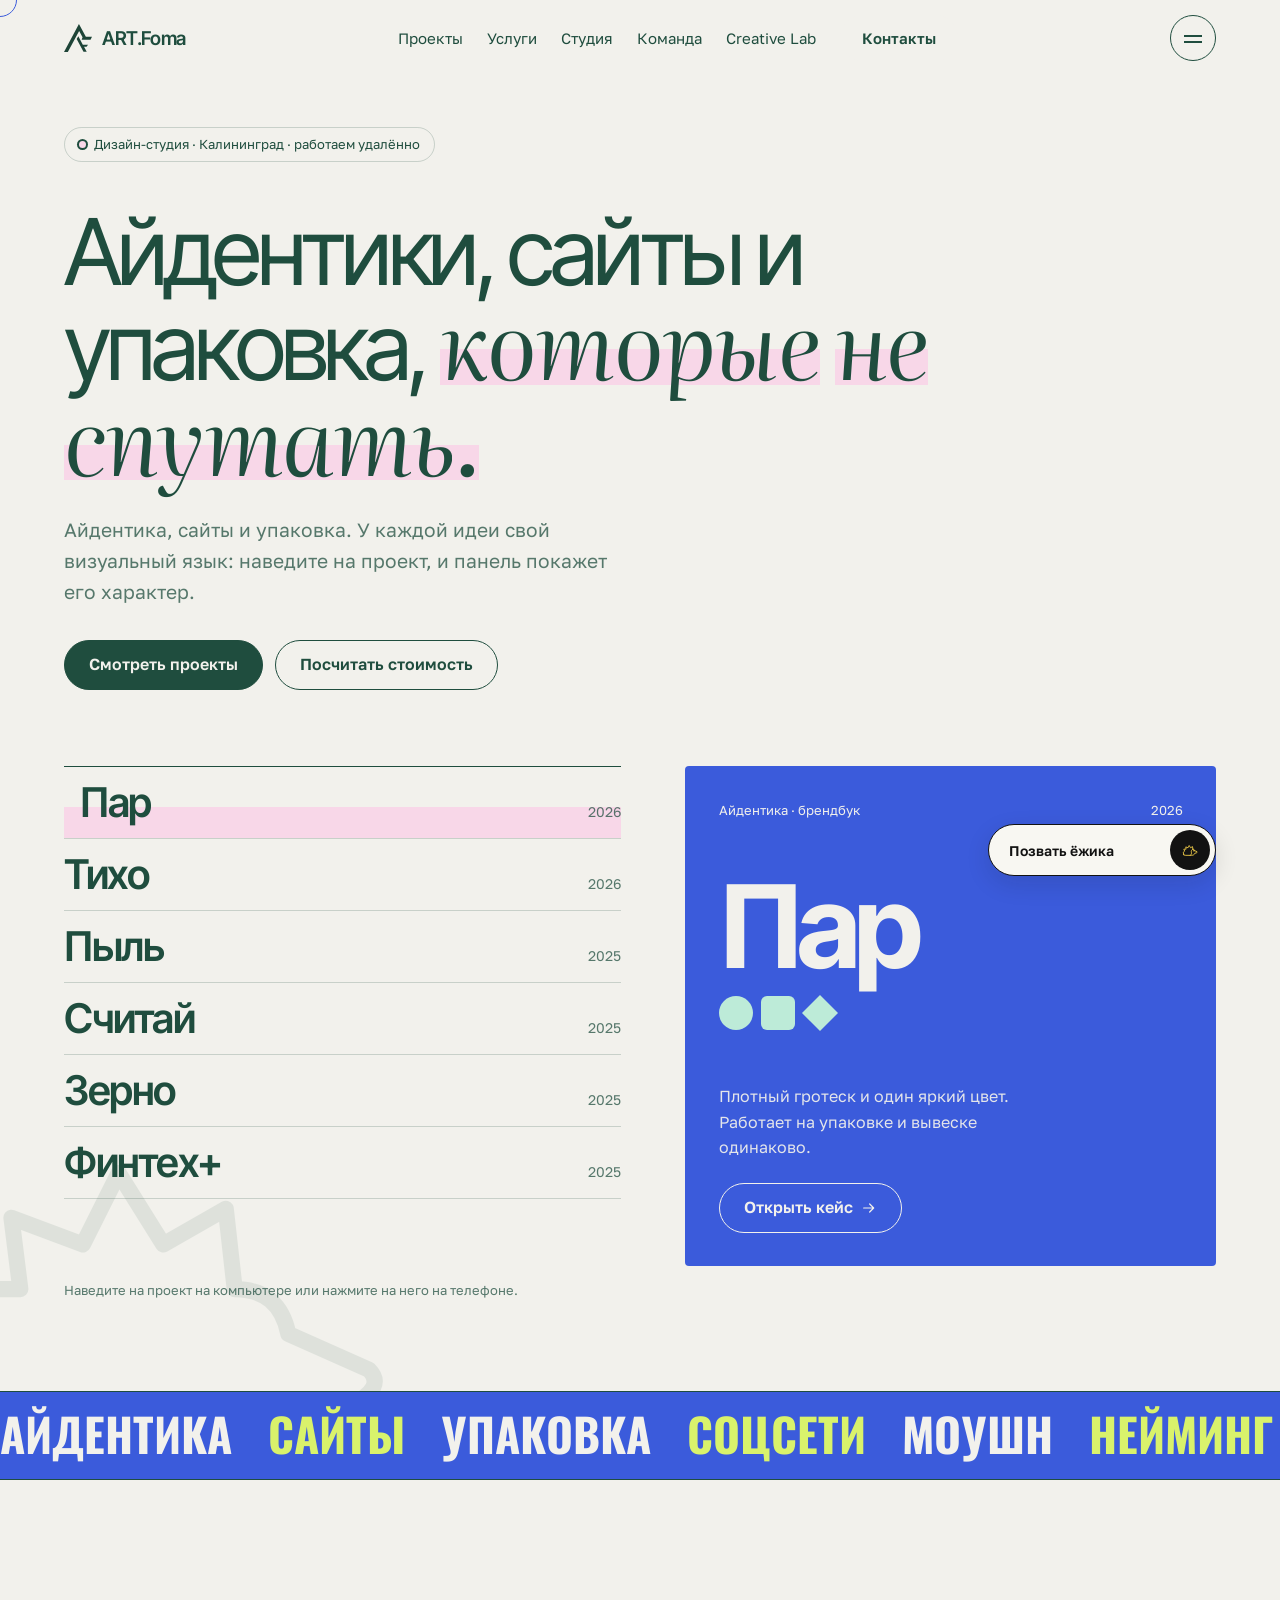
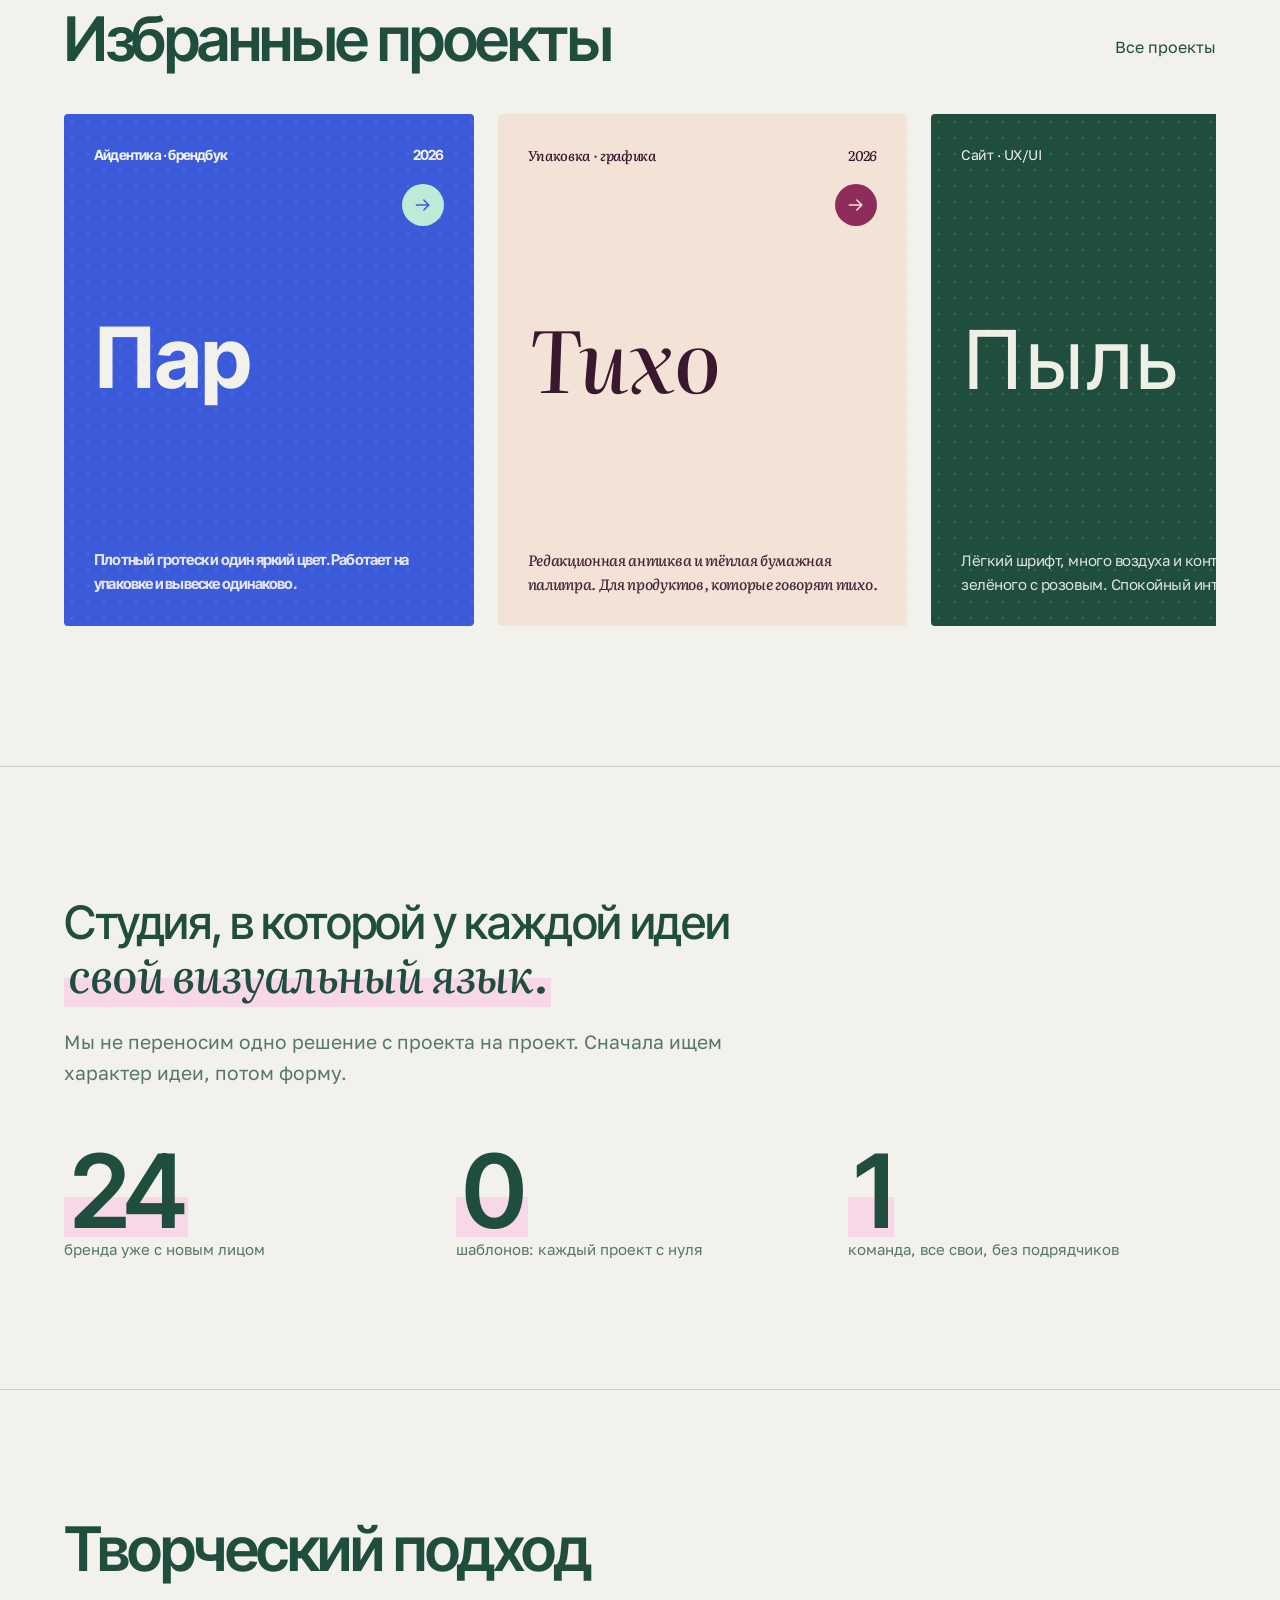
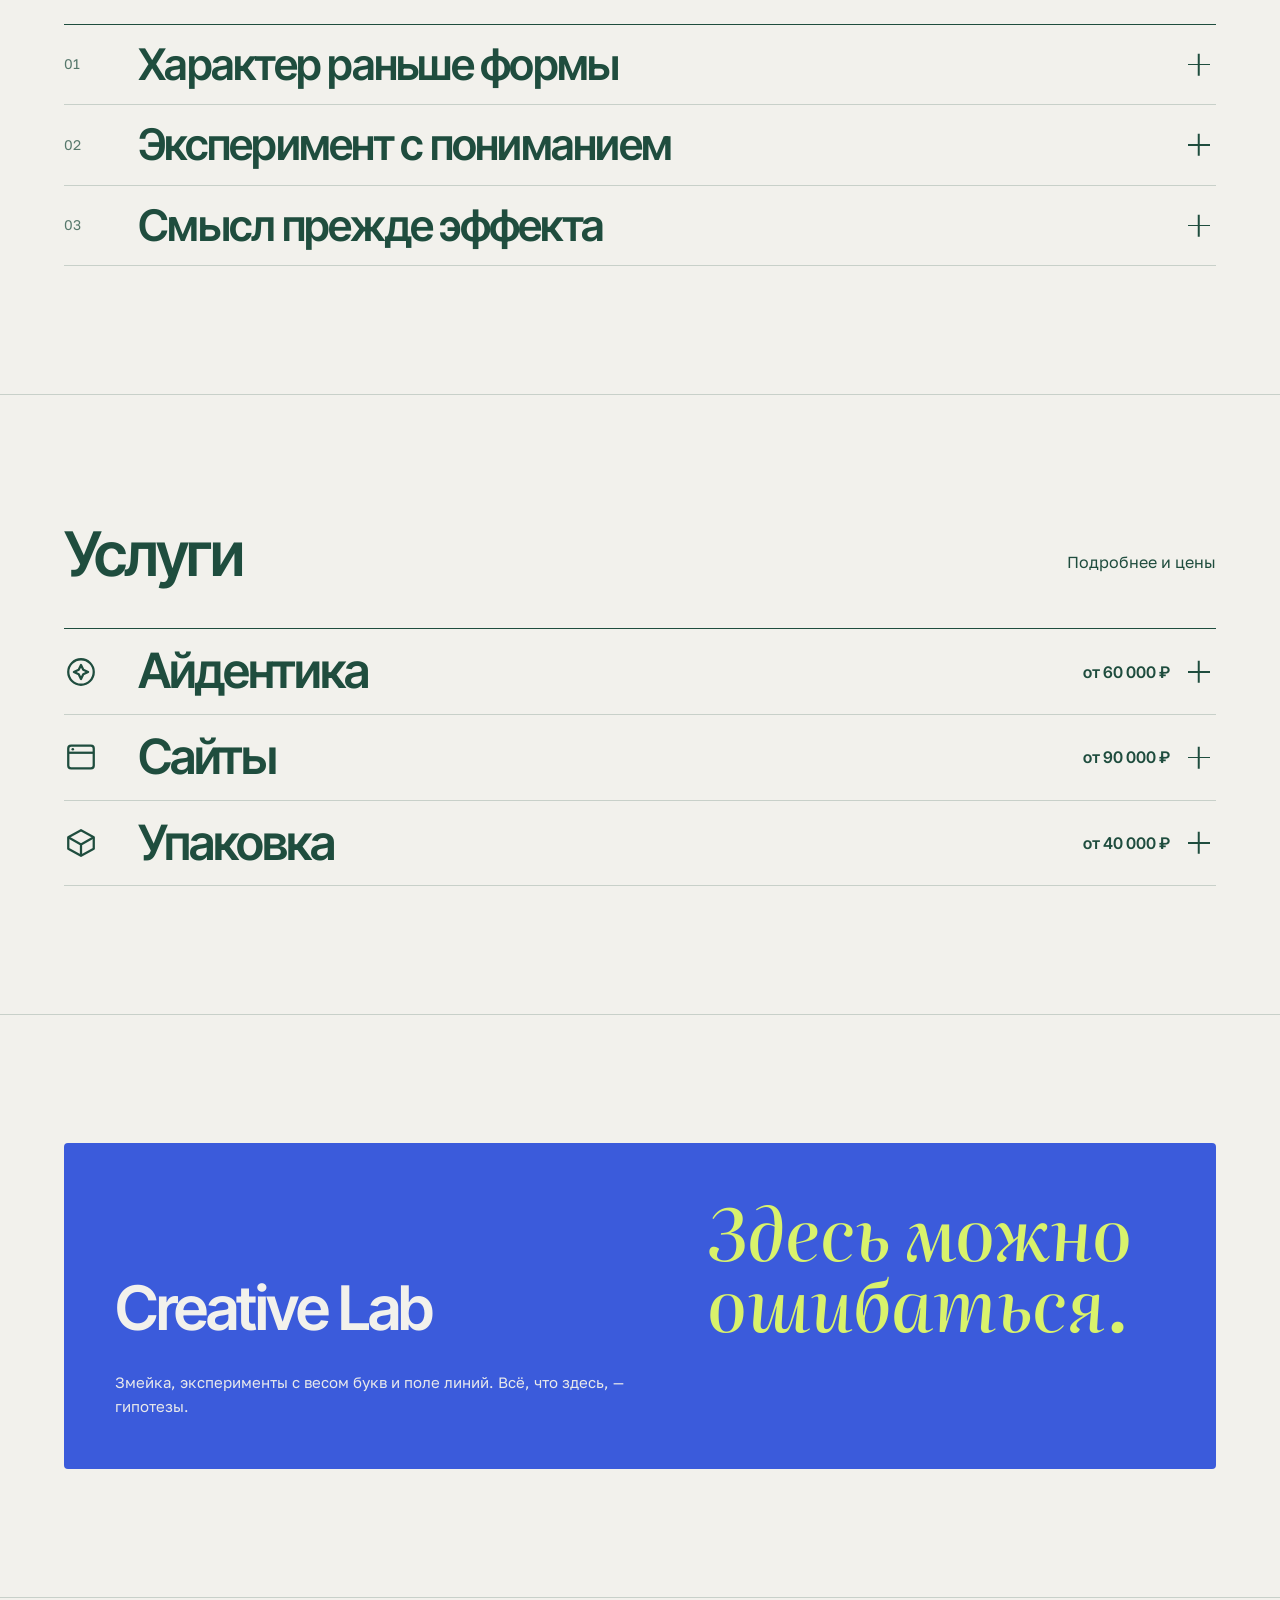
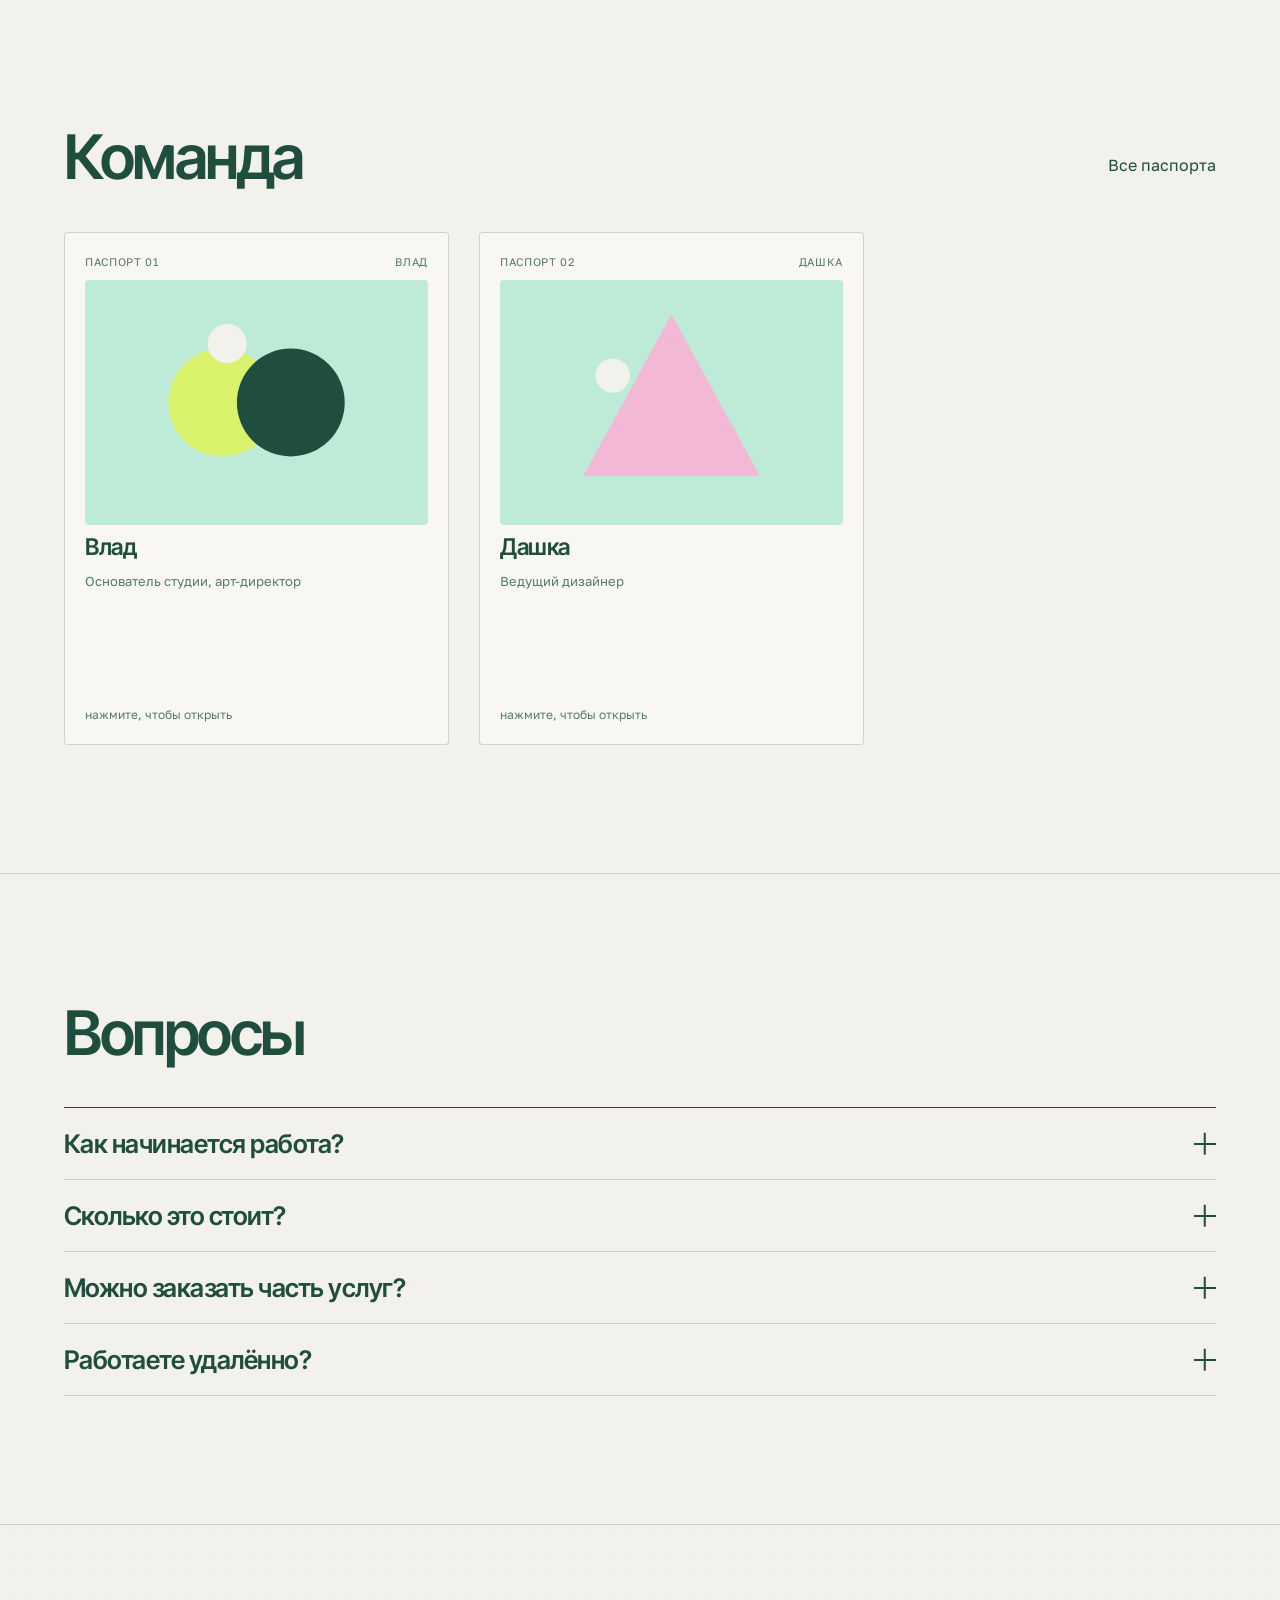
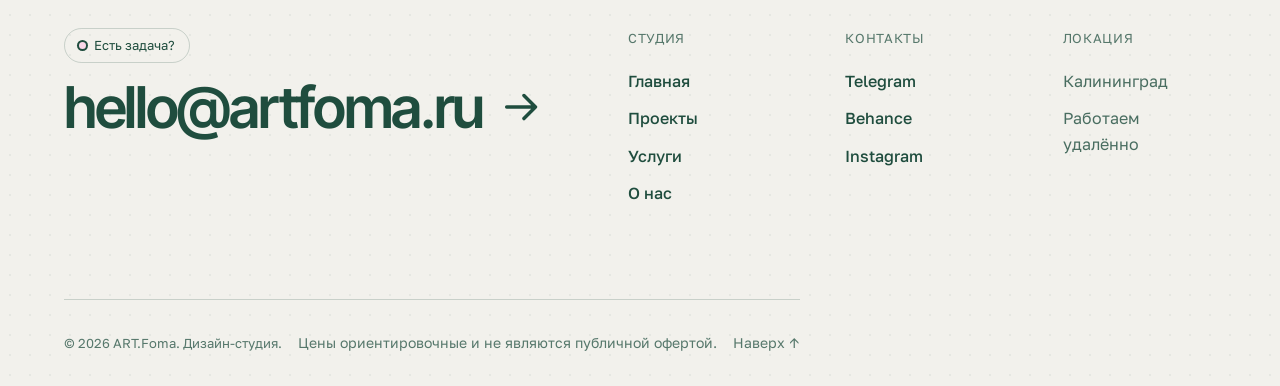
<file: index.html>
<!DOCTYPE html>
<html lang="ru">
<head>
<meta charset="UTF-8">
<meta name="viewport" content="width=device-width,initial-scale=1,viewport-fit=cover">
<title>ART.Foma — дизайн-студия</title>
<meta name="description" content="ART.Foma — дизайн-студия. Айдентика, сайты и упаковка для тех, кто не хочет выглядеть как все.">
<link rel="preconnect" href="https://fonts.googleapis.com">
<link rel="preconnect" href="https://fonts.gstatic.com" crossorigin>
<link href="https://fonts.googleapis.com/css2?family=Inter+Tight:wght@300..800&family=Golos+Text:wght@400..700&family=Literata:ital,wght@0,400..800;1,400..800&family=Oswald:wght@500..700&display=swap" rel="stylesheet">
<link rel="stylesheet" href="css/tokens.css">
<link rel="stylesheet" href="css/base.css">
<link rel="stylesheet" href="css/layout.css">
<link rel="stylesheet" href="css/components.css">
<link rel="stylesheet" href="css/sections.css">
<link rel="stylesheet" href="css/pets.css">
</head>
<body>
<a class="skip" href="#main">К содержимому</a>
<div id="ring" aria-hidden="true"></div>

<header id="hdr">
  <div class="wrap">
    <a class="logo" href="/"><img src="icons/logo/favicon.svg" alt="ART.Foma" class="logo-img"><span>ART.Foma</span></a>
    <nav class="dnav" aria-label="Основная">
      <a href="pages/works.html">Проекты</a>
      <a href="pages/services.html">Услуги</a>
      <a href="pages/studio.html">Студия</a>
      <a href="pages/team.html">Команда</a>
      <a href="pages/lab.html">Creative Lab</a>
      <a href="pages/contacts.html" class="pill">Контакты</a>
    </nav>
    <button class="burger" id="burger" aria-expanded="false" aria-controls="menu" aria-label="Открыть меню"><span></span><span></span></button>
  </div>
</header>

<div class="menu" id="menu" role="dialog" aria-modal="true" aria-label="Меню">
  <ol class="ml">
    <li><a href="/" data-n="начать сначала"><span class="i">01</span>Главная</a></li>
    <li><a href="pages/works.html" data-n="всё, что сделали"><span class="i">02</span>Проекты</a></li>
    <li><a href="pages/services.html" data-n="без «уточняйте в личке»"><span class="i">03</span>Услуги</a></li>
    <li><a href="pages/studio.html" data-n="философия и культура"><span class="i">04</span>Студия</a></li>
    <li><a href="pages/team.html" data-n="кто делает работу"><span class="i">05</span>Команда</a></li>
    <li><a href="pages/lab.html" data-n="здесь можно ошибаться"><span class="i">06</span>Creative Lab</a></li>
    <li><a href="pages/contacts.html" data-n="пишите, отвечаем сами"><span class="i">07</span>Контакты</a></li>
  </ol>
  <div class="note" id="note" aria-hidden="true"></div>
  <div class="menu-foot">
    <span><a href="https://t.me/artfoma">Telegram</a><a href="#">Instagram</a><a href="#">Behance</a></span>
    <a class="pill" href="pages/contacts.html">Написать</a>
  </div>
</div>

<main id="main">
  <!-- HERO -->
  <section class="sec hero">
    <svg class="ghost" viewBox="0 0 206 148" aria-hidden="true"><path d="M11.6006 135.6L3.60059 99.5996L23.6006 83.5996L11.6006 55.5996H43.6006L39.6006 23.5996L71.6006 35.5996L87.6006 3.59961L107.601 35.5996L135.601 19.5996L139.601 55.5996C152.934 55.5996 160.934 62.2663 163.601 75.5996L199.601 91.5996C204.934 96.9329 202.267 102.266 191.601 107.6L171.601 111.6C163.601 132.933 146.267 143.6 119.601 143.6H39.6006C28.9339 143.6 19.6006 140.933 11.6006 135.6Z" fill="none" stroke="#1F4D3E" stroke-width="7.2" stroke-linecap="round" stroke-linejoin="round"/></svg>
    <div class="wrap">
      <span class="eyebrow">Дизайн-студия · Калининград · работаем удалённо</span>
      <h1 class="hx" id="hx" aria-label="Айдентики, сайты и упаковка, которые не спутать."></h1>
      <p class="hero-lead">Айдентика, сайты и упаковка. У каждой идеи свой визуальный язык: наведите на проект, и панель покажет его характер.</p>
      <div class="hero-btns">
        <a href="pages/works.html" class="btn f mag">Смотреть проекты</a>
        <a href="pages/services.html" class="btn mag">Посчитать стоимость</a>
      </div>
      <div class="hero-grid">
        <div class="idx" id="idx"></div>
        <div class="preview" id="pv" aria-live="polite">
          <div class="pk"><span id="pvK"></span><span id="pvY"></span></div>
          <div><div class="pn" id="pvN"></div><div class="pv-bar" aria-hidden="true"><i></i><i></i><i></i></div></div>
          <div><p class="pc" id="pvC"></p><a class="btn" id="pvB" href="pages/case.html">Открыть кейс <svg class="ic" aria-hidden="true"><use href="#i-arr"/></svg></a></div>
        </div>
      </div>
      <p class="preview-cap">Наведите на проект на компьютере или нажмите на него на телефоне.</p>
    </div>
  </section>

  <!-- БЕГУЩАЯ СТРОКА -->
  <div class="marq" aria-hidden="true"><div class="marq-in"><span>Айдентика</span><span>Сайты</span><span>Упаковка</span><span>Соцсети</span><span>Моушн</span><span>Нейминг</span><span>Гайдлайны</span><span>Иллюстрации</span><span>Айдентика</span><span>Сайты</span><span>Упаковка</span><span>Соцсети</span><span>Моушн</span><span>Нейминг</span><span>Гайдлайны</span><span>Иллюстрации</span></div></div>

  <!-- ИЗБРАННЫЕ ПРОЕКТЫ -->
  <div class="sec">
    <div class="wrap">
      <div class="rowhead" data-r>
        <h2 class="h2">Избранные проекты</h2>
        <a href="pages/works.html" class="link">Все проекты</a>
      </div>
      <div class="track" id="trackHome"></div>
    </div>
  </div>

  <!-- МАНИФЕСТ И ЦИФРЫ -->
  <div class="sec">
    <div class="wrap">
      <p class="manifest" data-r>Студия, в которой у каждой идеи <em>свой визуальный язык.</em></p>
      <p class="lead" data-r>Мы не переносим одно решение с проекта на проект. Сначала ищем характер идеи, потом форму.</p>
      <div class="facts" style="margin-top:56px">
        <div class="fact" data-r><b data-count="24">24</b><span>бренда уже с новым лицом</span></div>
        <div class="fact" data-r="2"><b>0</b><span>шаблонов: каждый проект с нуля</span></div>
        <div class="fact" data-r="3"><b>1</b><span>команда, все свои, без подрядчиков</span></div>
      </div>
    </div>
  </div>

  <!-- ПОДХОД -->
  <div class="sec">
    <div class="wrap">
      <div class="rowhead" data-r><h2 class="h2">Творческий подход</h2></div>
      <div class="approach" data-r id="approachRoot"></div>
    </div>
  </div>

  <!-- УСЛУГИ (Рендерится скриптом) -->
  <div class="sec">
    <div class="wrap">
      <div class="rowhead" data-r>
        <h2 class="h2">Услуги</h2>
        <a href="pages/services.html" class="link">Подробнее и цены</a>
      </div>
      <div class="svc" data-r id="svcHomeRoot"></div>
    </div>
  </div>

  <!-- CREATIVE LAB (ТИЗЕР) -->
  <div class="sec">
    <div class="wrap">
      <a href="pages/lab.html" class="lab-teaser" data-r>
        <span class="h2">Creative Lab</span>
        <span class="bigtxt">Здесь можно ошибаться.</span>
        <span class="sm">Змейка, эксперименты с весом букв и поле линий. Всё, что здесь, — гипотезы.</span>
      </a>
    </div>
  </div>

  <!-- КОМАНДА (Превью) -->
  <div class="sec">
    <div class="wrap">
      <div class="rowhead" data-r>
        <h2 class="h2">Команда</h2>
        <a href="pages/team.html" class="link">Все паспорта</a>
      </div>
      <div class="passports" id="passHome" data-r></div>
    </div>
  </div>

  <!-- ВОПРОСЫ -->
  <div class="sec">
    <div class="wrap">
      <div class="rowhead" data-r><h2 class="h2">Вопросы</h2></div>
      <div class="faq" data-r id="faqRoot"></div>
    </div>
  </div>
</main>

<footer class="site-footer">
  <div class="wrap">
    <div class="footer-top">
      <div class="footer-cta" data-r>
        <span class="eyebrow">Есть задача?</span>
        <a class="footer-mail mag" href="mailto:hello@artfoma.ru"><span>hello@artfoma.ru</span><svg class="ic" aria-hidden="true"><use href="#i-arr"/></svg></a>
      </div>
      <div class="footer-grid">
        <div class="footer-col">
          <span class="footer-title">Студия</span>
          <a href="/">Главная</a><a href="pages/works.html">Проекты</a><a href="pages/services.html">Услуги</a><a href="pages/studio.html">О нас</a>
        </div>
        <div class="footer-col">
          <span class="footer-title">Контакты</span>
          <a href="https://t.me/artfoma">Telegram</a><a href="#">Behance</a><a href="#">Instagram</a>
        </div>
        <div class="footer-col">
          <span class="footer-title">Локация</span>
          <span class="footer-text">Калининград</span><span class="footer-text">Работаем удалённо</span>
        </div>
      </div>
    </div>
    <div class="footer-bottom">
      <span>© 2026 ART.Foma. Дизайн-студия.</span>
      <span class="small">Цены ориентировочные и не являются публичной офертой.</span>
      <a class="link" href="#" onclick="window.scrollTo({top:0,behavior:'smooth'});return false;" style="min-height:auto;font-size:14px">Наверх ↑</a>
    </div>
  </div>
</footer>

<aside class="dock" id="dock">
  <button class="dock-tg" id="dockTg" role="switch" aria-checked="false" aria-controls="pet" type="button"><span class="dt-txt"><span class="t-off">Позвать ёжика</span><span class="t-on">Спрятать ёжика</span></span><span class="knob" aria-hidden="true"><svg viewBox="0 0 80 80"><use href="#hogGlyph"/></svg></span></button>
  <div class="pet" id="pet" role="button" tabindex="0" aria-label="Ёжик студии.">
    <div class="bubble" id="bubble" aria-live="polite">Привет!</div>
    <svg class="hg" id="hg" viewBox="0 0 80 80" aria-hidden="true">
      <circle class="bg" cx="40" cy="40" r="40"/>
      <path class="ln" d="M23.5 52.75L22 46L25.75 43L23.5 37.75H29.5L28.75 31.75L34.75 34L37.75 28L41.5 34L46.75 31L47.5 37.75C50 37.75 51.5 39 52 41.5L58.75 44.5C59.75 45.5 59.25 46.5 57.25 47.5L53.5 48.25C52 52.25 48.75 54.25 43.75 54.25H28.75C26.75 54.25 25 53.75 23.5 52.75Z"/>
      <path class="ln" d="M47.5 37.75C44 39.75 42.75 42.5 43.75 46C44.75 49 43.75 51.75 40.75 54.25"/>
      <circle class="eyeDot" id="eyeDot" cx="50.5" cy="42.25" r="1.5"/>
      <path id="eyeClosed" d="M48.6 42.6Q50.5 44.3 52.4 42.6" fill="none" stroke="var(--fgc)" stroke-width="1.35" stroke-linecap="round" opacity="0"/>
      <text class="zz" x="60" y="20" font-size="7" font-weight="700" fill="var(--fgc)" font-family="Inter Tight">z</text>
      <text class="zz z2" x="66" y="13" font-size="5" font-weight="700" fill="var(--fgc)" font-family="Inter Tight">z</text>
    </svg>
    <div class="tray" id="tray" role="group" aria-label="Еда для ежика">
      <button data-food="apple" aria-pressed="false" aria-label="Яблоко" type="button"><svg class="ic food" aria-hidden="true"><use href="#i-apple"/></svg></button>
      <button data-food="berry" aria-pressed="false" aria-label="Ягоды" type="button"><svg class="ic food" aria-hidden="true"><use href="#i-berry"/></svg></button>
      <button data-food="worm" aria-pressed="false" aria-label="Червьячок" type="button"><svg class="ic food" aria-hidden="true"><use href="#i-worm"/></svg></button>
    </div>
    <div class="stat"><div><span>Сытость: </span><span id="statTxt">сыт</span></div><div class="bar"><i id="hungerBar"></i></div></div>
  </div>
</aside>

<nav class="bnav" aria-label="Мобильная навигация">
  <a href="pages/works.html"><i>01</i>Проекты</a>
  <a href="pages/services.html"><i>02</i>Услуги</a>
  <a href="pages/lab.html"><i>03</i>Lab</a>
  <a href="pages/contacts.html"><i>04</i>Контакты</a>
</nav>

<svg width="0" height="0" style="position:absolute" aria-hidden="true">
  <symbol id="i-arr" viewBox="0 0 24 24"><path d="M4 12h15M13 6l6 6-6 6" fill="none" stroke="currentColor" stroke-width="1.8" stroke-linecap="round" stroke-linejoin="round"/></symbol>
  <symbol id="i-back" viewBox="0 0 24 24"><path d="M20 12H5M11 6l-6 6 6 6" fill="none" stroke="currentColor" stroke-width="1.8" stroke-linecap="round" stroke-linejoin="round"/></symbol>
  <symbol id="i-heart" viewBox="0 0 24 24"><path d="M12 20s-7-4.4-7-10a4 4 0 0 1 7-2.6A4 4 0 0 1 19 10c0 5.6-7 10-7 10z" fill="currentColor"/></symbol>
  <symbol id="i-apple" viewBox="0 0 40 40"><path d="M20 13c-6-4-15 0-14 9 1 8 8 15 14 13 6 2 13-5 14-13 1-9-8-13-14-9z" fill="none" stroke="currentColor" stroke-width="2.2" stroke-linejoin="round"/><path d="M20 13c0-4 2-6 5-7" fill="none" stroke="currentColor" stroke-width="2.2" stroke-linecap="round"/><path d="M14 22c1 2 2 3 3 3" fill="none" stroke="currentColor" stroke-width="2" stroke-linecap="round"/></symbol>
  <symbol id="i-berry" viewBox="0 0 40 40"><circle cx="15" cy="22" r="7" fill="none" stroke="currentColor" stroke-width="2.2"/><circle cx="26" cy="20" r="7" fill="none" stroke="currentColor" stroke-width="2.2"/><circle cx="20" cy="30" r="5.5" fill="none" stroke="currentColor" stroke-width="2.2"/><path d="M17 13c1-3 3-4 6-4" fill="none" stroke="currentColor" stroke-width="2.2" stroke-linecap="round"/></symbol>
  <symbol id="i-worm" viewBox="0 0 40 40"><path d="M5 28c4-2 3-8 8-8s4 8 9 8 4-10 9-10 3 4 4 2" fill="none" stroke="currentColor" stroke-width="2.4" stroke-linecap="round" stroke-linejoin="round"/></symbol>
  <symbol id="hogGlyph" viewBox="0 0 80 80"><path d="M23.5 52.75L22 46L25.75 43L23.5 37.75H29.5L28.75 31.75L34.75 34L37.75 28L41.5 34L46.75 31L47.5 37.75C50 37.75 51.5 39 52 41.5L58.75 44.5C59.75 45.5 59.25 46.5 57.25 47.5L53.5 48.25C52 52.25 48.75 54.25 43.75 54.25H28.75C26.75 54.25 25 53.75 23.5 52.75Z" fill="none" stroke="currentColor" stroke-width="2.2" stroke-linecap="round" stroke-linejoin="round"/><path d="M47.5 37.75C44 39.75 42.75 42.5 43.75 46C44.75 49 43.75 51.75 40.75 54.25" fill="none" stroke="currentColor" stroke-width="2.2" stroke-linecap="round" stroke-linejoin="round"/><circle cx="50.5" cy="42.25" r="2" fill="currentColor"/></symbol>
  <symbol id="i-ident" viewBox="0 0 24 24"><circle cx="12" cy="12" r="9" fill="none" stroke="currentColor" stroke-width="1.6"/><path d="M12 7l1.6 3.4L17 12l-3.4 1.6L12 17l-1.6-3.4L7 12l3.4-1.6z" fill="none" stroke="currentColor" stroke-width="1.6" stroke-linejoin="round"/></symbol>
  <symbol id="i-web" viewBox="0 0 24 24"><rect x="3" y="4" width="18" height="16" rx="2" fill="none" stroke="currentColor" stroke-width="1.6"/><path d="M3 9h18" stroke="currentColor" stroke-width="1.6"/><circle cx="6.2" cy="6.5" r=".9" fill="currentColor"/></symbol>
  <symbol id="i-pack" viewBox="0 0 24 24"><path d="M3 8l9-5 9 5v8l-9 5-9-5z" fill="none" stroke="currentColor" stroke-width="1.6" stroke-linejoin="round"/><path d="M3 8l9 5 9-5M12 13v8" fill="none" stroke="currentColor" stroke-width="1.6" stroke-linejoin="round"/></symbol>
  <symbol id="i-social" viewBox="0 0 24 24"><rect x="4" y="4" width="7" height="7" rx="1.5" fill="none" stroke="currentColor" stroke-width="1.6"/><rect x="13" y="4" width="7" height="7" rx="1.5" fill="none" stroke="currentColor" stroke-width="1.6"/><rect x="4" y="13" width="7" height="7" rx="1.5" fill="none" stroke="currentColor" stroke-width="1.6"/><rect x="13" y="13" width="7" height="7" rx="1.5" fill="none" stroke="currentColor" stroke-width="1.6"/></symbol>
  <symbol id="i-motion" viewBox="0 0 24 24"><circle cx="12" cy="12" r="9" fill="none" stroke="currentColor" stroke-width="1.6"/><path d="M10 8.5v7l6-3.5z" fill="currentColor"/></symbol>
  <symbol id="i-mail" viewBox="0 0 24 24"><rect x="3" y="5" width="18" height="14" rx="2" fill="none" stroke="currentColor" stroke-width="1.6"/><path d="M3 7l9 6 9-6" fill="none" stroke="currentColor" stroke-width="1.6" stroke-linejoin="round"/></symbol>
  <symbol id="i-tg" viewBox="0 0 24 24"><path d="M21 4L3 11l6 2 2 6 3-4 5 4z" fill="none" stroke="currentColor" stroke-width="1.6" stroke-linejoin="round"/></symbol>
  <symbol id="i-pin" viewBox="0 0 24 24"><path d="M12 21s-7-6.2-7-11a7 7 0 0 1 14 0c0 4.8-7 11-7 11z" fill="none" stroke="currentColor" stroke-width="1.6" stroke-linejoin="round"/><circle cx="12" cy="10" r="2.5" fill="none" stroke="currentColor" stroke-width="1.6"/></symbol>
</svg>

<script type="module" src="js/main.js"></script>
</body>
</html>
</file>
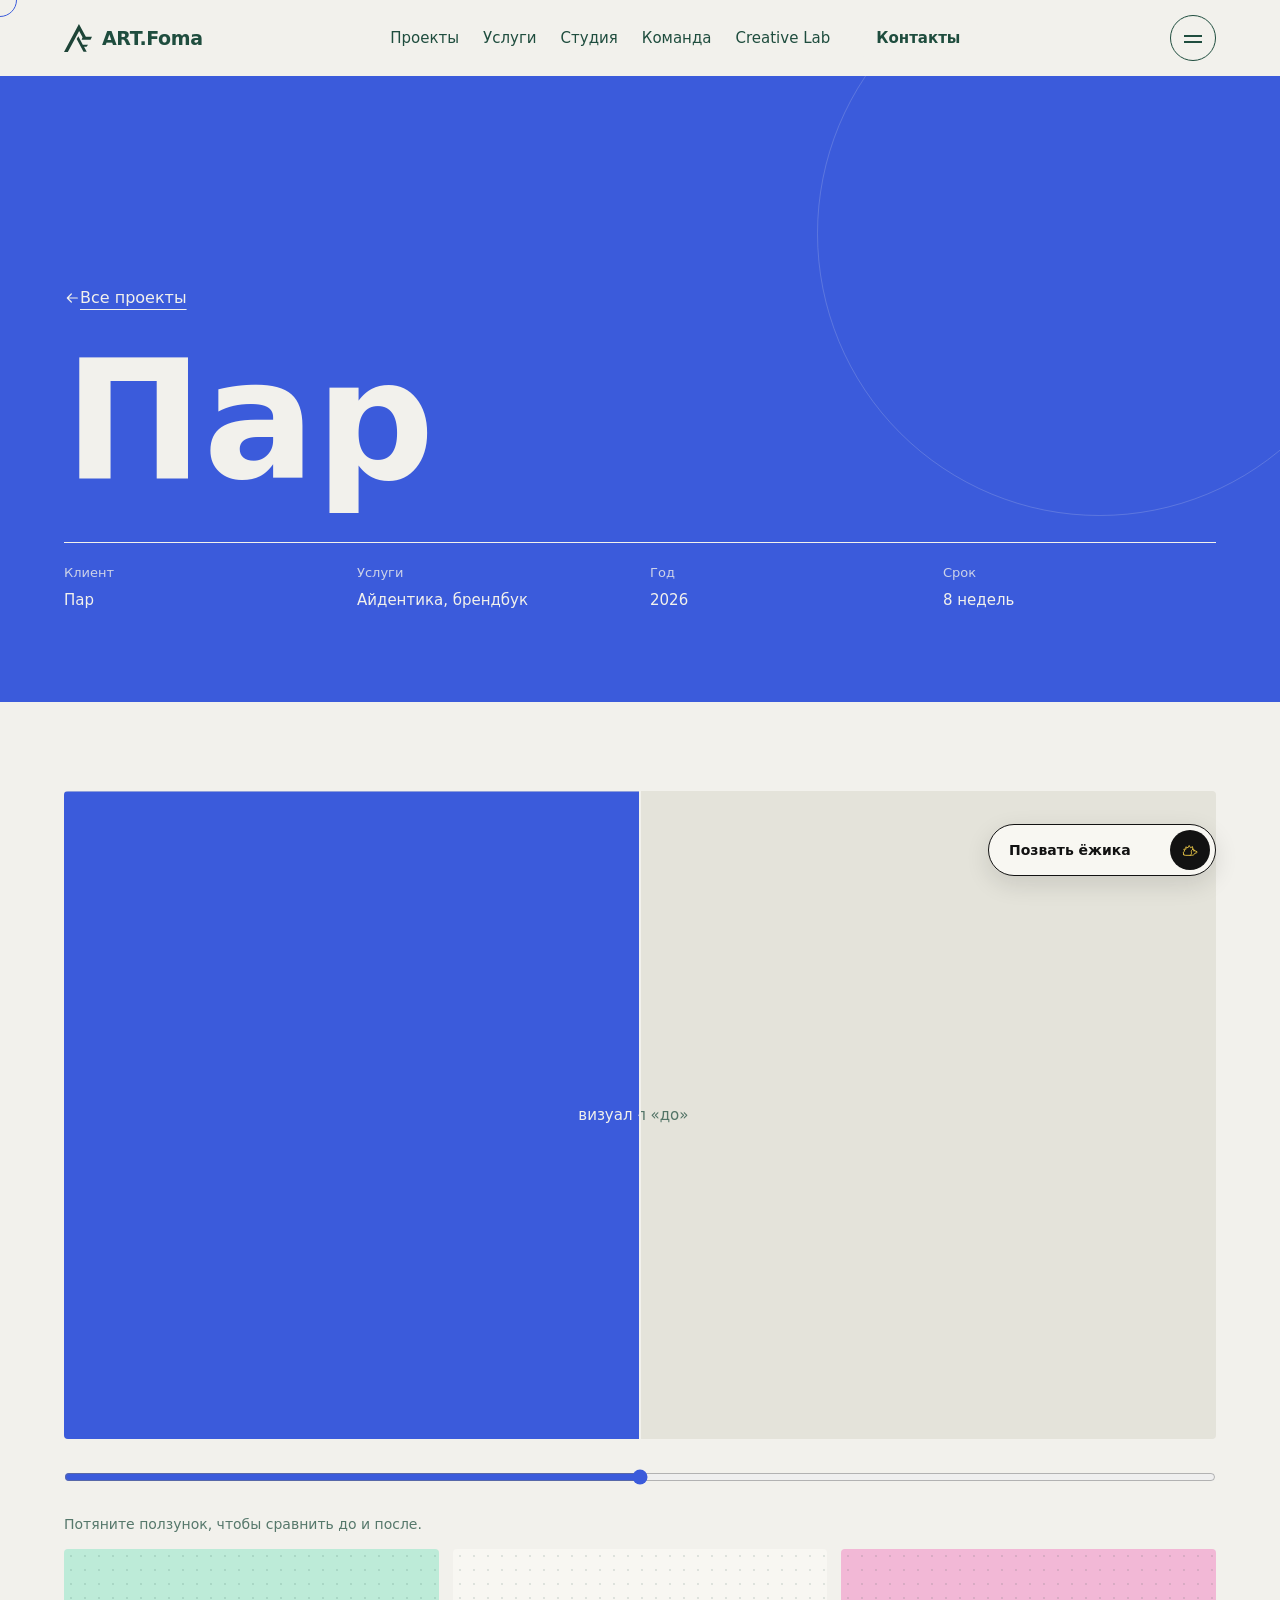
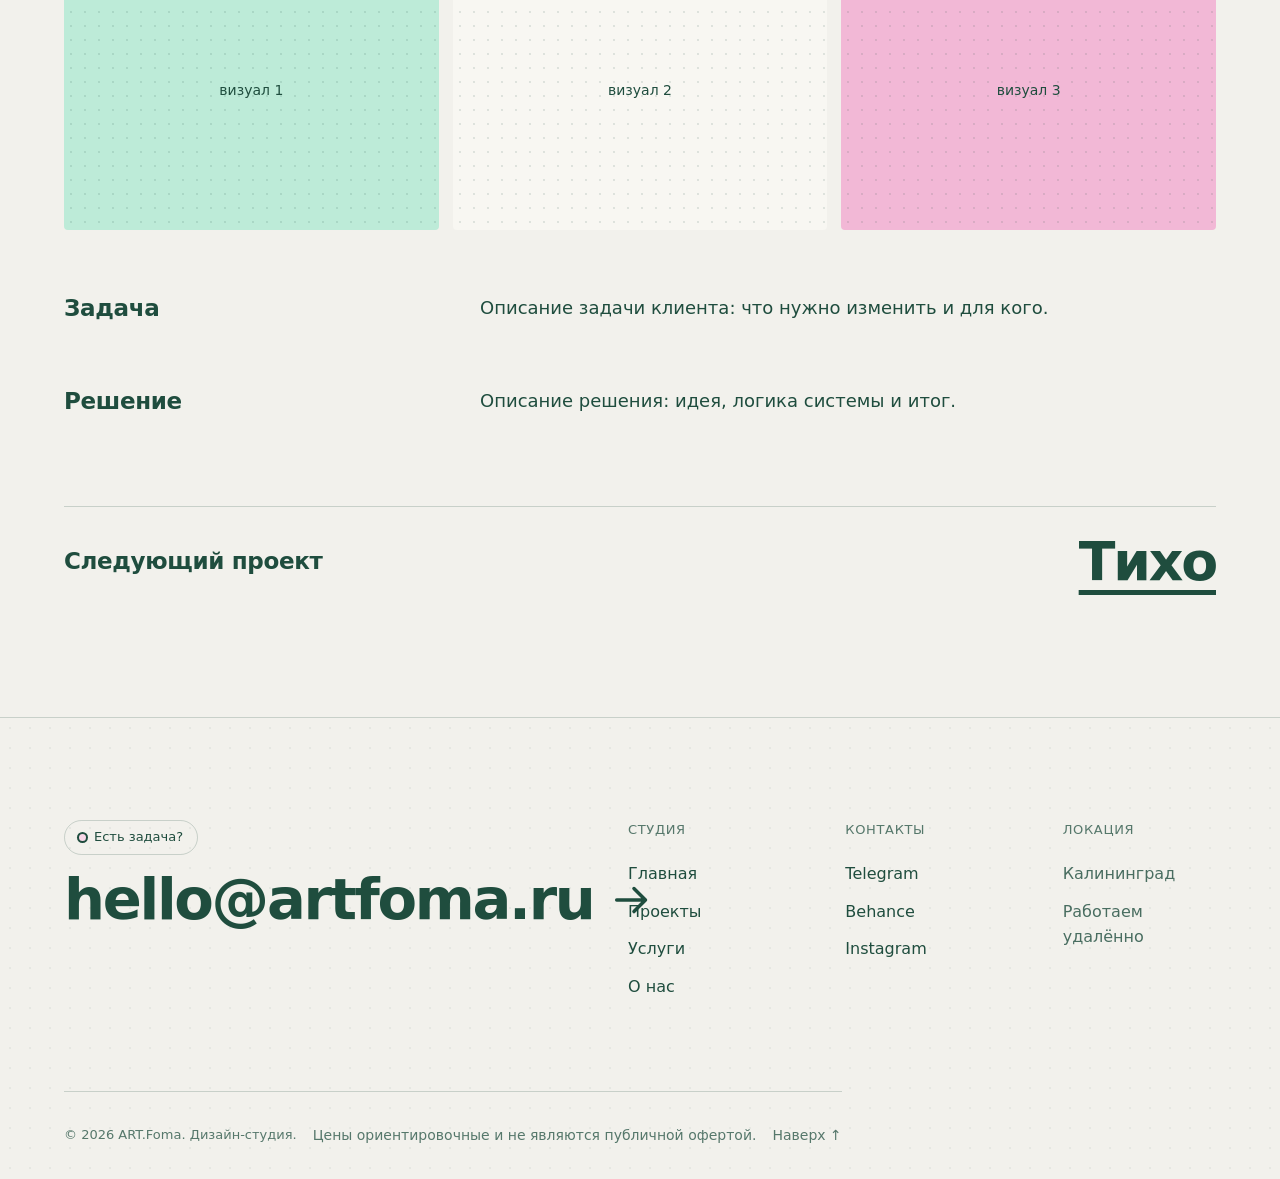
<file: pages/case.html>
<!DOCTYPE html>
<html lang="ru">
<head>
<meta charset="UTF-8">
<meta name="viewport" content="width=device-width,initial-scale=1,viewport-fit=cover">
<title>Кейс — ART.Foma</title>
<link rel="stylesheet" href="../css/tokens.css">
<link rel="stylesheet" href="../css/base.css">
<link rel="stylesheet" href="../css/layout.css">
<link rel="stylesheet" href="../css/components.css">
<link rel="stylesheet" href="../css/sections.css">
<link rel="stylesheet" href="../css/pets.css">
</head>
<body>
<a class="skip" href="#main">К содержимому</a>
<div id="ring" aria-hidden="true"></div>

<header id="hdr">
  <div class="wrap">
    <a class="logo" href="../index.html"><img src="../icons/logo/favicon.svg" alt="ART.Foma" class="logo-img"><span>ART.Foma</span></a>
    <nav class="dnav">
      <a href="works.html">Проекты</a>
      <a href="services.html">Услуги</a>
      <a href="studio.html">Студия</a>
      <a href="team.html">Команда</a>
      <a href="lab.html">Creative Lab</a>
      <a href="contacts.html" class="pill">Контакты</a>
    </nav>
    <button class="burger" id="burger" aria-expanded="false" aria-controls="menu" aria-label="Открыть меню"><span></span><span></span></button>
  </div>
</header>

<div class="menu" id="menu" role="dialog" aria-modal="true" aria-label="Меню">
  <ol class="ml">
    <li><a href="../index.html" data-n="начать сначала"><span class="i">01</span>Главная</a></li>
    <li><a href="works.html" data-n="всё, что сделали"><span class="i">02</span>Проекты</a></li>
    <li><a href="services.html" data-n="без «уточняйте в личке»"><span class="i">03</span>Услуги</a></li>
    <li><a href="studio.html" data-n="философия и культура"><span class="i">04</span>Студия</a></li>
    <li><a href="team.html" data-n="кто делает работу"><span class="i">05</span>Команда</a></li>
    <li><a href="lab.html" data-n="здесь можно ошибаться"><span class="i">06</span>Creative Lab</a></li>
    <li><a href="contacts.html" data-n="пишите, отвечаем сами"><span class="i">07</span>Контакты</a></li>
  </ol>
  <div class="note" id="note" aria-hidden="true"></div>
  <div class="menu-foot">
    <span><a href="https://t.me/artfoma">Telegram</a><a href="#">Instagram</a><a href="#">Behance</a></span>
    <a class="pill" href="contacts.html">Написать</a>
  </div>
</div>

<main id="main">
  <div class="case-hero" id="caseHero">
    <div class="wrap">
      <a class="back" href="works.html"><svg class="ic" aria-hidden="true"><use href="#i-back"/></svg> Все проекты</a>
      <h1 class="ct" id="cTitle"></h1>
      <div class="meta">
        <div><b>Клиент</b><span id="cClient"></span></div>
        <div><b>Услуги</b><span id="cSrv"></span></div>
        <div><b>Год</b><span id="cYear"></span></div>
        <div><b>Срок</b><span id="cTime"></span></div>
      </div>
    </div>
  </div>
  <div class="sec" style="padding-top:clamp(56px,7vw,100px)">
    <div class="wrap">
      <div class="ba">
        <div class="lay">визуал «до»</div>
        <div class="after" id="after"><div class="lay">визуал «после»</div></div>
        <div class="line" id="line"></div>
      </div>
      <input class="cmp" type="range" min="0" max="100" value="50" id="cmp" aria-label="Положение разделителя до и после">
      <p class="small" style="margin-top:6px">Потяните ползунок, чтобы сравнить до и после.</p>
      <div class="gal" aria-hidden="true"><div>визуал 1</div><div>визуал 2</div><div>визуал 3</div></div>
      <div class="cols"><span class="h3">Задача</span><p>Описание задачи клиента: что нужно изменить и для кого.</p></div>
      <div class="cols"><span class="h3">Решение</span><p>Описание решения: идея, логика системы и итог.</p></div>
      <div class="next"><span class="h3">Следующий проект</span><a id="cNext" href="#"></a></div>
    </div>
  </div>
</main>

<footer class="site-footer">
  <div class="wrap">
    <div class="footer-top">
      <div class="footer-cta" data-r>
        <span class="eyebrow">Есть задача?</span>
        <a class="footer-mail mag" href="mailto:hello@artfoma.ru"><span>hello@artfoma.ru</span><svg class="ic" aria-hidden="true"><use href="#i-arr"/></svg></a>
      </div>
      <div class="footer-grid">
        <div class="footer-col"><span class="footer-title">Студия</span><a href="../index.html">Главная</a><a href="works.html">Проекты</a><a href="services.html">Услуги</a><a href="studio.html">О нас</a></div>
        <div class="footer-col"><span class="footer-title">Контакты</span><a href="https://t.me/artfoma">Telegram</a><a href="#">Behance</a><a href="#">Instagram</a></div>
        <div class="footer-col"><span class="footer-title">Локация</span><span class="footer-text">Калининград</span><span class="footer-text">Работаем удалённо</span></div>
      </div>
    </div>
    <div class="footer-bottom">
      <span>© 2026 ART.Foma. Дизайн-студия.</span>
      <span class="small">Цены ориентировочные и не являются публичной офертой.</span>
      <a class="link" href="#" onclick="window.scrollTo({top:0,behavior:'smooth'});return false;" style="min-height:auto;font-size:14px">Наверх ↑</a>
    </div>
  </div>
</footer>

<aside class="dock" id="dock">
  <button class="dock-tg" id="dockTg" role="switch" aria-checked="false" aria-controls="pet" type="button"><span class="dt-txt"><span class="t-off">Позвать ёжика</span><span class="t-on">Спрятать ёжика</span></span><span class="knob" aria-hidden="true"><svg viewBox="0 0 80 80"><use href="#hogGlyph"/></svg></span></button>
  <div class="pet" id="pet" role="button" tabindex="0" aria-label="Ёжик студии.">
    <div class="bubble" id="bubble" aria-live="polite">Привет!</div>
    <svg class="hg" id="hg" viewBox="0 0 80 80" aria-hidden="true">
      <circle class="bg" cx="40" cy="40" r="40"/>
      <path class="ln" d="M23.5 52.75L22 46L25.75 43L23.5 37.75H29.5L28.75 31.75L34.75 34L37.75 28L41.5 34L46.75 31L47.5 37.75C50 37.75 51.5 39 52 41.5L58.75 44.5C59.75 45.5 59.25 46.5 57.25 47.5L53.5 48.25C52 52.25 48.75 54.25 43.75 54.25H28.75C26.75 54.25 25 53.75 23.5 52.75Z"/>
      <path class="ln" d="M47.5 37.75C44 39.75 42.75 42.5 43.75 46C44.75 49 43.75 51.75 40.75 54.25"/>
      <circle class="eyeDot" id="eyeDot" cx="50.5" cy="42.25" r="1.5"/>
      <path id="eyeClosed" d="M48.6 42.6Q50.5 44.3 52.4 42.6" fill="none" stroke="var(--fgc)" stroke-width="1.35" stroke-linecap="round" opacity="0"/>
      <text class="zz" x="60" y="20" font-size="7" font-weight="700" fill="var(--fgc)" font-family="Inter Tight">z</text>
      <text class="zz z2" x="66" y="13" font-size="5" font-weight="700" fill="var(--fgc)" font-family="Inter Tight">z</text>
    </svg>
    <div class="tray" id="tray" role="group" aria-label="Еда для ежика">
      <button data-food="apple" aria-pressed="false" aria-label="Яблоко" type="button"><svg class="ic food" aria-hidden="true"><use href="#i-apple"/></svg></button>
      <button data-food="berry" aria-pressed="false" aria-label="Ягоды" type="button"><svg class="ic food" aria-hidden="true"><use href="#i-berry"/></svg></button>
      <button data-food="worm" aria-pressed="false" aria-label="Червьячок" type="button"><svg class="ic food" aria-hidden="true"><use href="#i-worm"/></svg></button>
    </div>
    <div class="stat"><div><span>Сытость: </span><span id="statTxt">сыт</span></div><div class="bar"><i id="hungerBar"></i></div></div>
  </div>
</aside>
<nav class="bnav" aria-label="Мобильная навигация">
  <a href="works.html"><i>01</i>Проекты</a>
  <a href="services.html"><i>02</i>Услуги</a>
  <a href="lab.html"><i>03</i>Lab</a>
  <a href="contacts.html"><i>04</i>Контакты</a>
</nav>

<svg width="0" height="0" style="position:absolute" aria-hidden="true">
  <symbol id="i-arr" viewBox="0 0 24 24"><path d="M4 12h15M13 6l6 6-6 6" fill="none" stroke="currentColor" stroke-width="1.8" stroke-linecap="round" stroke-linejoin="round"/></symbol>
  <symbol id="i-back" viewBox="0 0 24 24"><path d="M20 12H5M11 6l-6 6 6 6" fill="none" stroke="currentColor" stroke-width="1.8" stroke-linecap="round" stroke-linejoin="round"/></symbol>
  <symbol id="i-heart" viewBox="0 0 24 24"><path d="M12 20s-7-4.4-7-10a4 4 0 0 1 7-2.6A4 4 0 0 1 19 10c0 5.6-7 10-7 10z" fill="currentColor"/></symbol>
  <symbol id="i-apple" viewBox="0 0 40 40"><path d="M20 13c-6-4-15 0-14 9 1 8 8 15 14 13 6 2 13-5 14-13 1-9-8-13-14-9z" fill="none" stroke="currentColor" stroke-width="2.2" stroke-linejoin="round"/><path d="M20 13c0-4 2-6 5-7" fill="none" stroke="currentColor" stroke-width="2.2" stroke-linecap="round"/><path d="M14 22c1 2 2 3 3 3" fill="none" stroke="currentColor" stroke-width="2" stroke-linecap="round"/></symbol>
  <symbol id="i-berry" viewBox="0 0 40 40"><circle cx="15" cy="22" r="7" fill="none" stroke="currentColor" stroke-width="2.2"/><circle cx="26" cy="20" r="7" fill="none" stroke="currentColor" stroke-width="2.2"/><circle cx="20" cy="30" r="5.5" fill="none" stroke="currentColor" stroke-width="2.2"/><path d="M17 13c1-3 3-4 6-4" fill="none" stroke="currentColor" stroke-width="2.2" stroke-linecap="round"/></symbol>
  <symbol id="i-worm" viewBox="0 0 40 40"><path d="M5 28c4-2 3-8 8-8s4 8 9 8 4-10 9-10 3 4 4 2" fill="none" stroke="currentColor" stroke-width="2.4" stroke-linecap="round" stroke-linejoin="round"/></symbol>
  <symbol id="hogGlyph" viewBox="0 0 80 80"><path d="M23.5 52.75L22 46L25.75 43L23.5 37.75H29.5L28.75 31.75L34.75 34L37.75 28L41.5 34L46.75 31L47.5 37.75C50 37.75 51.5 39 52 41.5L58.75 44.5C59.75 45.5 59.25 46.5 57.25 47.5L53.5 48.25C52 52.25 48.75 54.25 43.75 54.25H28.75C26.75 54.25 25 53.75 23.5 52.75Z" fill="none" stroke="currentColor" stroke-width="2.2" stroke-linecap="round" stroke-linejoin="round"/><path d="M47.5 37.75C44 39.75 42.75 42.5 43.75 46C44.75 49 43.75 51.75 40.75 54.25" fill="none" stroke="currentColor" stroke-width="2.2" stroke-linecap="round" stroke-linejoin="round"/><circle cx="50.5" cy="42.25" r="2" fill="currentColor"/></symbol>
  <symbol id="i-ident" viewBox="0 0 24 24"><circle cx="12" cy="12" r="9" fill="none" stroke="currentColor" stroke-width="1.6"/><path d="M12 7l1.6 3.4L17 12l-3.4 1.6L12 17l-1.6-3.4L7 12l3.4-1.6z" fill="none" stroke="currentColor" stroke-width="1.6" stroke-linejoin="round"/></symbol>
  <symbol id="i-web" viewBox="0 0 24 24"><rect x="3" y="4" width="18" height="16" rx="2" fill="none" stroke="currentColor" stroke-width="1.6"/><path d="M3 9h18" stroke="currentColor" stroke-width="1.6"/><circle cx="6.2" cy="6.5" r=".9" fill="currentColor"/></symbol>
  <symbol id="i-pack" viewBox="0 0 24 24"><path d="M3 8l9-5 9 5v8l-9 5-9-5z" fill="none" stroke="currentColor" stroke-width="1.6" stroke-linejoin="round"/><path d="M3 8l9 5 9-5M12 13v8" fill="none" stroke="currentColor" stroke-width="1.6" stroke-linejoin="round"/></symbol>
  <symbol id="i-social" viewBox="0 0 24 24"><rect x="4" y="4" width="7" height="7" rx="1.5" fill="none" stroke="currentColor" stroke-width="1.6"/><rect x="13" y="4" width="7" height="7" rx="1.5" fill="none" stroke="currentColor" stroke-width="1.6"/><rect x="4" y="13" width="7" height="7" rx="1.5" fill="none" stroke="currentColor" stroke-width="1.6"/><rect x="13" y="13" width="7" height="7" rx="1.5" fill="none" stroke="currentColor" stroke-width="1.6"/></symbol>
  <symbol id="i-motion" viewBox="0 0 24 24"><circle cx="12" cy="12" r="9" fill="none" stroke="currentColor" stroke-width="1.6"/><path d="M10 8.5v7l6-3.5z" fill="currentColor"/></symbol>
  <symbol id="i-mail" viewBox="0 0 24 24"><rect x="3" y="5" width="18" height="14" rx="2" fill="none" stroke="currentColor" stroke-width="1.6"/><path d="M3 7l9 6 9-6" fill="none" stroke="currentColor" stroke-width="1.6" stroke-linejoin="round"/></symbol>
  <symbol id="i-tg" viewBox="0 0 24 24"><path d="M21 4L3 11l6 2 2 6 3-4 5 4z" fill="none" stroke="currentColor" stroke-width="1.6" stroke-linejoin="round"/></symbol>
  <symbol id="i-pin" viewBox="0 0 24 24"><path d="M12 21s-7-6.2-7-11a7 7 0 0 1 14 0c0 4.8-7 11-7 11z" fill="none" stroke="currentColor" stroke-width="1.6" stroke-linejoin="round"/><circle cx="12" cy="10" r="2.5" fill="none" stroke="currentColor" stroke-width="1.6"/></symbol>
</svg>

<script type="module" src="../js/main.js"></script>
</body>
</html>
</file>
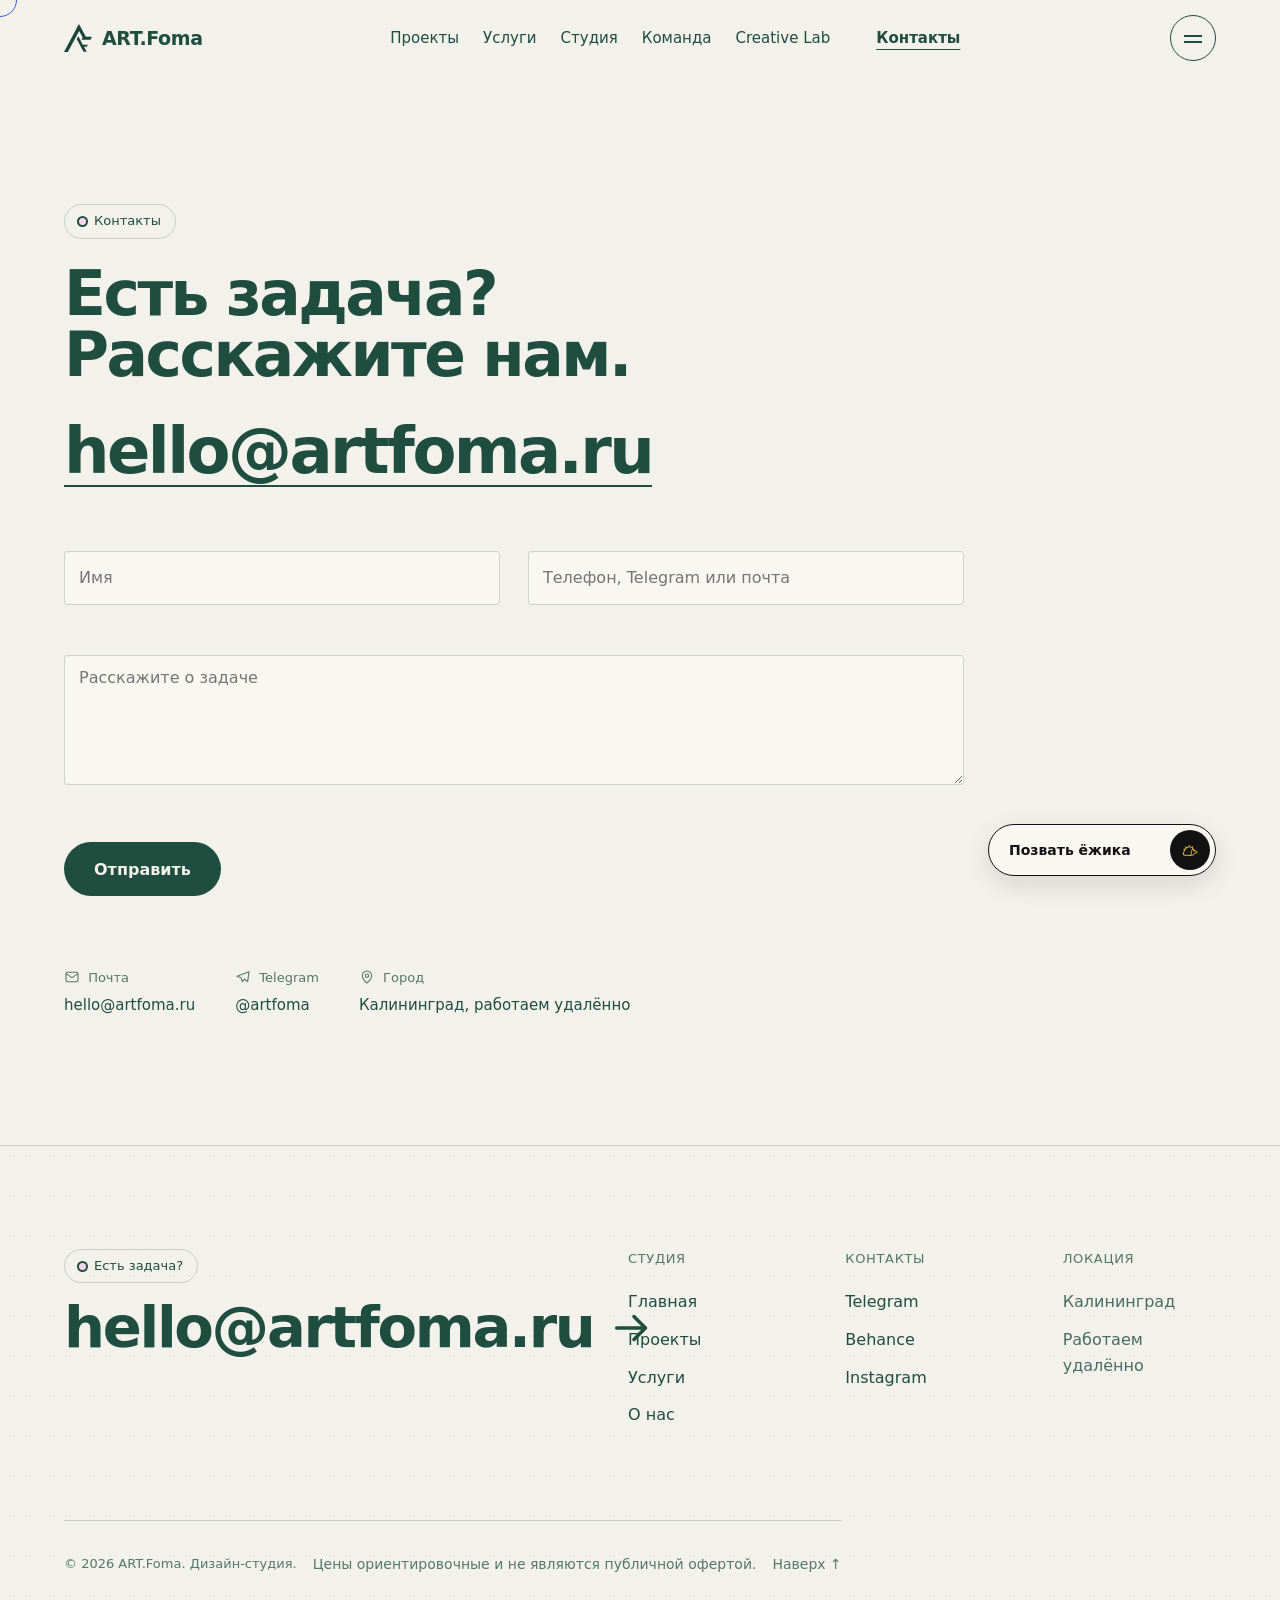
<file: pages/contacts.html>
<!DOCTYPE html>
<html lang="ru">
<head>
<meta charset="UTF-8">
<meta name="viewport" content="width=device-width,initial-scale=1,viewport-fit=cover">
<title>Контакты — ART.Foma</title>
<link rel="stylesheet" href="../css/tokens.css">
<link rel="stylesheet" href="../css/base.css">
<link rel="stylesheet" href="../css/layout.css">
<link rel="stylesheet" href="../css/components.css">
<link rel="stylesheet" href="../css/sections.css">
<link rel="stylesheet" href="../css/pets.css">
</head>
<body>
<a class="skip" href="#main">К содержимому</a>
<div id="ring" aria-hidden="true"></div>

<header id="hdr">
  <div class="wrap">
    <a class="logo" href="../index.html"><img src="../icons/logo/favicon.svg" alt="ART.Foma" class="logo-img"><span>ART.Foma</span></a>
    <nav class="dnav">
      <a href="works.html">Проекты</a>
      <a href="services.html">Услуги</a>
      <a href="studio.html">Студия</a>
      <a href="team.html">Команда</a>
      <a href="lab.html">Creative Lab</a>
      <a href="contacts.html" class="pill">Контакты</a>
    </nav>
    <button class="burger" id="burger" aria-expanded="false" aria-controls="menu" aria-label="Открыть меню"><span></span><span></span></button>
  </div>
</header>

<div class="menu" id="menu" role="dialog" aria-modal="true" aria-label="Меню">
  <ol class="ml">
    <li><a href="../index.html" data-n="начать сначала"><span class="i">01</span>Главная</a></li>
    <li><a href="works.html" data-n="всё, что сделали"><span class="i">02</span>Проекты</a></li>
    <li><a href="services.html" data-n="без «уточняйте в личке»"><span class="i">03</span>Услуги</a></li>
    <li><a href="studio.html" data-n="философия и культура"><span class="i">04</span>Студия</a></li>
    <li><a href="team.html" data-n="кто делает работу"><span class="i">05</span>Команда</a></li>
    <li><a href="lab.html" data-n="здесь можно ошибаться"><span class="i">06</span>Creative Lab</a></li>
    <li><a href="contacts.html" data-n="пишите, отвечаем сами"><span class="i">07</span>Контакты</a></li>
  </ol>
  <div class="note" id="note" aria-hidden="true"></div>
  <div class="menu-foot">
    <span><a href="https://t.me/artfoma">Telegram</a><a href="#">Instagram</a><a href="#">Behance</a></span>
    <a class="pill" href="contacts.html">Написать</a>
  </div>
</div>

<main id="main">
  <div class="sec">
    <div class="wrap">
      <span class="eyebrow">Контакты</span>
      <h1 class="h2" data-r>Есть задача?<br>Расскажите нам.</h1>
      <a class="mail" href="mailto:hello@artfoma.ru" data-r>hello@artfoma.ru</a>
      <form id="f" novalidate>
        <div><input id="fn" placeholder="Имя" aria-label="Имя" autocomplete="name"><div class="err" id="en"></div></div>
        <div><input id="fc" placeholder="Телефон, Telegram или почта" aria-label="Контакт"><div class="err" id="ec"></div></div>
        <div class="wide"><textarea id="fm" placeholder="Расскажите о задаче" aria-label="Задача"></textarea><div class="err" id="em"></div></div>
        <div class="wide"><button class="send" type="submit">Отправить</button></div>
        <p class="ok" id="ok" role="status" hidden>Спасибо. Скоро ответим.</p>
      </form>
      <div class="cts">
        <div><b><svg class="ic" aria-hidden="true"><use href="#i-mail"/></svg> Почта</b><a href="mailto:hello@artfoma.ru">hello@artfoma.ru</a></div>
        <div><b><svg class="ic" aria-hidden="true"><use href="#i-tg"/></svg> Telegram</b><a href="https://t.me/artfoma">@artfoma</a></div>
        <div><b><svg class="ic" aria-hidden="true"><use href="#i-pin"/></svg> Город</b>Калининград, работаем удалённо</div>
      </div>
    </div>
  </div>
</main>

<footer class="site-footer">
  <div class="wrap">
    <div class="footer-top">
      <div class="footer-cta" data-r>
        <span class="eyebrow">Есть задача?</span>
        <a class="footer-mail mag" href="mailto:hello@artfoma.ru"><span>hello@artfoma.ru</span><svg class="ic" aria-hidden="true"><use href="#i-arr"/></svg></a>
      </div>
      <div class="footer-grid">
        <div class="footer-col"><span class="footer-title">Студия</span><a href="../index.html">Главная</a><a href="works.html">Проекты</a><a href="services.html">Услуги</a><a href="studio.html">О нас</a></div>
        <div class="footer-col"><span class="footer-title">Контакты</span><a href="https://t.me/artfoma">Telegram</a><a href="#">Behance</a><a href="#">Instagram</a></div>
        <div class="footer-col"><span class="footer-title">Локация</span><span class="footer-text">Калининград</span><span class="footer-text">Работаем удалённо</span></div>
      </div>
    </div>
    <div class="footer-bottom">
      <span>© 2026 ART.Foma. Дизайн-студия.</span>
      <span class="small">Цены ориентировочные и не являются публичной офертой.</span>
      <a class="link" href="#" onclick="window.scrollTo({top:0,behavior:'smooth'});return false;" style="min-height:auto;font-size:14px">Наверх ↑</a>
    </div>
  </div>
</footer>

<aside class="dock" id="dock">
  <button class="dock-tg" id="dockTg" role="switch" aria-checked="false" aria-controls="pet" type="button"><span class="dt-txt"><span class="t-off">Позвать ёжика</span><span class="t-on">Спрятать ёжика</span></span><span class="knob" aria-hidden="true"><svg viewBox="0 0 80 80"><use href="#hogGlyph"/></svg></span></button>
  <div class="pet" id="pet" role="button" tabindex="0" aria-label="Ёжик студии.">
    <div class="bubble" id="bubble" aria-live="polite">Привет!</div>
    <svg class="hg" id="hg" viewBox="0 0 80 80" aria-hidden="true">
      <circle class="bg" cx="40" cy="40" r="40"/>
      <path class="ln" d="M23.5 52.75L22 46L25.75 43L23.5 37.75H29.5L28.75 31.75L34.75 34L37.75 28L41.5 34L46.75 31L47.5 37.75C50 37.75 51.5 39 52 41.5L58.75 44.5C59.75 45.5 59.25 46.5 57.25 47.5L53.5 48.25C52 52.25 48.75 54.25 43.75 54.25H28.75C26.75 54.25 25 53.75 23.5 52.75Z"/>
      <path class="ln" d="M47.5 37.75C44 39.75 42.75 42.5 43.75 46C44.75 49 43.75 51.75 40.75 54.25"/>
      <circle class="eyeDot" id="eyeDot" cx="50.5" cy="42.25" r="1.5"/>
      <path id="eyeClosed" d="M48.6 42.6Q50.5 44.3 52.4 42.6" fill="none" stroke="var(--fgc)" stroke-width="1.35" stroke-linecap="round" opacity="0"/>
      <text class="zz" x="60" y="20" font-size="7" font-weight="700" fill="var(--fgc)" font-family="Inter Tight">z</text>
      <text class="zz z2" x="66" y="13" font-size="5" font-weight="700" fill="var(--fgc)" font-family="Inter Tight">z</text>
    </svg>
    <div class="tray" id="tray" role="group" aria-label="Еда для ежика">
      <button data-food="apple" aria-pressed="false" aria-label="Яблоко" type="button"><svg class="ic food" aria-hidden="true"><use href="#i-apple"/></svg></button>
      <button data-food="berry" aria-pressed="false" aria-label="Ягоды" type="button"><svg class="ic food" aria-hidden="true"><use href="#i-berry"/></svg></button>
      <button data-food="worm" aria-pressed="false" aria-label="Червьячок" type="button"><svg class="ic food" aria-hidden="true"><use href="#i-worm"/></svg></button>
    </div>
    <div class="stat"><div><span>Сытость: </span><span id="statTxt">сыт</span></div><div class="bar"><i id="hungerBar"></i></div></div>
  </div>
</aside>
<nav class="bnav" aria-label="Мобильная навигация">
  <a href="works.html"><i>01</i>Проекты</a>
  <a href="services.html"><i>02</i>Услуги</a>
  <a href="lab.html"><i>03</i>Lab</a>
  <a href="contacts.html"><i>04</i>Контакты</a>
</nav>

<svg width="0" height="0" style="position:absolute" aria-hidden="true">
  <symbol id="i-arr" viewBox="0 0 24 24"><path d="M4 12h15M13 6l6 6-6 6" fill="none" stroke="currentColor" stroke-width="1.8" stroke-linecap="round" stroke-linejoin="round"/></symbol>
  <symbol id="i-back" viewBox="0 0 24 24"><path d="M20 12H5M11 6l-6 6 6 6" fill="none" stroke="currentColor" stroke-width="1.8" stroke-linecap="round" stroke-linejoin="round"/></symbol>
  <symbol id="i-heart" viewBox="0 0 24 24"><path d="M12 20s-7-4.4-7-10a4 4 0 0 1 7-2.6A4 4 0 0 1 19 10c0 5.6-7 10-7 10z" fill="currentColor"/></symbol>
  <symbol id="i-apple" viewBox="0 0 40 40"><path d="M20 13c-6-4-15 0-14 9 1 8 8 15 14 13 6 2 13-5 14-13 1-9-8-13-14-9z" fill="none" stroke="currentColor" stroke-width="2.2" stroke-linejoin="round"/><path d="M20 13c0-4 2-6 5-7" fill="none" stroke="currentColor" stroke-width="2.2" stroke-linecap="round"/><path d="M14 22c1 2 2 3 3 3" fill="none" stroke="currentColor" stroke-width="2" stroke-linecap="round"/></symbol>
  <symbol id="i-berry" viewBox="0 0 40 40"><circle cx="15" cy="22" r="7" fill="none" stroke="currentColor" stroke-width="2.2"/><circle cx="26" cy="20" r="7" fill="none" stroke="currentColor" stroke-width="2.2"/><circle cx="20" cy="30" r="5.5" fill="none" stroke="currentColor" stroke-width="2.2"/><path d="M17 13c1-3 3-4 6-4" fill="none" stroke="currentColor" stroke-width="2.2" stroke-linecap="round"/></symbol>
  <symbol id="i-worm" viewBox="0 0 40 40"><path d="M5 28c4-2 3-8 8-8s4 8 9 8 4-10 9-10 3 4 4 2" fill="none" stroke="currentColor" stroke-width="2.4" stroke-linecap="round" stroke-linejoin="round"/></symbol>
  <symbol id="hogGlyph" viewBox="0 0 80 80"><path d="M23.5 52.75L22 46L25.75 43L23.5 37.75H29.5L28.75 31.75L34.75 34L37.75 28L41.5 34L46.75 31L47.5 37.75C50 37.75 51.5 39 52 41.5L58.75 44.5C59.75 45.5 59.25 46.5 57.25 47.5L53.5 48.25C52 52.25 48.75 54.25 43.75 54.25H28.75C26.75 54.25 25 53.75 23.5 52.75Z" fill="none" stroke="currentColor" stroke-width="2.2" stroke-linecap="round" stroke-linejoin="round"/><path d="M47.5 37.75C44 39.75 42.75 42.5 43.75 46C44.75 49 43.75 51.75 40.75 54.25" fill="none" stroke="currentColor" stroke-width="2.2" stroke-linecap="round" stroke-linejoin="round"/><circle cx="50.5" cy="42.25" r="2" fill="currentColor"/></symbol>
  <symbol id="i-ident" viewBox="0 0 24 24"><circle cx="12" cy="12" r="9" fill="none" stroke="currentColor" stroke-width="1.6"/><path d="M12 7l1.6 3.4L17 12l-3.4 1.6L12 17l-1.6-3.4L7 12l3.4-1.6z" fill="none" stroke="currentColor" stroke-width="1.6" stroke-linejoin="round"/></symbol>
  <symbol id="i-web" viewBox="0 0 24 24"><rect x="3" y="4" width="18" height="16" rx="2" fill="none" stroke="currentColor" stroke-width="1.6"/><path d="M3 9h18" stroke="currentColor" stroke-width="1.6"/><circle cx="6.2" cy="6.5" r=".9" fill="currentColor"/></symbol>
  <symbol id="i-pack" viewBox="0 0 24 24"><path d="M3 8l9-5 9 5v8l-9 5-9-5z" fill="none" stroke="currentColor" stroke-width="1.6" stroke-linejoin="round"/><path d="M3 8l9 5 9-5M12 13v8" fill="none" stroke="currentColor" stroke-width="1.6" stroke-linejoin="round"/></symbol>
  <symbol id="i-social" viewBox="0 0 24 24"><rect x="4" y="4" width="7" height="7" rx="1.5" fill="none" stroke="currentColor" stroke-width="1.6"/><rect x="13" y="4" width="7" height="7" rx="1.5" fill="none" stroke="currentColor" stroke-width="1.6"/><rect x="4" y="13" width="7" height="7" rx="1.5" fill="none" stroke="currentColor" stroke-width="1.6"/><rect x="13" y="13" width="7" height="7" rx="1.5" fill="none" stroke="currentColor" stroke-width="1.6"/></symbol>
  <symbol id="i-motion" viewBox="0 0 24 24"><circle cx="12" cy="12" r="9" fill="none" stroke="currentColor" stroke-width="1.6"/><path d="M10 8.5v7l6-3.5z" fill="currentColor"/></symbol>
  <symbol id="i-mail" viewBox="0 0 24 24"><rect x="3" y="5" width="18" height="14" rx="2" fill="none" stroke="currentColor" stroke-width="1.6"/><path d="M3 7l9 6 9-6" fill="none" stroke="currentColor" stroke-width="1.6" stroke-linejoin="round"/></symbol>
  <symbol id="i-tg" viewBox="0 0 24 24"><path d="M21 4L3 11l6 2 2 6 3-4 5 4z" fill="none" stroke="currentColor" stroke-width="1.6" stroke-linejoin="round"/></symbol>
  <symbol id="i-pin" viewBox="0 0 24 24"><path d="M12 21s-7-6.2-7-11a7 7 0 0 1 14 0c0 4.8-7 11-7 11z" fill="none" stroke="currentColor" stroke-width="1.6" stroke-linejoin="round"/><circle cx="12" cy="10" r="2.5" fill="none" stroke="currentColor" stroke-width="1.6"/></symbol>
</svg>

<script type="module" src="../js/main.js"></script>
</body>
</html>
</file>
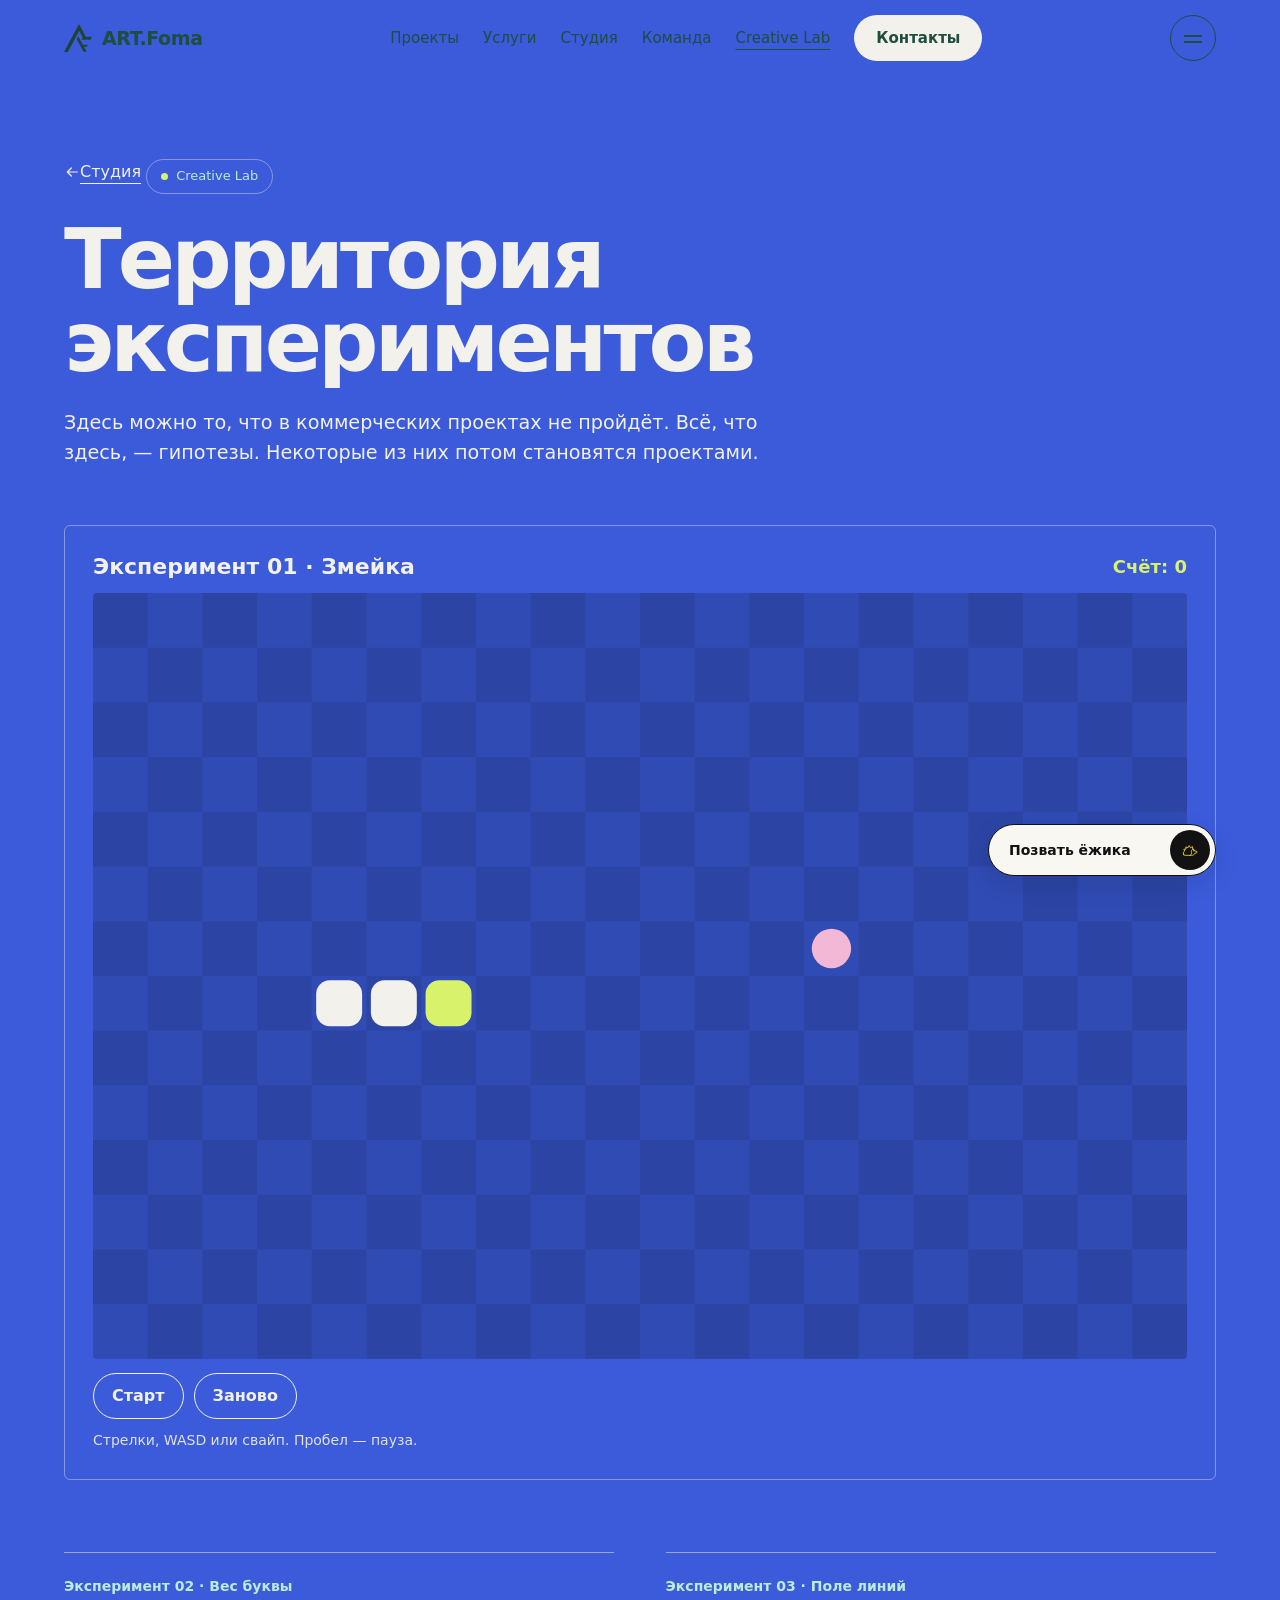
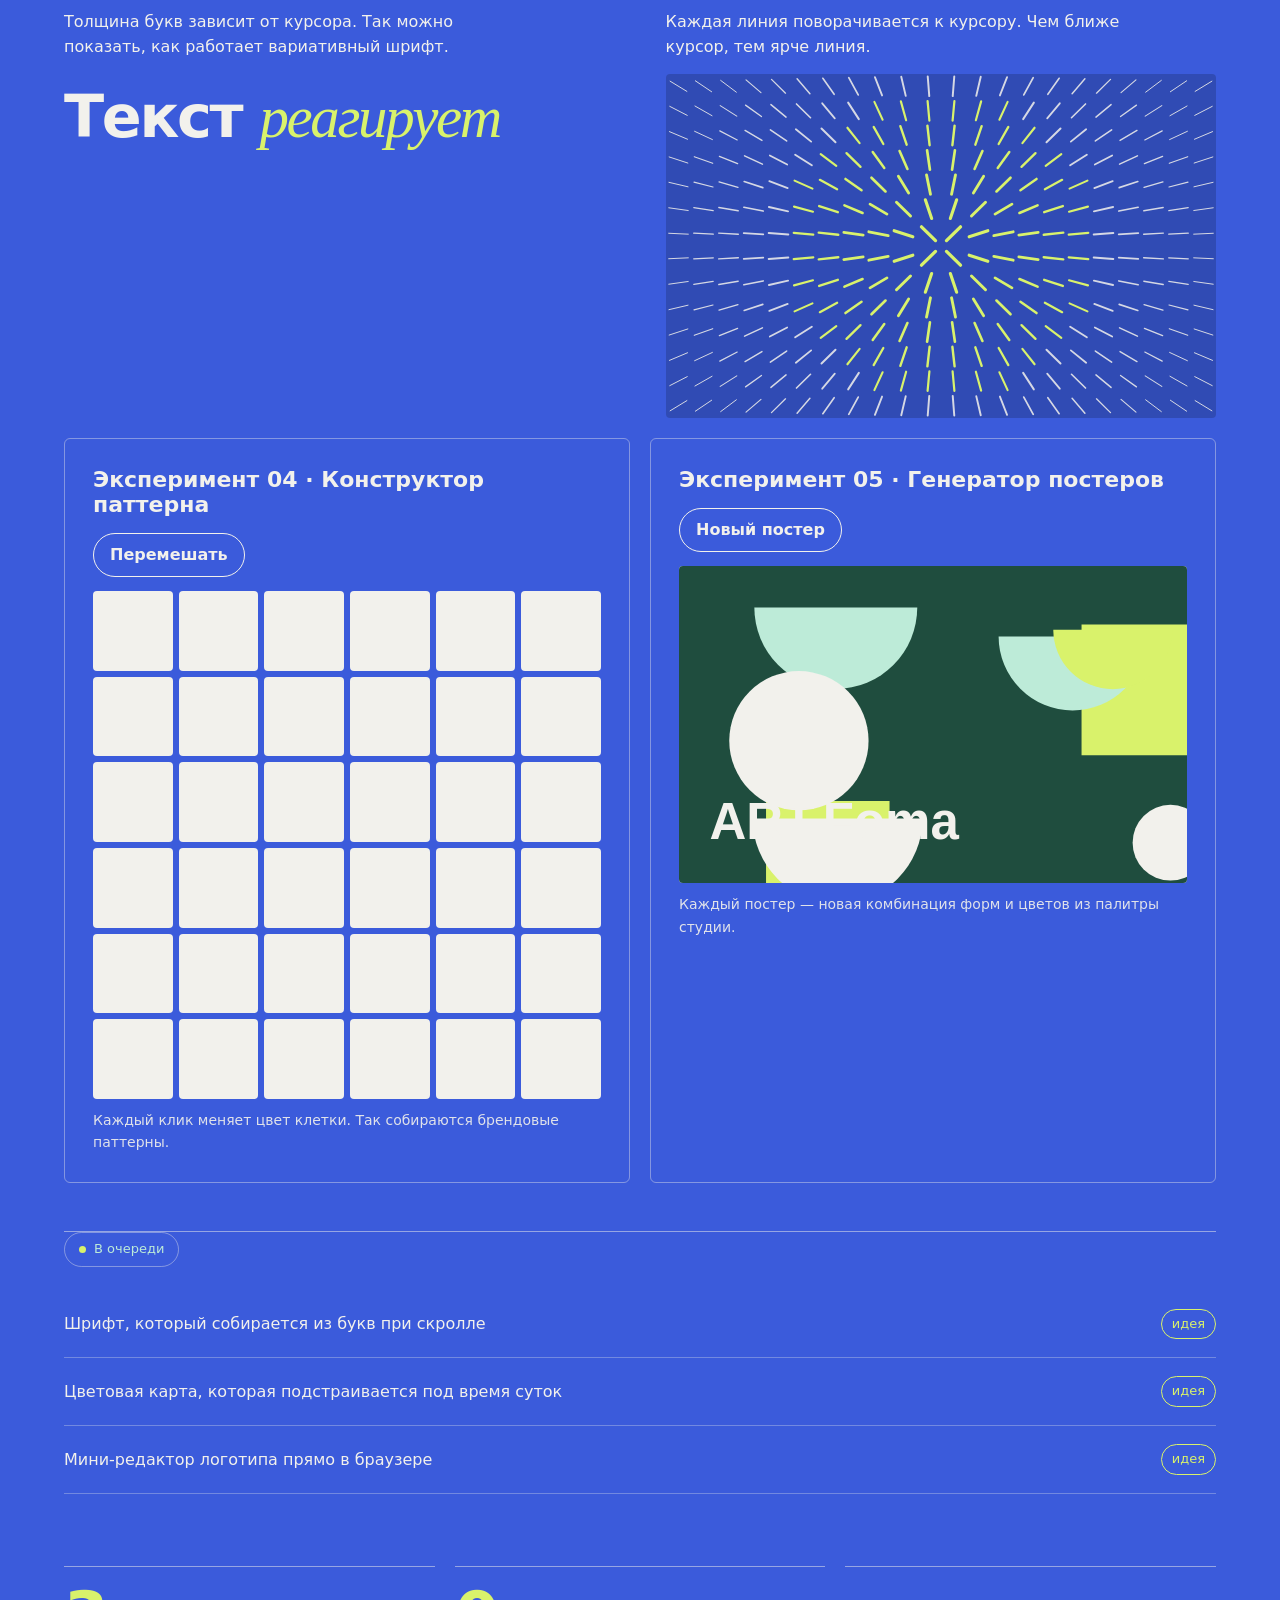
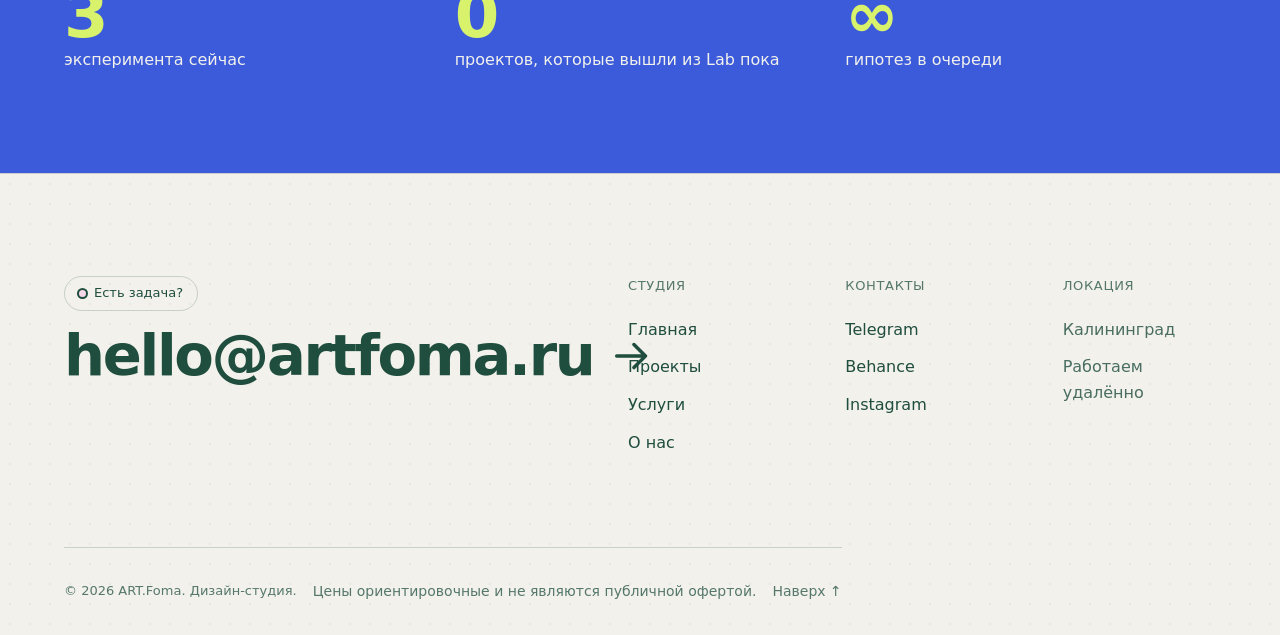
<file: pages/lab.html>
<!DOCTYPE html>
<html lang="ru">
<head>
<meta charset="UTF-8">
<meta name="viewport" content="width=device-width,initial-scale=1,viewport-fit=cover">
<title>Creative Lab — ART.Foma</title>
<link rel="stylesheet" href="../css/tokens.css">
<link rel="stylesheet" href="../css/base.css">
<link rel="stylesheet" href="../css/layout.css">
<link rel="stylesheet" href="../css/components.css">
<link rel="stylesheet" href="../css/sections.css">
<link rel="stylesheet" href="../css/pets.css">
</head>
<body>
<a class="skip" href="#main">К содержимому</a>
<div id="ring" aria-hidden="true"></div>

<header id="hdr">
  <div class="wrap">
    <a class="logo" href="../index.html"><img src="../icons/logo/favicon.svg" alt="ART.Foma" class="logo-img"><span>ART.Foma</span></a>
    <nav class="dnav">
      <a href="works.html">Проекты</a>
      <a href="services.html">Услуги</a>
      <a href="studio.html">Студия</a>
      <a href="team.html">Команда</a>
      <a href="lab.html">Creative Lab</a>
      <a href="contacts.html" class="pill">Контакты</a>
    </nav>
    <button class="burger" id="burger" aria-expanded="false" aria-controls="menu" aria-label="Открыть меню"><span></span><span></span></button>
  </div>
</header>

<div class="menu" id="menu" role="dialog" aria-modal="true" aria-label="Меню">
  <ol class="ml">
    <li><a href="../index.html" data-n="начать сначала"><span class="i">01</span>Главная</a></li>
    <li><a href="works.html" data-n="всё, что сделали"><span class="i">02</span>Проекты</a></li>
    <li><a href="services.html" data-n="без «уточняйте в личке»"><span class="i">03</span>Услуги</a></li>
    <li><a href="studio.html" data-n="философия и культура"><span class="i">04</span>Студия</a></li>
    <li><a href="team.html" data-n="кто делает работу"><span class="i">05</span>Команда</a></li>
    <li><a href="lab.html" data-n="здесь можно ошибаться"><span class="i">06</span>Creative Lab</a></li>
    <li><a href="contacts.html" data-n="пишите, отвечаем сами"><span class="i">07</span>Контакты</a></li>
  </ol>
  <div class="note" id="note" aria-hidden="true"></div>
  <div class="menu-foot">
    <span><a href="https://t.me/artfoma">Telegram</a><a href="#">Instagram</a><a href="#">Behance</a></span>
    <a class="pill" href="contacts.html">Написать</a>
  </div>
</div>

<main id="main">
  <section class="lab">
    <div class="wrap">
      <a class="lab-back" href="studio.html"><svg class="ic" aria-hidden="true"><use href="#i-back"/></svg> Студия</a>
      <span class="eyebrow">Creative Lab</span>
      <h1 class="h1" data-r>Территория экспериментов</h1>
      <p class="lead" data-r>Здесь можно то, что в коммерческих проектах не пройдёт. Всё, что здесь, — гипотезы. Некоторые из них потом становятся проектами.</p>

      <div class="lab-card" data-r>
        <div class="lab-top"><b>Эксперимент 01 · Змейка</b><span class="hud" id="hud">Счёт: 0</span></div>
        <canvas id="snake" role="img" aria-label="Игра змейка. Управляйте стрелками, WASD или кнопками."></canvas>
        <div class="snake-ctl">
          <button id="sBtn" type="button">Старт</button>
          <button id="sReset" type="button">Заново</button>
        </div>
        <p class="msg" id="sMsg" role="status">Стрелки, WASD или свайп. Пробел — пауза.</p>
      </div>

      <div class="exp">
        <div data-r>
          <span class="n">Эксперимент 02 · Вес буквы</span>
          <p>Толщина букв зависит от курсора. Так можно показать, как работает вариативный шрифт.</p>
          <div class="wgt" id="wgt" aria-hidden="true"></div>
        </div>
        <div data-r="2">
          <span class="n">Эксперимент 03 · Поле линий</span>
          <p>Каждая линия поворачивается к курсору. Чем ближе курсор, тем ярче линия.</p>
          <div class="lines-wrap"><canvas id="lines" role="img" aria-label="Поле линий"></canvas></div>
        </div>
      </div>

      <div class="lab-grid">
        <div class="lab-card" data-r>
          <div class="lab-top"><b>Эксперимент 04 · Конструктор паттерна</b><button class="lab-btn" id="patShuffle" type="button">Перемешать</button></div>
          <div class="pat" id="pat"></div>
          <p class="msg">Каждый клик меняет цвет клетки. Так собираются брендовые паттерны.</p>
        </div>
        <div class="lab-card" data-r>
          <div class="lab-top"><b>Эксперимент 05 · Генератор постеров</b><button class="lab-btn" id="postGen" type="button">Новый постер</button></div>
          <canvas id="poster" role="img" aria-label="Постер из случайных форм."></canvas>
          <p class="msg">Каждый постер — новая комбинация форм и цветов из палитры студии.</p>
        </div>
      </div>

      <div class="ideas" data-r>
        <span class="eyebrow" style="color:var(--mint)">В очереди</span>
        <div class="idea"><span>Шрифт, который собирается из букв при скролле</span><em>идея</em></div>
        <div class="idea"><span>Цветовая карта, которая подстраивается под время суток</span><em>идея</em></div>
        <div class="idea"><span>Мини-редактор логотипа прямо в браузере</span><em>идея</em></div>
      </div>
      <div class="lab-facts" data-r>
        <div><b>3</b><span>эксперимента сейчас</span></div>
        <div><b>0</b><span>проектов, которые вышли из Lab пока</span></div>
        <div><b>∞</b><span>гипотез в очереди</span></div>
      </div>
    </div>
  </section>
</main>

<footer class="site-footer">
  <div class="wrap">
    <div class="footer-top">
      <div class="footer-cta" data-r>
        <span class="eyebrow">Есть задача?</span>
        <a class="footer-mail mag" href="mailto:hello@artfoma.ru"><span>hello@artfoma.ru</span><svg class="ic" aria-hidden="true"><use href="#i-arr"/></svg></a>
      </div>
      <div class="footer-grid">
        <div class="footer-col"><span class="footer-title">Студия</span><a href="../index.html">Главная</a><a href="works.html">Проекты</a><a href="services.html">Услуги</a><a href="studio.html">О нас</a></div>
        <div class="footer-col"><span class="footer-title">Контакты</span><a href="https://t.me/artfoma">Telegram</a><a href="#">Behance</a><a href="#">Instagram</a></div>
        <div class="footer-col"><span class="footer-title">Локация</span><span class="footer-text">Калининград</span><span class="footer-text">Работаем удалённо</span></div>
      </div>
    </div>
    <div class="footer-bottom">
      <span>© 2026 ART.Foma. Дизайн-студия.</span>
      <span class="small">Цены ориентировочные и не являются публичной офертой.</span>
      <a class="link" href="#" onclick="window.scrollTo({top:0,behavior:'smooth'});return false;" style="min-height:auto;font-size:14px">Наверх ↑</a>
    </div>
  </div>
</footer>

<aside class="dock" id="dock">
  <button class="dock-tg" id="dockTg" role="switch" aria-checked="false" aria-controls="pet" type="button"><span class="dt-txt"><span class="t-off">Позвать ёжика</span><span class="t-on">Спрятать ёжика</span></span><span class="knob" aria-hidden="true"><svg viewBox="0 0 80 80"><use href="#hogGlyph"/></svg></span></button>
  <div class="pet" id="pet" role="button" tabindex="0" aria-label="Ёжик студии.">
    <div class="bubble" id="bubble" aria-live="polite">Привет!</div>
    <svg class="hg" id="hg" viewBox="0 0 80 80" aria-hidden="true">
      <circle class="bg" cx="40" cy="40" r="40"/>
      <path class="ln" d="M23.5 52.75L22 46L25.75 43L23.5 37.75H29.5L28.75 31.75L34.75 34L37.75 28L41.5 34L46.75 31L47.5 37.75C50 37.75 51.5 39 52 41.5L58.75 44.5C59.75 45.5 59.25 46.5 57.25 47.5L53.5 48.25C52 52.25 48.75 54.25 43.75 54.25H28.75C26.75 54.25 25 53.75 23.5 52.75Z"/>
      <path class="ln" d="M47.5 37.75C44 39.75 42.75 42.5 43.75 46C44.75 49 43.75 51.75 40.75 54.25"/>
      <circle class="eyeDot" id="eyeDot" cx="50.5" cy="42.25" r="1.5"/>
      <path id="eyeClosed" d="M48.6 42.6Q50.5 44.3 52.4 42.6" fill="none" stroke="var(--fgc)" stroke-width="1.35" stroke-linecap="round" opacity="0"/>
      <text class="zz" x="60" y="20" font-size="7" font-weight="700" fill="var(--fgc)" font-family="Inter Tight">z</text>
      <text class="zz z2" x="66" y="13" font-size="5" font-weight="700" fill="var(--fgc)" font-family="Inter Tight">z</text>
    </svg>
    <div class="tray" id="tray" role="group" aria-label="Еда для ежика">
      <button data-food="apple" aria-pressed="false" aria-label="Яблоко" type="button"><svg class="ic food" aria-hidden="true"><use href="#i-apple"/></svg></button>
      <button data-food="berry" aria-pressed="false" aria-label="Ягоды" type="button"><svg class="ic food" aria-hidden="true"><use href="#i-berry"/></svg></button>
      <button data-food="worm" aria-pressed="false" aria-label="Червьячок" type="button"><svg class="ic food" aria-hidden="true"><use href="#i-worm"/></svg></button>
    </div>
    <div class="stat"><div><span>Сытость: </span><span id="statTxt">сыт</span></div><div class="bar"><i id="hungerBar"></i></div></div>
  </div>
</aside>
<nav class="bnav" aria-label="Мобильная навигация">
  <a href="works.html"><i>01</i>Проекты</a>
  <a href="services.html"><i>02</i>Услуги</a>
  <a href="lab.html"><i>03</i>Lab</a>
  <a href="contacts.html"><i>04</i>Контакты</a>
</nav>

<svg width="0" height="0" style="position:absolute" aria-hidden="true">
  <symbol id="i-arr" viewBox="0 0 24 24"><path d="M4 12h15M13 6l6 6-6 6" fill="none" stroke="currentColor" stroke-width="1.8" stroke-linecap="round" stroke-linejoin="round"/></symbol>
  <symbol id="i-back" viewBox="0 0 24 24"><path d="M20 12H5M11 6l-6 6 6 6" fill="none" stroke="currentColor" stroke-width="1.8" stroke-linecap="round" stroke-linejoin="round"/></symbol>
  <symbol id="i-heart" viewBox="0 0 24 24"><path d="M12 20s-7-4.4-7-10a4 4 0 0 1 7-2.6A4 4 0 0 1 19 10c0 5.6-7 10-7 10z" fill="currentColor"/></symbol>
  <symbol id="i-apple" viewBox="0 0 40 40"><path d="M20 13c-6-4-15 0-14 9 1 8 8 15 14 13 6 2 13-5 14-13 1-9-8-13-14-9z" fill="none" stroke="currentColor" stroke-width="2.2" stroke-linejoin="round"/><path d="M20 13c0-4 2-6 5-7" fill="none" stroke="currentColor" stroke-width="2.2" stroke-linecap="round"/><path d="M14 22c1 2 2 3 3 3" fill="none" stroke="currentColor" stroke-width="2" stroke-linecap="round"/></symbol>
  <symbol id="i-berry" viewBox="0 0 40 40"><circle cx="15" cy="22" r="7" fill="none" stroke="currentColor" stroke-width="2.2"/><circle cx="26" cy="20" r="7" fill="none" stroke="currentColor" stroke-width="2.2"/><circle cx="20" cy="30" r="5.5" fill="none" stroke="currentColor" stroke-width="2.2"/><path d="M17 13c1-3 3-4 6-4" fill="none" stroke="currentColor" stroke-width="2.2" stroke-linecap="round"/></symbol>
  <symbol id="i-worm" viewBox="0 0 40 40"><path d="M5 28c4-2 3-8 8-8s4 8 9 8 4-10 9-10 3 4 4 2" fill="none" stroke="currentColor" stroke-width="2.4" stroke-linecap="round" stroke-linejoin="round"/></symbol>
  <symbol id="hogGlyph" viewBox="0 0 80 80"><path d="M23.5 52.75L22 46L25.75 43L23.5 37.75H29.5L28.75 31.75L34.75 34L37.75 28L41.5 34L46.75 31L47.5 37.75C50 37.75 51.5 39 52 41.5L58.75 44.5C59.75 45.5 59.25 46.5 57.25 47.5L53.5 48.25C52 52.25 48.75 54.25 43.75 54.25H28.75C26.75 54.25 25 53.75 23.5 52.75Z" fill="none" stroke="currentColor" stroke-width="2.2" stroke-linecap="round" stroke-linejoin="round"/><path d="M47.5 37.75C44 39.75 42.75 42.5 43.75 46C44.75 49 43.75 51.75 40.75 54.25" fill="none" stroke="currentColor" stroke-width="2.2" stroke-linecap="round" stroke-linejoin="round"/><circle cx="50.5" cy="42.25" r="2" fill="currentColor"/></symbol>
  <symbol id="i-ident" viewBox="0 0 24 24"><circle cx="12" cy="12" r="9" fill="none" stroke="currentColor" stroke-width="1.6"/><path d="M12 7l1.6 3.4L17 12l-3.4 1.6L12 17l-1.6-3.4L7 12l3.4-1.6z" fill="none" stroke="currentColor" stroke-width="1.6" stroke-linejoin="round"/></symbol>
  <symbol id="i-web" viewBox="0 0 24 24"><rect x="3" y="4" width="18" height="16" rx="2" fill="none" stroke="currentColor" stroke-width="1.6"/><path d="M3 9h18" stroke="currentColor" stroke-width="1.6"/><circle cx="6.2" cy="6.5" r=".9" fill="currentColor"/></symbol>
  <symbol id="i-pack" viewBox="0 0 24 24"><path d="M3 8l9-5 9 5v8l-9 5-9-5z" fill="none" stroke="currentColor" stroke-width="1.6" stroke-linejoin="round"/><path d="M3 8l9 5 9-5M12 13v8" fill="none" stroke="currentColor" stroke-width="1.6" stroke-linejoin="round"/></symbol>
  <symbol id="i-social" viewBox="0 0 24 24"><rect x="4" y="4" width="7" height="7" rx="1.5" fill="none" stroke="currentColor" stroke-width="1.6"/><rect x="13" y="4" width="7" height="7" rx="1.5" fill="none" stroke="currentColor" stroke-width="1.6"/><rect x="4" y="13" width="7" height="7" rx="1.5" fill="none" stroke="currentColor" stroke-width="1.6"/><rect x="13" y="13" width="7" height="7" rx="1.5" fill="none" stroke="currentColor" stroke-width="1.6"/></symbol>
  <symbol id="i-motion" viewBox="0 0 24 24"><circle cx="12" cy="12" r="9" fill="none" stroke="currentColor" stroke-width="1.6"/><path d="M10 8.5v7l6-3.5z" fill="currentColor"/></symbol>
  <symbol id="i-mail" viewBox="0 0 24 24"><rect x="3" y="5" width="18" height="14" rx="2" fill="none" stroke="currentColor" stroke-width="1.6"/><path d="M3 7l9 6 9-6" fill="none" stroke="currentColor" stroke-width="1.6" stroke-linejoin="round"/></symbol>
  <symbol id="i-tg" viewBox="0 0 24 24"><path d="M21 4L3 11l6 2 2 6 3-4 5 4z" fill="none" stroke="currentColor" stroke-width="1.6" stroke-linejoin="round"/></symbol>
  <symbol id="i-pin" viewBox="0 0 24 24"><path d="M12 21s-7-6.2-7-11a7 7 0 0 1 14 0c0 4.8-7 11-7 11z" fill="none" stroke="currentColor" stroke-width="1.6" stroke-linejoin="round"/><circle cx="12" cy="10" r="2.5" fill="none" stroke="currentColor" stroke-width="1.6"/></symbol>
</svg>

<script type="module" src="../js/main.js"></script>
</body>
</html>
</file>
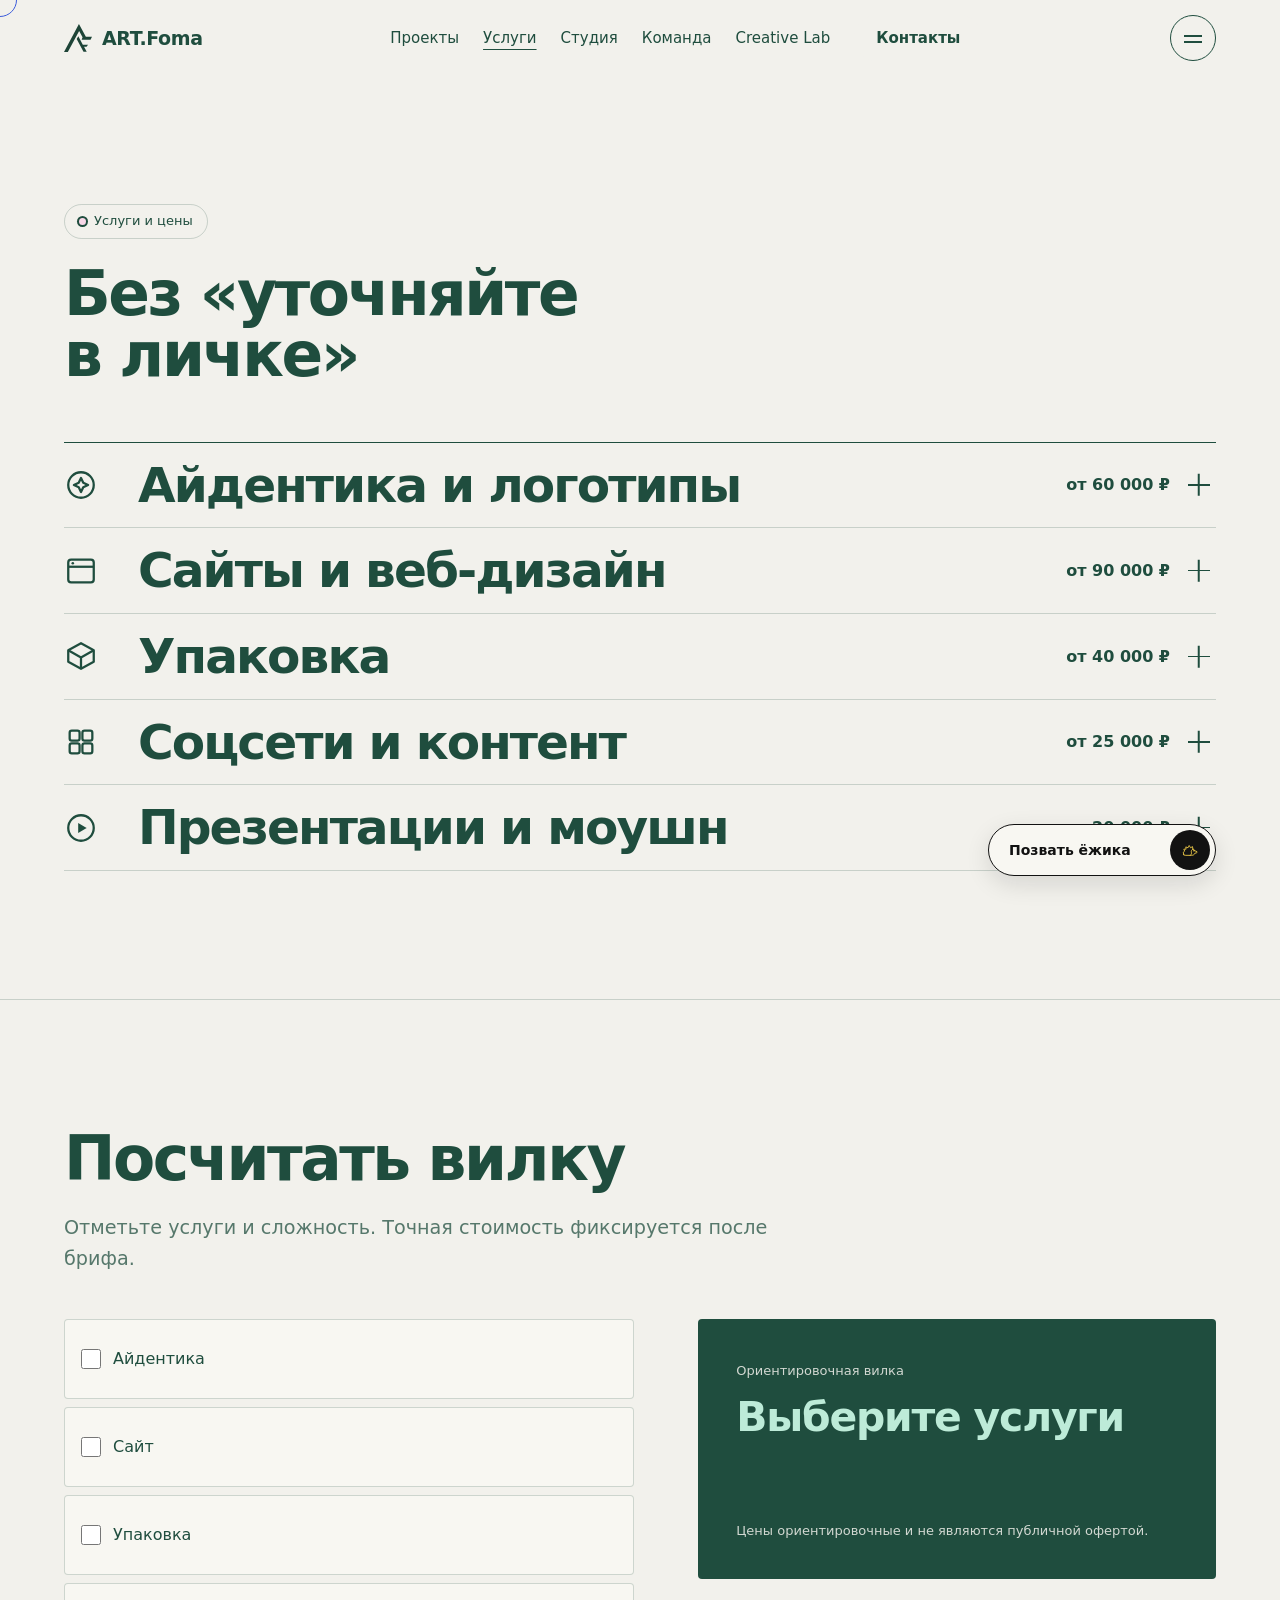
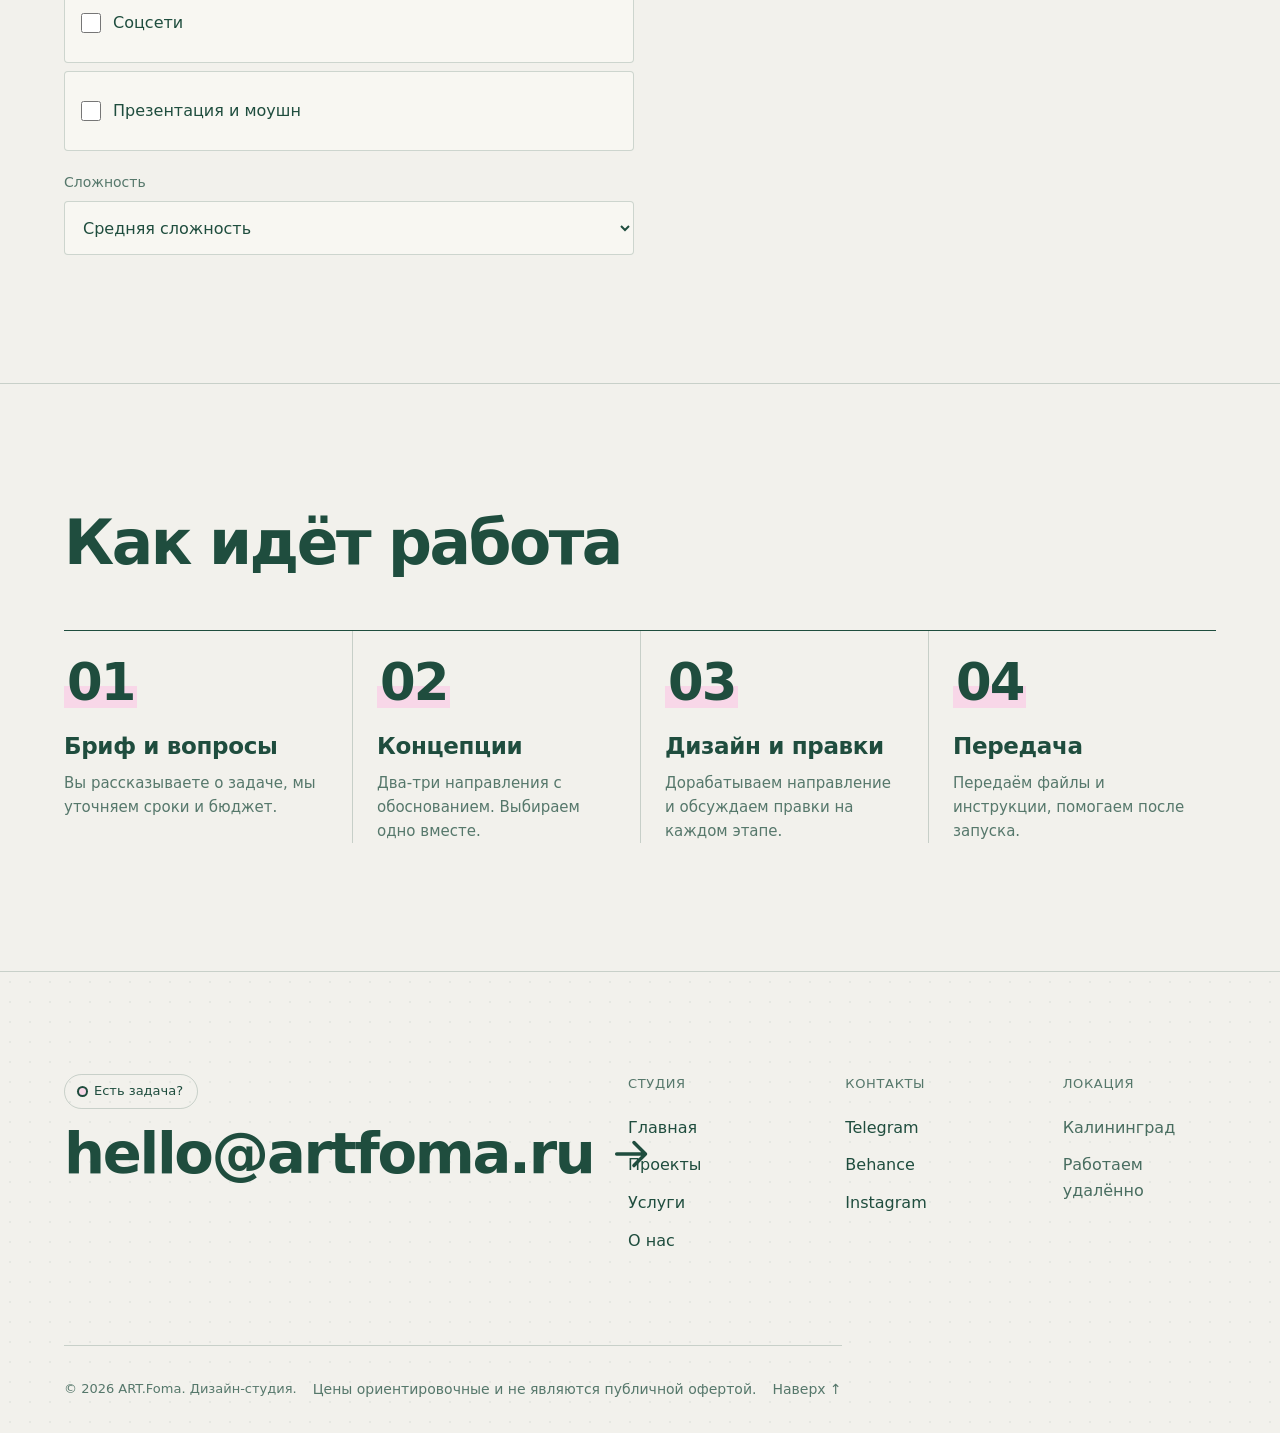
<file: pages/services.html>
<!DOCTYPE html>
<html lang="ru">
<head>
<meta charset="UTF-8">
<meta name="viewport" content="width=device-width,initial-scale=1,viewport-fit=cover">
<title>Услуги и цены — ART.Foma</title>
<link rel="stylesheet" href="../css/tokens.css">
<link rel="stylesheet" href="../css/base.css">
<link rel="stylesheet" href="../css/layout.css">
<link rel="stylesheet" href="../css/components.css">
<link rel="stylesheet" href="../css/sections.css">
<link rel="stylesheet" href="../css/pets.css">
</head>
<body>
<a class="skip" href="#main">К содержимому</a>
<div id="ring" aria-hidden="true"></div>

<header id="hdr">
  <div class="wrap">
    <a class="logo" href="../index.html"><img src="../icons/logo/favicon.svg" alt="ART.Foma" class="logo-img"><span>ART.Foma</span></a>
    <nav class="dnav">
      <a href="works.html">Проекты</a>
      <a href="services.html">Услуги</a>
      <a href="studio.html">Студия</a>
      <a href="team.html">Команда</a>
      <a href="lab.html">Creative Lab</a>
      <a href="contacts.html" class="pill">Контакты</a>
    </nav>
    <button class="burger" id="burger" aria-expanded="false" aria-controls="menu" aria-label="Открыть меню"><span></span><span></span></button>
  </div>
</header>

<div class="menu" id="menu" role="dialog" aria-modal="true" aria-label="Меню">
  <ol class="ml">
    <li><a href="../index.html" data-n="начать сначала"><span class="i">01</span>Главная</a></li>
    <li><a href="works.html" data-n="всё, что сделали"><span class="i">02</span>Проекты</a></li>
    <li><a href="services.html" data-n="без «уточняйте в личке»"><span class="i">03</span>Услуги</a></li>
    <li><a href="studio.html" data-n="философия и культура"><span class="i">04</span>Студия</a></li>
    <li><a href="team.html" data-n="кто делает работу"><span class="i">05</span>Команда</a></li>
    <li><a href="lab.html" data-n="здесь можно ошибаться"><span class="i">06</span>Creative Lab</a></li>
    <li><a href="contacts.html" data-n="пишите, отвечаем сами"><span class="i">07</span>Контакты</a></li>
  </ol>
  <div class="note" id="note" aria-hidden="true"></div>
  <div class="menu-foot">
    <span><a href="https://t.me/artfoma">Telegram</a><a href="#">Instagram</a><a href="#">Behance</a></span>
    <a class="pill" href="contacts.html">Написать</a>
  </div>
</div>

<main id="main">
  <div class="sec">
    <div class="wrap">
      <span class="eyebrow">Услуги и цены</span>
      <h1 class="h2">Без «уточняйте<br>в личке»</h1>
      <div class="svc" style="margin-top:56px" id="svcServicesRoot"></div>
    </div>
  </div>
  
  <div class="sec">
    <div class="wrap">
      <h2 class="h2">Посчитать вилку</h2>
      <p class="lead">Отметьте услуги и сложность. Точная стоимость фиксируется после брифа.</p>
      <div class="calc" style="margin-top:44px">
        <div>
          <div class="opts" id="opts"></div>
          <label class="small" for="cx">Сложность</label>
          <select id="cx"></select>
        </div>
        <div class="res">
          <div><small>Ориентировочная вилка</small><div class="sum" id="sum" aria-live="polite">Выберите услуги</div></div>
          <small>Цены ориентировочные и не являются публичной офертой.</small>
        </div>
      </div>
    </div>
  </div>
  
  <div class="sec">
    <div class="wrap">
      <h2 class="h2">Как идёт работа</h2>
      <div class="steps" style="margin-top:56px" id="stepsRoot"></div>
    </div>
  </div>
</main>

<footer class="site-footer">
  <div class="wrap">
    <div class="footer-top">
      <div class="footer-cta" data-r>
        <span class="eyebrow">Есть задача?</span>
        <a class="footer-mail mag" href="mailto:hello@artfoma.ru"><span>hello@artfoma.ru</span><svg class="ic" aria-hidden="true"><use href="#i-arr"/></svg></a>
      </div>
      <div class="footer-grid">
        <div class="footer-col"><span class="footer-title">Студия</span><a href="../index.html">Главная</a><a href="works.html">Проекты</a><a href="services.html">Услуги</a><a href="studio.html">О нас</a></div>
        <div class="footer-col"><span class="footer-title">Контакты</span><a href="https://t.me/artfoma">Telegram</a><a href="#">Behance</a><a href="#">Instagram</a></div>
        <div class="footer-col"><span class="footer-title">Локация</span><span class="footer-text">Калининград</span><span class="footer-text">Работаем удалённо</span></div>
      </div>
    </div>
    <div class="footer-bottom">
      <span>© 2026 ART.Foma. Дизайн-студия.</span>
      <span class="small">Цены ориентировочные и не являются публичной офертой.</span>
      <a class="link" href="#" onclick="window.scrollTo({top:0,behavior:'smooth'});return false;" style="min-height:auto;font-size:14px">Наверх ↑</a>
    </div>
  </div>
</footer>

<aside class="dock" id="dock">
  <button class="dock-tg" id="dockTg" role="switch" aria-checked="false" aria-controls="pet" type="button"><span class="dt-txt"><span class="t-off">Позвать ёжика</span><span class="t-on">Спрятать ёжика</span></span><span class="knob" aria-hidden="true"><svg viewBox="0 0 80 80"><use href="#hogGlyph"/></svg></span></button>
  <div class="pet" id="pet" role="button" tabindex="0" aria-label="Ёжик студии.">
    <div class="bubble" id="bubble" aria-live="polite">Привет!</div>
    <svg class="hg" id="hg" viewBox="0 0 80 80" aria-hidden="true">
      <circle class="bg" cx="40" cy="40" r="40"/>
      <path class="ln" d="M23.5 52.75L22 46L25.75 43L23.5 37.75H29.5L28.75 31.75L34.75 34L37.75 28L41.5 34L46.75 31L47.5 37.75C50 37.75 51.5 39 52 41.5L58.75 44.5C59.75 45.5 59.25 46.5 57.25 47.5L53.5 48.25C52 52.25 48.75 54.25 43.75 54.25H28.75C26.75 54.25 25 53.75 23.5 52.75Z"/>
      <path class="ln" d="M47.5 37.75C44 39.75 42.75 42.5 43.75 46C44.75 49 43.75 51.75 40.75 54.25"/>
      <circle class="eyeDot" id="eyeDot" cx="50.5" cy="42.25" r="1.5"/>
      <path id="eyeClosed" d="M48.6 42.6Q50.5 44.3 52.4 42.6" fill="none" stroke="var(--fgc)" stroke-width="1.35" stroke-linecap="round" opacity="0"/>
      <text class="zz" x="60" y="20" font-size="7" font-weight="700" fill="var(--fgc)" font-family="Inter Tight">z</text>
      <text class="zz z2" x="66" y="13" font-size="5" font-weight="700" fill="var(--fgc)" font-family="Inter Tight">z</text>
    </svg>
    <div class="tray" id="tray" role="group" aria-label="Еда для ежика">
      <button data-food="apple" aria-pressed="false" aria-label="Яблоко" type="button"><svg class="ic food" aria-hidden="true"><use href="#i-apple"/></svg></button>
      <button data-food="berry" aria-pressed="false" aria-label="Ягоды" type="button"><svg class="ic food" aria-hidden="true"><use href="#i-berry"/></svg></button>
      <button data-food="worm" aria-pressed="false" aria-label="Червьячок" type="button"><svg class="ic food" aria-hidden="true"><use href="#i-worm"/></svg></button>
    </div>
    <div class="stat"><div><span>Сытость: </span><span id="statTxt">сыт</span></div><div class="bar"><i id="hungerBar"></i></div></div>
  </div>
</aside>
<nav class="bnav" aria-label="Мобильная навигация">
  <a href="works.html"><i>01</i>Проекты</a>
  <a href="services.html"><i>02</i>Услуги</a>
  <a href="lab.html"><i>03</i>Lab</a>
  <a href="contacts.html"><i>04</i>Контакты</a>
</nav>

<svg width="0" height="0" style="position:absolute" aria-hidden="true">
  <symbol id="i-arr" viewBox="0 0 24 24"><path d="M4 12h15M13 6l6 6-6 6" fill="none" stroke="currentColor" stroke-width="1.8" stroke-linecap="round" stroke-linejoin="round"/></symbol>
  <symbol id="i-back" viewBox="0 0 24 24"><path d="M20 12H5M11 6l-6 6 6 6" fill="none" stroke="currentColor" stroke-width="1.8" stroke-linecap="round" stroke-linejoin="round"/></symbol>
  <symbol id="i-heart" viewBox="0 0 24 24"><path d="M12 20s-7-4.4-7-10a4 4 0 0 1 7-2.6A4 4 0 0 1 19 10c0 5.6-7 10-7 10z" fill="currentColor"/></symbol>
  <symbol id="i-apple" viewBox="0 0 40 40"><path d="M20 13c-6-4-15 0-14 9 1 8 8 15 14 13 6 2 13-5 14-13 1-9-8-13-14-9z" fill="none" stroke="currentColor" stroke-width="2.2" stroke-linejoin="round"/><path d="M20 13c0-4 2-6 5-7" fill="none" stroke="currentColor" stroke-width="2.2" stroke-linecap="round"/><path d="M14 22c1 2 2 3 3 3" fill="none" stroke="currentColor" stroke-width="2" stroke-linecap="round"/></symbol>
  <symbol id="i-berry" viewBox="0 0 40 40"><circle cx="15" cy="22" r="7" fill="none" stroke="currentColor" stroke-width="2.2"/><circle cx="26" cy="20" r="7" fill="none" stroke="currentColor" stroke-width="2.2"/><circle cx="20" cy="30" r="5.5" fill="none" stroke="currentColor" stroke-width="2.2"/><path d="M17 13c1-3 3-4 6-4" fill="none" stroke="currentColor" stroke-width="2.2" stroke-linecap="round"/></symbol>
  <symbol id="i-worm" viewBox="0 0 40 40"><path d="M5 28c4-2 3-8 8-8s4 8 9 8 4-10 9-10 3 4 4 2" fill="none" stroke="currentColor" stroke-width="2.4" stroke-linecap="round" stroke-linejoin="round"/></symbol>
  <symbol id="hogGlyph" viewBox="0 0 80 80"><path d="M23.5 52.75L22 46L25.75 43L23.5 37.75H29.5L28.75 31.75L34.75 34L37.75 28L41.5 34L46.75 31L47.5 37.75C50 37.75 51.5 39 52 41.5L58.75 44.5C59.75 45.5 59.25 46.5 57.25 47.5L53.5 48.25C52 52.25 48.75 54.25 43.75 54.25H28.75C26.75 54.25 25 53.75 23.5 52.75Z" fill="none" stroke="currentColor" stroke-width="2.2" stroke-linecap="round" stroke-linejoin="round"/><path d="M47.5 37.75C44 39.75 42.75 42.5 43.75 46C44.75 49 43.75 51.75 40.75 54.25" fill="none" stroke="currentColor" stroke-width="2.2" stroke-linecap="round" stroke-linejoin="round"/><circle cx="50.5" cy="42.25" r="2" fill="currentColor"/></symbol>
  <symbol id="i-ident" viewBox="0 0 24 24"><circle cx="12" cy="12" r="9" fill="none" stroke="currentColor" stroke-width="1.6"/><path d="M12 7l1.6 3.4L17 12l-3.4 1.6L12 17l-1.6-3.4L7 12l3.4-1.6z" fill="none" stroke="currentColor" stroke-width="1.6" stroke-linejoin="round"/></symbol>
  <symbol id="i-web" viewBox="0 0 24 24"><rect x="3" y="4" width="18" height="16" rx="2" fill="none" stroke="currentColor" stroke-width="1.6"/><path d="M3 9h18" stroke="currentColor" stroke-width="1.6"/><circle cx="6.2" cy="6.5" r=".9" fill="currentColor"/></symbol>
  <symbol id="i-pack" viewBox="0 0 24 24"><path d="M3 8l9-5 9 5v8l-9 5-9-5z" fill="none" stroke="currentColor" stroke-width="1.6" stroke-linejoin="round"/><path d="M3 8l9 5 9-5M12 13v8" fill="none" stroke="currentColor" stroke-width="1.6" stroke-linejoin="round"/></symbol>
  <symbol id="i-social" viewBox="0 0 24 24"><rect x="4" y="4" width="7" height="7" rx="1.5" fill="none" stroke="currentColor" stroke-width="1.6"/><rect x="13" y="4" width="7" height="7" rx="1.5" fill="none" stroke="currentColor" stroke-width="1.6"/><rect x="4" y="13" width="7" height="7" rx="1.5" fill="none" stroke="currentColor" stroke-width="1.6"/><rect x="13" y="13" width="7" height="7" rx="1.5" fill="none" stroke="currentColor" stroke-width="1.6"/></symbol>
  <symbol id="i-motion" viewBox="0 0 24 24"><circle cx="12" cy="12" r="9" fill="none" stroke="currentColor" stroke-width="1.6"/><path d="M10 8.5v7l6-3.5z" fill="currentColor"/></symbol>
  <symbol id="i-mail" viewBox="0 0 24 24"><rect x="3" y="5" width="18" height="14" rx="2" fill="none" stroke="currentColor" stroke-width="1.6"/><path d="M3 7l9 6 9-6" fill="none" stroke="currentColor" stroke-width="1.6" stroke-linejoin="round"/></symbol>
  <symbol id="i-tg" viewBox="0 0 24 24"><path d="M21 4L3 11l6 2 2 6 3-4 5 4z" fill="none" stroke="currentColor" stroke-width="1.6" stroke-linejoin="round"/></symbol>
  <symbol id="i-pin" viewBox="0 0 24 24"><path d="M12 21s-7-6.2-7-11a7 7 0 0 1 14 0c0 4.8-7 11-7 11z" fill="none" stroke="currentColor" stroke-width="1.6" stroke-linejoin="round"/><circle cx="12" cy="10" r="2.5" fill="none" stroke="currentColor" stroke-width="1.6"/></symbol>
</svg>

<script type="module" src="../js/main.js"></script>
</body>
</html>
</file>
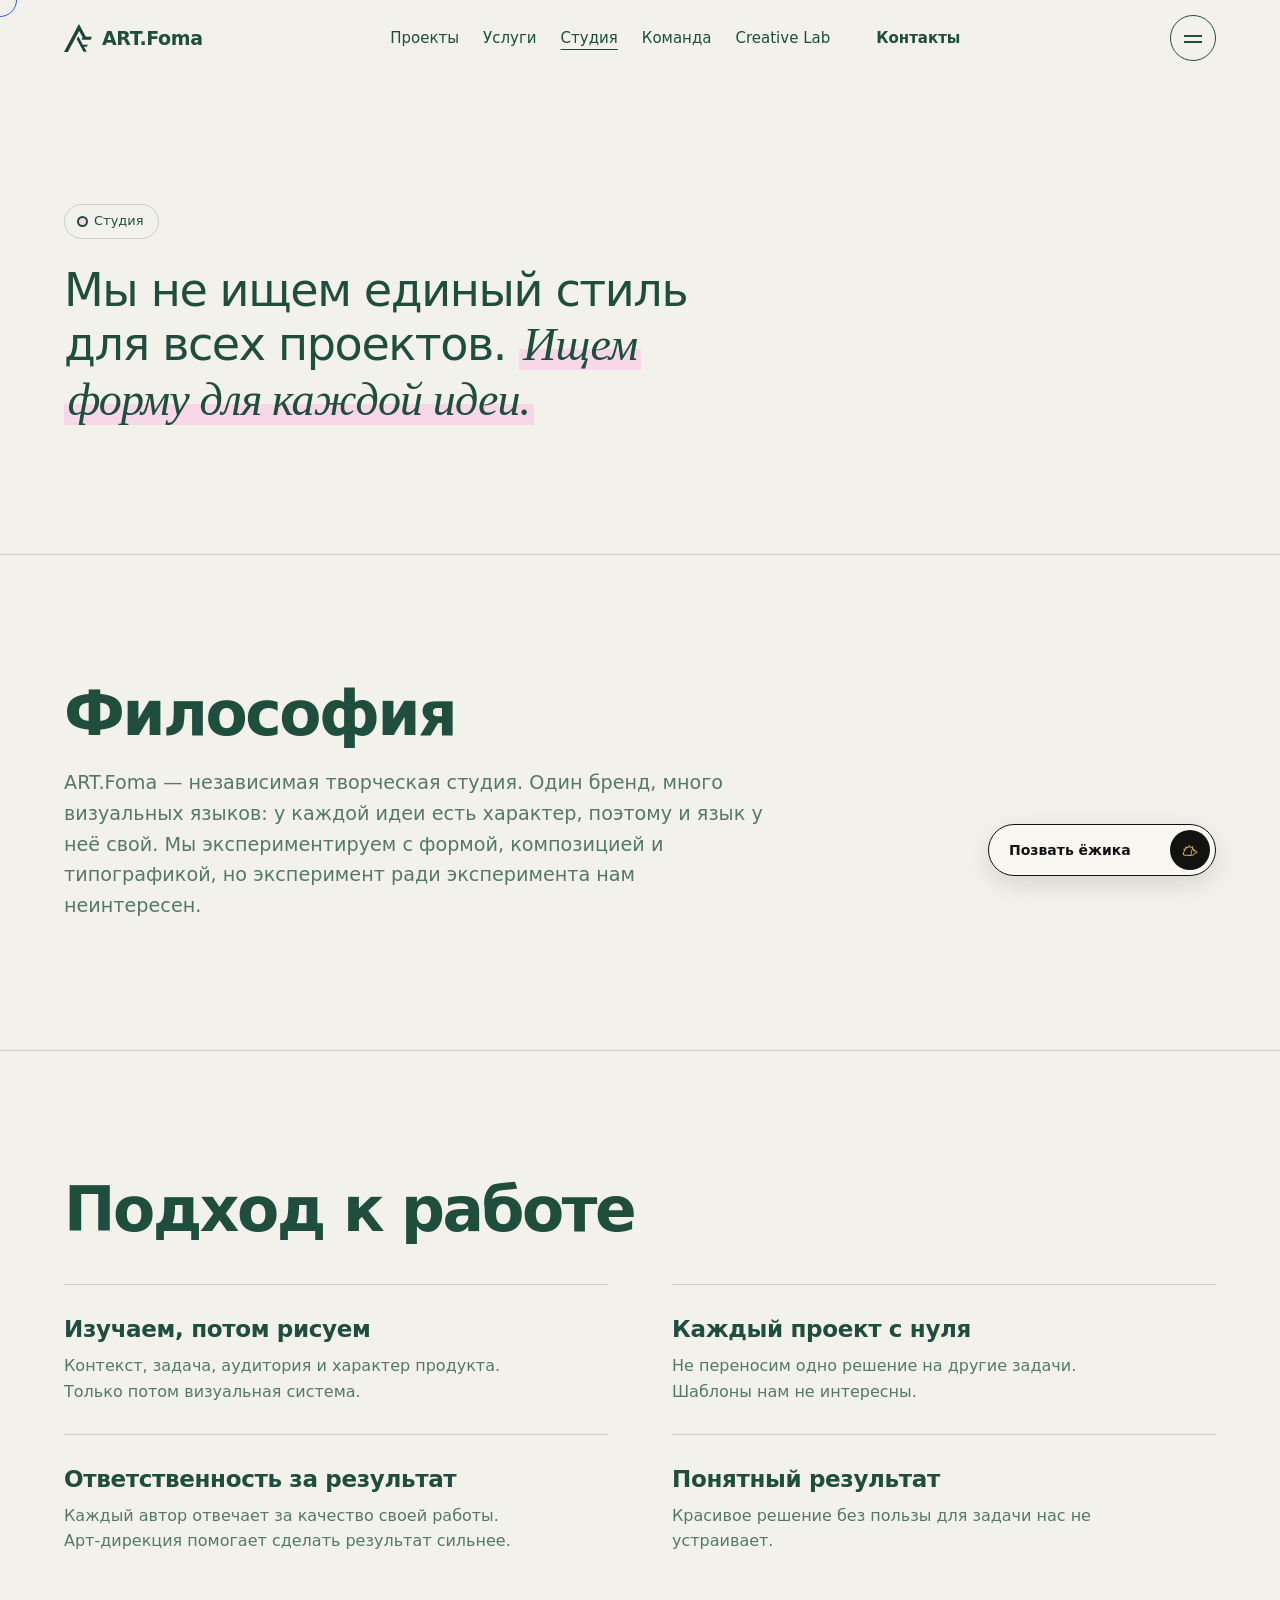
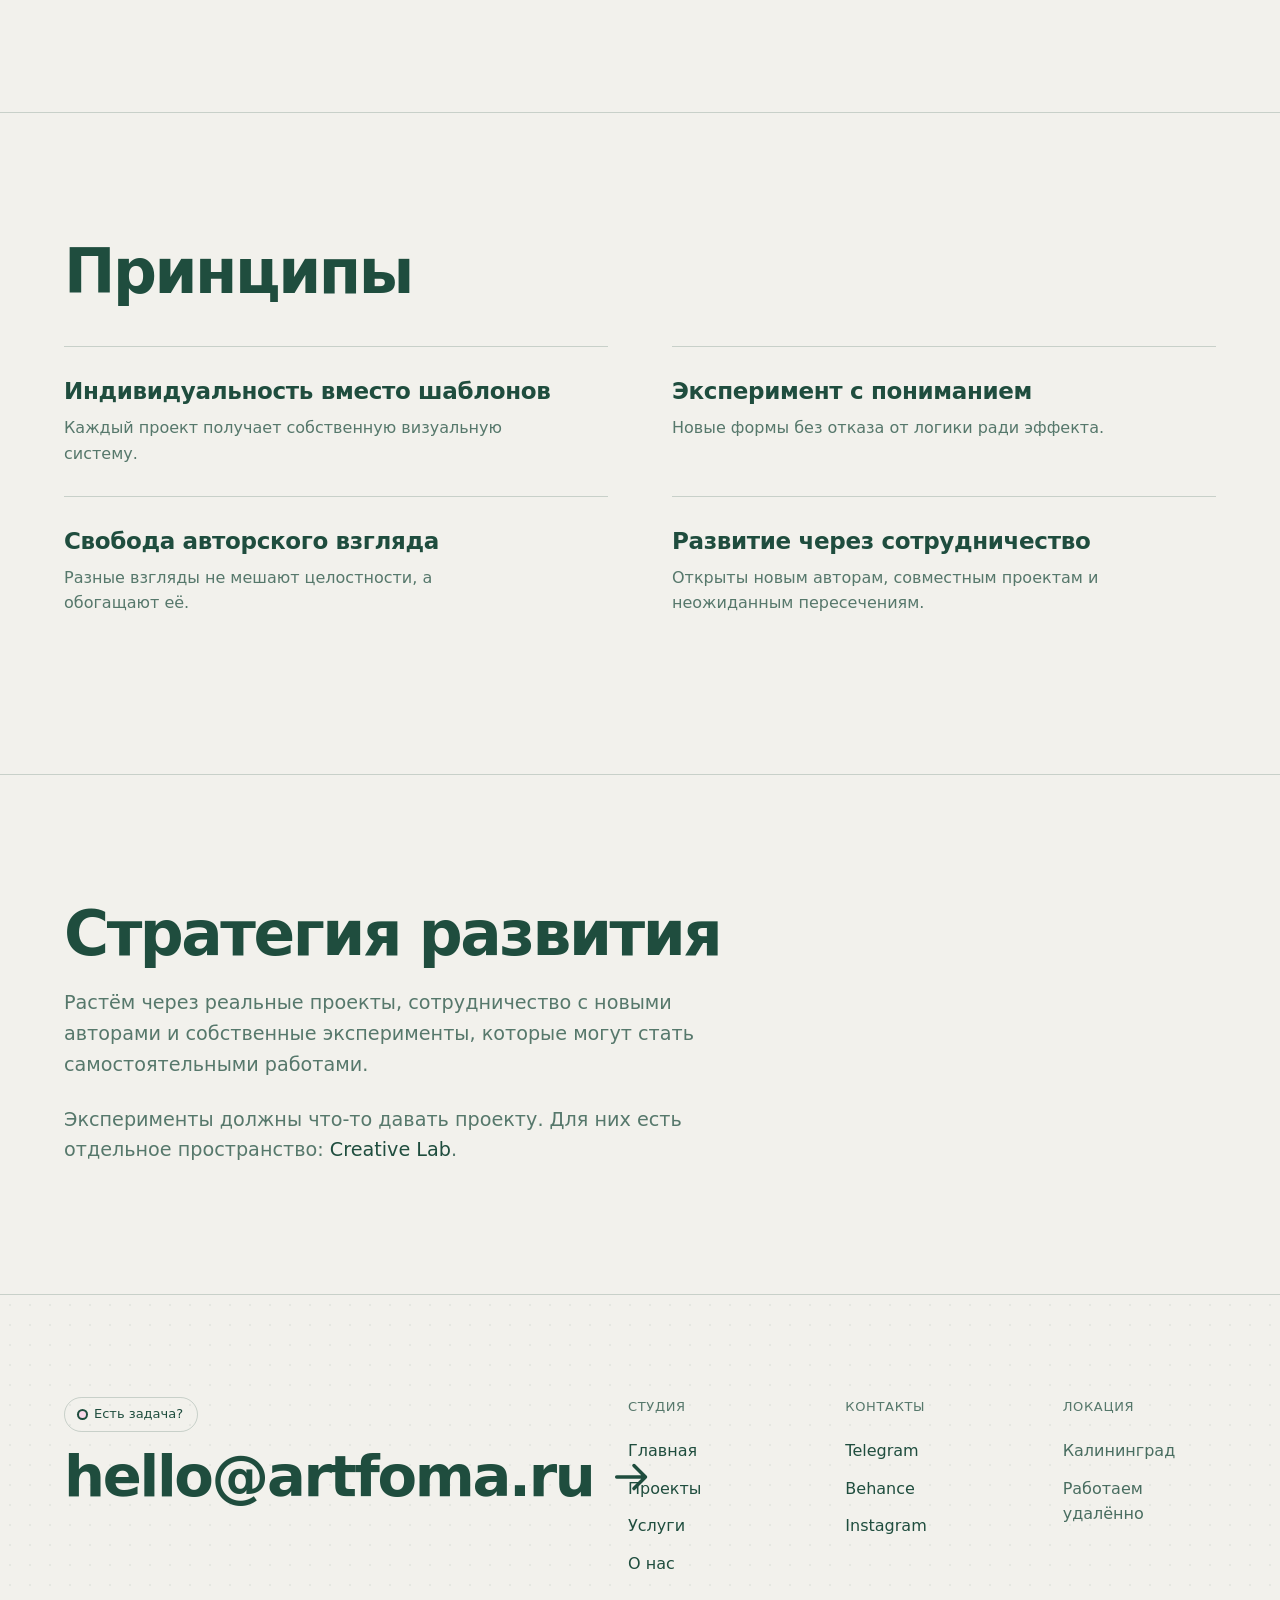
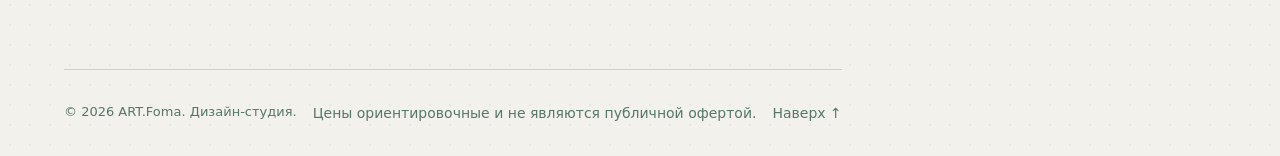
<file: pages/studio.html>
<!DOCTYPE html>
<html lang="ru">
<head>
<meta charset="UTF-8">
<meta name="viewport" content="width=device-width,initial-scale=1,viewport-fit=cover">
<title>Студия — ART.Foma</title>
<link rel="stylesheet" href="../css/tokens.css">
<link rel="stylesheet" href="../css/base.css">
<link rel="stylesheet" href="../css/layout.css">
<link rel="stylesheet" href="../css/components.css">
<link rel="stylesheet" href="../css/sections.css">
<link rel="stylesheet" href="../css/pets.css">
</head>
<body>
<a class="skip" href="#main">К содержимому</a>
<div id="ring" aria-hidden="true"></div>

<header id="hdr">
  <div class="wrap">
    <a class="logo" href="../index.html"><img src="../icons/logo/favicon.svg" alt="ART.Foma" class="logo-img"><span>ART.Foma</span></a>
    <nav class="dnav">
      <a href="works.html">Проекты</a>
      <a href="services.html">Услуги</a>
      <a href="studio.html">Студия</a>
      <a href="team.html">Команда</a>
      <a href="lab.html">Creative Lab</a>
      <a href="contacts.html" class="pill">Контакты</a>
    </nav>
    <button class="burger" id="burger" aria-expanded="false" aria-controls="menu" aria-label="Открыть меню"><span></span><span></span></button>
  </div>
</header>

<div class="menu" id="menu" role="dialog" aria-modal="true" aria-label="Меню">
  <ol class="ml">
    <li><a href="../index.html" data-n="начать сначала"><span class="i">01</span>Главная</a></li>
    <li><a href="works.html" data-n="всё, что сделали"><span class="i">02</span>Проекты</a></li>
    <li><a href="services.html" data-n="без «уточняйте в личке»"><span class="i">03</span>Услуги</a></li>
    <li><a href="studio.html" data-n="философия и культура"><span class="i">04</span>Студия</a></li>
    <li><a href="team.html" data-n="кто делает работу"><span class="i">05</span>Команда</a></li>
    <li><a href="lab.html" data-n="здесь можно ошибаться"><span class="i">06</span>Creative Lab</a></li>
    <li><a href="contacts.html" data-n="пишите, отвечаем сами"><span class="i">07</span>Контакты</a></li>
  </ol>
  <div class="note" id="note" aria-hidden="true"></div>
  <div class="menu-foot">
    <span><a href="https://t.me/artfoma">Telegram</a><a href="#">Instagram</a><a href="#">Behance</a></span>
    <a class="pill" href="contacts.html">Написать</a>
  </div>
</div>

<main id="main">
  <div class="sec">
    <div class="wrap">
      <span class="eyebrow">Студия</span>
      <p class="manifest" data-r>Мы не ищем единый стиль для всех проектов. <em>Ищем форму для каждой идеи.</em></p>
    </div>
  </div>
  
  <div class="sec">
    <div class="wrap">
      <h2 class="h2" data-r>Философия</h2>
      <p class="lead" data-r>ART.Foma — независимая творческая студия. Один бренд, много визуальных языков: у каждой идеи есть характер, поэтому и язык у неё свой. Мы экспериментируем с формой, композицией и типографикой, но эксперимент ради эксперимента нам неинтересен.</p>
    </div>
  </div>
  
  <div class="sec">
    <div class="wrap">
      <h2 class="h2" data-r>Подход к работе</h2>
      <div class="two" style="margin-top:44px">
        <div data-r><span class="h3">Изучаем, потом рисуем</span><p>Контекст, задача, аудитория и характер продукта. Только потом визуальная система.</p></div>
        <div data-r="2"><span class="h3">Каждый проект с нуля</span><p>Не переносим одно решение на другие задачи. Шаблоны нам не интересны.</p></div>
        <div data-r><span class="h3">Ответственность за результат</span><p>Каждый автор отвечает за качество своей работы. Арт-дирекция помогает сделать результат сильнее.</p></div>
        <div data-r="2"><span class="h3">Понятный результат</span><p>Красивое решение без пользы для задачи нас не устраивает.</p></div>
      </div>
    </div>
  </div>
  
  <div class="sec">
    <div class="wrap">
      <h2 class="h2" data-r>Принципы</h2>
      <div class="two" style="margin-top:44px">
        <div data-r><span class="h3">Индивидуальность вместо шаблонов</span><p>Каждый проект получает собственную визуальную систему.</p></div>
        <div data-r="2"><span class="h3">Эксперимент с пониманием</span><p>Новые формы без отказа от логики ради эффекта.</p></div>
        <div data-r><span class="h3">Свобода авторского взгляда</span><p>Разные взгляды не мешают целостности, а обогащают её.</p></div>
        <div data-r="2"><span class="h3">Развитие через сотрудничество</span><p>Открыты новым авторам, совместным проектам и неожиданным пересечениям.</p></div>
      </div>
    </div>
  </div>

  <div class="sec">
    <div class="wrap">
      <h2 class="h2" data-r>Стратегия развития</h2>
      <p class="lead" data-r>Растём через реальные проекты, сотрудничество с новыми авторами и собственные эксперименты, которые могут стать самостоятельными работами.</p>
      <p class="lead" data-r>Эксперименты должны что-то давать проекту. Для них есть отдельное пространство: <a href="lab.html" class="inline-link">Creative Lab</a>.</p>
    </div>
  </div>
</main>

<footer class="site-footer">
  <div class="wrap">
    <div class="footer-top">
      <div class="footer-cta" data-r>
        <span class="eyebrow">Есть задача?</span>
        <a class="footer-mail mag" href="mailto:hello@artfoma.ru"><span>hello@artfoma.ru</span><svg class="ic" aria-hidden="true"><use href="#i-arr"/></svg></a>
      </div>
      <div class="footer-grid">
        <div class="footer-col"><span class="footer-title">Студия</span><a href="../index.html">Главная</a><a href="works.html">Проекты</a><a href="services.html">Услуги</a><a href="studio.html">О нас</a></div>
        <div class="footer-col"><span class="footer-title">Контакты</span><a href="https://t.me/artfoma">Telegram</a><a href="#">Behance</a><a href="#">Instagram</a></div>
        <div class="footer-col"><span class="footer-title">Локация</span><span class="footer-text">Калининград</span><span class="footer-text">Работаем удалённо</span></div>
      </div>
    </div>
    <div class="footer-bottom">
      <span>© 2026 ART.Foma. Дизайн-студия.</span>
      <span class="small">Цены ориентировочные и не являются публичной офертой.</span>
      <a class="link" href="#" onclick="window.scrollTo({top:0,behavior:'smooth'});return false;" style="min-height:auto;font-size:14px">Наверх ↑</a>
    </div>
  </div>
</footer>

<aside class="dock" id="dock">
  <button class="dock-tg" id="dockTg" role="switch" aria-checked="false" aria-controls="pet" type="button"><span class="dt-txt"><span class="t-off">Позвать ёжика</span><span class="t-on">Спрятать ёжика</span></span><span class="knob" aria-hidden="true"><svg viewBox="0 0 80 80"><use href="#hogGlyph"/></svg></span></button>
  <div class="pet" id="pet" role="button" tabindex="0" aria-label="Ёжик студии.">
    <div class="bubble" id="bubble" aria-live="polite">Привет!</div>
    <svg class="hg" id="hg" viewBox="0 0 80 80" aria-hidden="true">
      <circle class="bg" cx="40" cy="40" r="40"/>
      <path class="ln" d="M23.5 52.75L22 46L25.75 43L23.5 37.75H29.5L28.75 31.75L34.75 34L37.75 28L41.5 34L46.75 31L47.5 37.75C50 37.75 51.5 39 52 41.5L58.75 44.5C59.75 45.5 59.25 46.5 57.25 47.5L53.5 48.25C52 52.25 48.75 54.25 43.75 54.25H28.75C26.75 54.25 25 53.75 23.5 52.75Z"/>
      <path class="ln" d="M47.5 37.75C44 39.75 42.75 42.5 43.75 46C44.75 49 43.75 51.75 40.75 54.25"/>
      <circle class="eyeDot" id="eyeDot" cx="50.5" cy="42.25" r="1.5"/>
      <path id="eyeClosed" d="M48.6 42.6Q50.5 44.3 52.4 42.6" fill="none" stroke="var(--fgc)" stroke-width="1.35" stroke-linecap="round" opacity="0"/>
      <text class="zz" x="60" y="20" font-size="7" font-weight="700" fill="var(--fgc)" font-family="Inter Tight">z</text>
      <text class="zz z2" x="66" y="13" font-size="5" font-weight="700" fill="var(--fgc)" font-family="Inter Tight">z</text>
    </svg>
    <div class="tray" id="tray" role="group" aria-label="Еда для ежика">
      <button data-food="apple" aria-pressed="false" aria-label="Яблоко" type="button"><svg class="ic food" aria-hidden="true"><use href="#i-apple"/></svg></button>
      <button data-food="berry" aria-pressed="false" aria-label="Ягоды" type="button"><svg class="ic food" aria-hidden="true"><use href="#i-berry"/></svg></button>
      <button data-food="worm" aria-pressed="false" aria-label="Червьячок" type="button"><svg class="ic food" aria-hidden="true"><use href="#i-worm"/></svg></button>
    </div>
    <div class="stat"><div><span>Сытость: </span><span id="statTxt">сыт</span></div><div class="bar"><i id="hungerBar"></i></div></div>
  </div>
</aside>
<nav class="bnav" aria-label="Мобильная навигация">
  <a href="works.html"><i>01</i>Проекты</a>
  <a href="services.html"><i>02</i>Услуги</a>
  <a href="lab.html"><i>03</i>Lab</a>
  <a href="contacts.html"><i>04</i>Контакты</a>
</nav>

<svg width="0" height="0" style="position:absolute" aria-hidden="true">
  <symbol id="i-arr" viewBox="0 0 24 24"><path d="M4 12h15M13 6l6 6-6 6" fill="none" stroke="currentColor" stroke-width="1.8" stroke-linecap="round" stroke-linejoin="round"/></symbol>
  <symbol id="i-back" viewBox="0 0 24 24"><path d="M20 12H5M11 6l-6 6 6 6" fill="none" stroke="currentColor" stroke-width="1.8" stroke-linecap="round" stroke-linejoin="round"/></symbol>
  <symbol id="i-heart" viewBox="0 0 24 24"><path d="M12 20s-7-4.4-7-10a4 4 0 0 1 7-2.6A4 4 0 0 1 19 10c0 5.6-7 10-7 10z" fill="currentColor"/></symbol>
  <symbol id="i-apple" viewBox="0 0 40 40"><path d="M20 13c-6-4-15 0-14 9 1 8 8 15 14 13 6 2 13-5 14-13 1-9-8-13-14-9z" fill="none" stroke="currentColor" stroke-width="2.2" stroke-linejoin="round"/><path d="M20 13c0-4 2-6 5-7" fill="none" stroke="currentColor" stroke-width="2.2" stroke-linecap="round"/><path d="M14 22c1 2 2 3 3 3" fill="none" stroke="currentColor" stroke-width="2" stroke-linecap="round"/></symbol>
  <symbol id="i-berry" viewBox="0 0 40 40"><circle cx="15" cy="22" r="7" fill="none" stroke="currentColor" stroke-width="2.2"/><circle cx="26" cy="20" r="7" fill="none" stroke="currentColor" stroke-width="2.2"/><circle cx="20" cy="30" r="5.5" fill="none" stroke="currentColor" stroke-width="2.2"/><path d="M17 13c1-3 3-4 6-4" fill="none" stroke="currentColor" stroke-width="2.2" stroke-linecap="round"/></symbol>
  <symbol id="i-worm" viewBox="0 0 40 40"><path d="M5 28c4-2 3-8 8-8s4 8 9 8 4-10 9-10 3 4 4 2" fill="none" stroke="currentColor" stroke-width="2.4" stroke-linecap="round" stroke-linejoin="round"/></symbol>
  <symbol id="hogGlyph" viewBox="0 0 80 80"><path d="M23.5 52.75L22 46L25.75 43L23.5 37.75H29.5L28.75 31.75L34.75 34L37.75 28L41.5 34L46.75 31L47.5 37.75C50 37.75 51.5 39 52 41.5L58.75 44.5C59.75 45.5 59.25 46.5 57.25 47.5L53.5 48.25C52 52.25 48.75 54.25 43.75 54.25H28.75C26.75 54.25 25 53.75 23.5 52.75Z" fill="none" stroke="currentColor" stroke-width="2.2" stroke-linecap="round" stroke-linejoin="round"/><path d="M47.5 37.75C44 39.75 42.75 42.5 43.75 46C44.75 49 43.75 51.75 40.75 54.25" fill="none" stroke="currentColor" stroke-width="2.2" stroke-linecap="round" stroke-linejoin="round"/><circle cx="50.5" cy="42.25" r="2" fill="currentColor"/></symbol>
  <symbol id="i-ident" viewBox="0 0 24 24"><circle cx="12" cy="12" r="9" fill="none" stroke="currentColor" stroke-width="1.6"/><path d="M12 7l1.6 3.4L17 12l-3.4 1.6L12 17l-1.6-3.4L7 12l3.4-1.6z" fill="none" stroke="currentColor" stroke-width="1.6" stroke-linejoin="round"/></symbol>
  <symbol id="i-web" viewBox="0 0 24 24"><rect x="3" y="4" width="18" height="16" rx="2" fill="none" stroke="currentColor" stroke-width="1.6"/><path d="M3 9h18" stroke="currentColor" stroke-width="1.6"/><circle cx="6.2" cy="6.5" r=".9" fill="currentColor"/></symbol>
  <symbol id="i-pack" viewBox="0 0 24 24"><path d="M3 8l9-5 9 5v8l-9 5-9-5z" fill="none" stroke="currentColor" stroke-width="1.6" stroke-linejoin="round"/><path d="M3 8l9 5 9-5M12 13v8" fill="none" stroke="currentColor" stroke-width="1.6" stroke-linejoin="round"/></symbol>
  <symbol id="i-social" viewBox="0 0 24 24"><rect x="4" y="4" width="7" height="7" rx="1.5" fill="none" stroke="currentColor" stroke-width="1.6"/><rect x="13" y="4" width="7" height="7" rx="1.5" fill="none" stroke="currentColor" stroke-width="1.6"/><rect x="4" y="13" width="7" height="7" rx="1.5" fill="none" stroke="currentColor" stroke-width="1.6"/><rect x="13" y="13" width="7" height="7" rx="1.5" fill="none" stroke="currentColor" stroke-width="1.6"/></symbol>
  <symbol id="i-motion" viewBox="0 0 24 24"><circle cx="12" cy="12" r="9" fill="none" stroke="currentColor" stroke-width="1.6"/><path d="M10 8.5v7l6-3.5z" fill="currentColor"/></symbol>
  <symbol id="i-mail" viewBox="0 0 24 24"><rect x="3" y="5" width="18" height="14" rx="2" fill="none" stroke="currentColor" stroke-width="1.6"/><path d="M3 7l9 6 9-6" fill="none" stroke="currentColor" stroke-width="1.6" stroke-linejoin="round"/></symbol>
  <symbol id="i-tg" viewBox="0 0 24 24"><path d="M21 4L3 11l6 2 2 6 3-4 5 4z" fill="none" stroke="currentColor" stroke-width="1.6" stroke-linejoin="round"/></symbol>
  <symbol id="i-pin" viewBox="0 0 24 24"><path d="M12 21s-7-6.2-7-11a7 7 0 0 1 14 0c0 4.8-7 11-7 11z" fill="none" stroke="currentColor" stroke-width="1.6" stroke-linejoin="round"/><circle cx="12" cy="10" r="2.5" fill="none" stroke="currentColor" stroke-width="1.6"/></symbol>
</svg>

<script type="module" src="../js/main.js"></script>
</body>
</html>
</file>
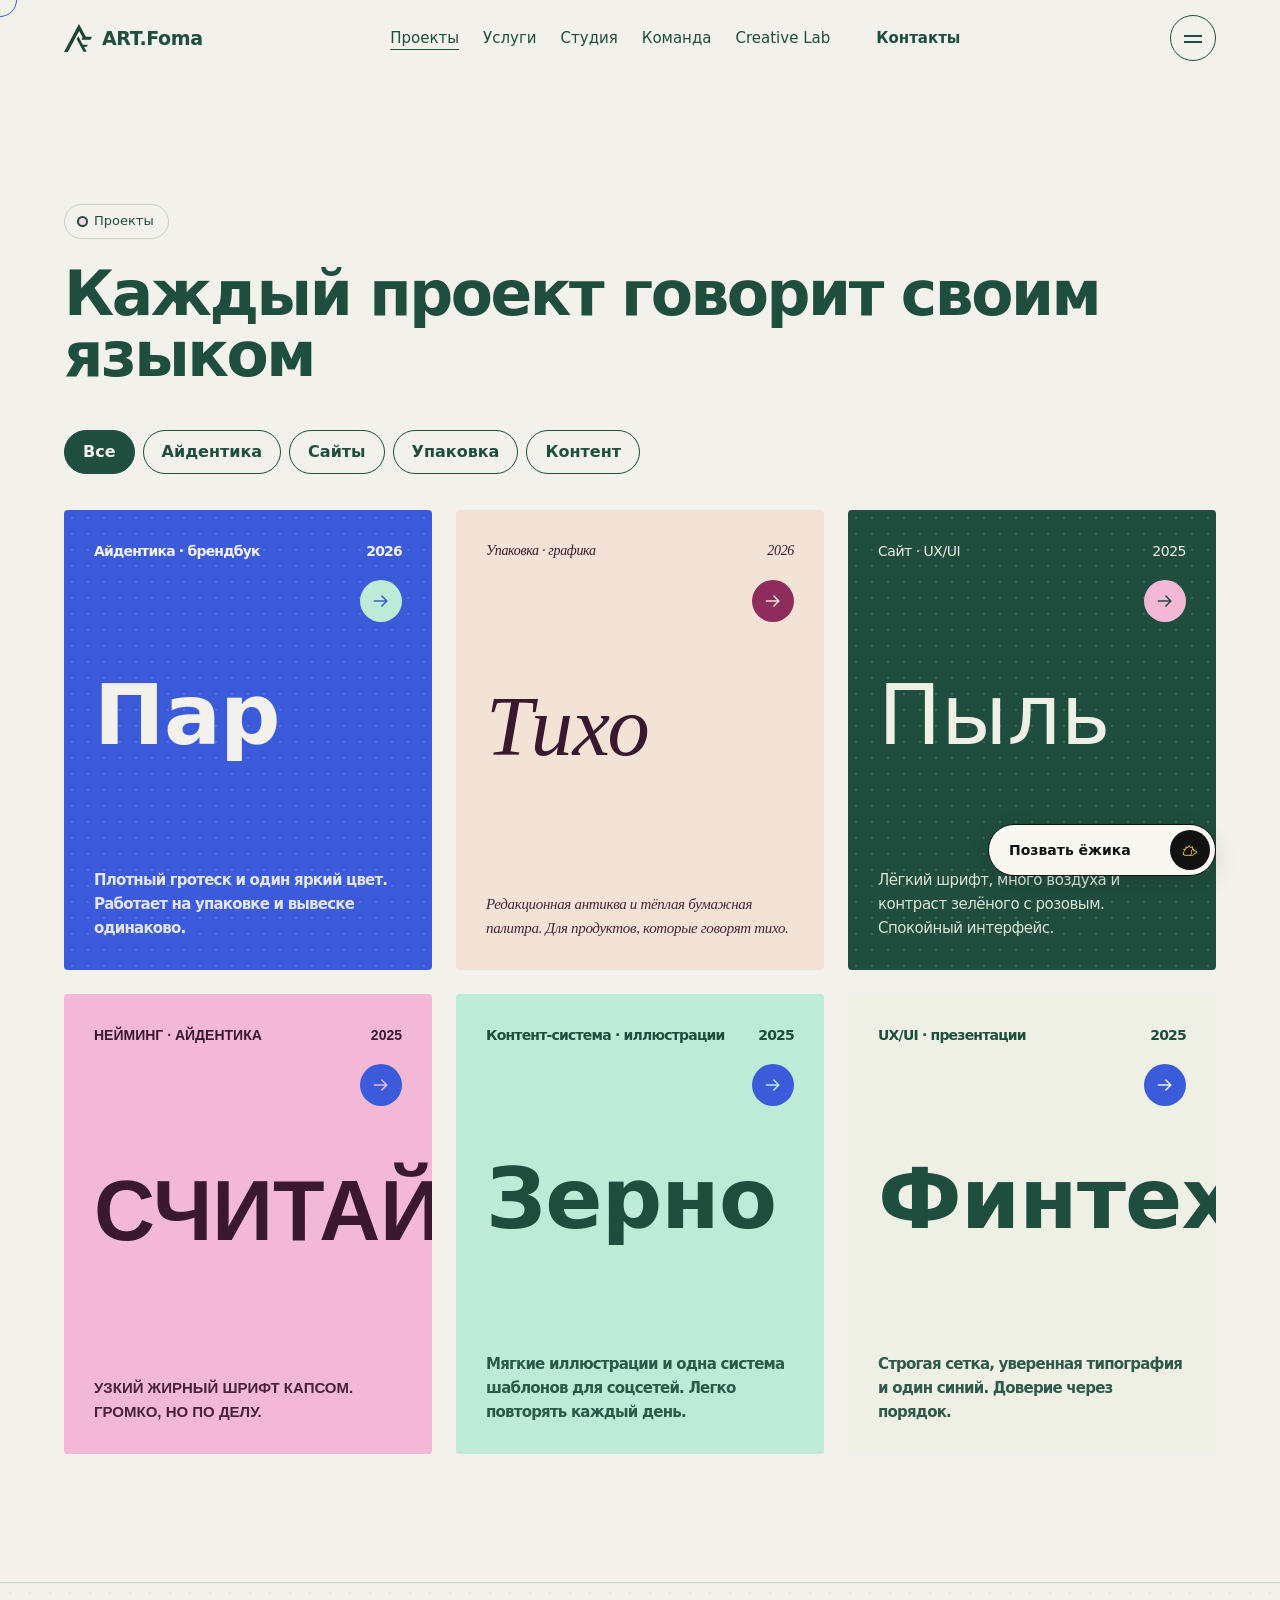
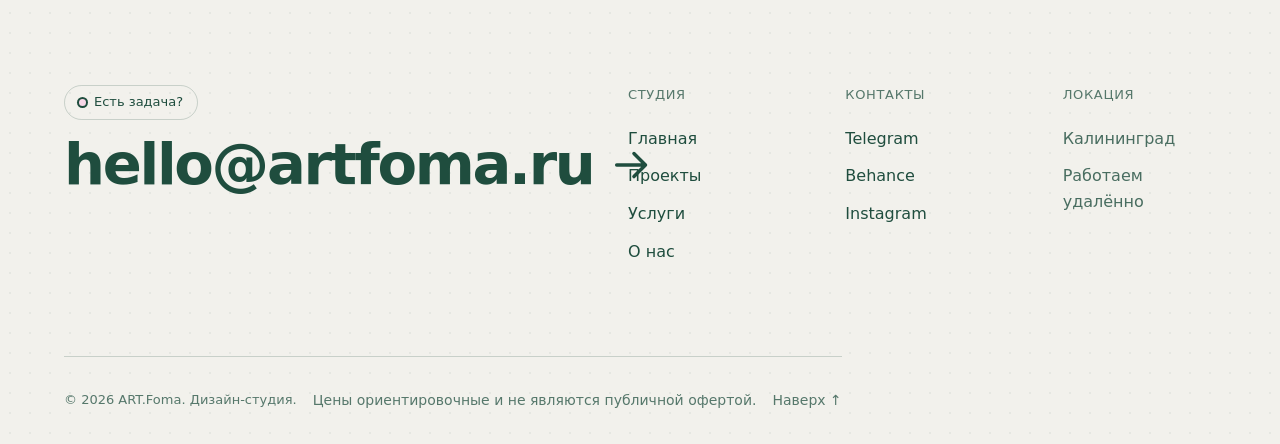
<file: pages/works.html>
<!DOCTYPE html>
<html lang="ru">
<head>
<meta charset="UTF-8">
<meta name="viewport" content="width=device-width,initial-scale=1,viewport-fit=cover">
<title>Проекты — ART.Foma</title>
<link rel="stylesheet" href="../css/tokens.css">
<link rel="stylesheet" href="../css/base.css">
<link rel="stylesheet" href="../css/layout.css">
<link rel="stylesheet" href="../css/components.css">
<link rel="stylesheet" href="../css/sections.css">
<link rel="stylesheet" href="../css/pets.css">
</head>
<body>
<a class="skip" href="#main">К содержимому</a>
<div id="ring" aria-hidden="true"></div>

<header id="hdr">
  <div class="wrap">
    <a class="logo" href="../index.html"><img src="../icons/logo/favicon.svg" alt="ART.Foma" class="logo-img"><span>ART.Foma</span></a>
    <nav class="dnav">
      <a href="works.html">Проекты</a>
      <a href="services.html">Услуги</a>
      <a href="studio.html">Студия</a>
      <a href="team.html">Команда</a>
      <a href="lab.html">Creative Lab</a>
      <a href="contacts.html" class="pill">Контакты</a>
    </nav>
    <button class="burger" id="burger" aria-expanded="false" aria-controls="menu" aria-label="Открыть меню"><span></span><span></span></button>
  </div>
</header>

<div class="menu" id="menu" role="dialog" aria-modal="true" aria-label="Меню">
  <ol class="ml">
    <li><a href="../index.html" data-n="начать сначала"><span class="i">01</span>Главная</a></li>
    <li><a href="works.html" data-n="всё, что сделали"><span class="i">02</span>Проекты</a></li>
    <li><a href="services.html" data-n="без «уточняйте в личке»"><span class="i">03</span>Услуги</a></li>
    <li><a href="studio.html" data-n="философия и культура"><span class="i">04</span>Студия</a></li>
    <li><a href="team.html" data-n="кто делает работу"><span class="i">05</span>Команда</a></li>
    <li><a href="lab.html" data-n="здесь можно ошибаться"><span class="i">06</span>Creative Lab</a></li>
    <li><a href="contacts.html" data-n="пишите, отвечаем сами"><span class="i">07</span>Контакты</a></li>
  </ol>
  <div class="note" id="note" aria-hidden="true"></div>
  <div class="menu-foot">
    <span><a href="https://t.me/artfoma">Telegram</a><a href="#">Instagram</a><a href="#">Behance</a></span>
    <a class="pill" href="contacts.html">Написать</a>
  </div>
</div>

<main id="main">
  <div class="sec">
    <div class="wrap">
      <span class="eyebrow">Проекты</span>
      <h1 class="h2" data-r>Каждый проект говорит своим языком</h1>
      <div class="filters" style="margin-top:44px" id="filters" role="group" aria-label="Фильтр по услугам"></div>
      <div class="grid-p" id="gridWorks"></div>
    </div>
  </div>
</main>

<footer class="site-footer">
  <div class="wrap">
    <div class="footer-top">
      <div class="footer-cta" data-r>
        <span class="eyebrow">Есть задача?</span>
        <a class="footer-mail mag" href="mailto:hello@artfoma.ru"><span>hello@artfoma.ru</span><svg class="ic" aria-hidden="true"><use href="#i-arr"/></svg></a>
      </div>
      <div class="footer-grid">
        <div class="footer-col"><span class="footer-title">Студия</span><a href="../index.html">Главная</a><a href="works.html">Проекты</a><a href="services.html">Услуги</a><a href="studio.html">О нас</a></div>
        <div class="footer-col"><span class="footer-title">Контакты</span><a href="https://t.me/artfoma">Telegram</a><a href="#">Behance</a><a href="#">Instagram</a></div>
        <div class="footer-col"><span class="footer-title">Локация</span><span class="footer-text">Калининград</span><span class="footer-text">Работаем удалённо</span></div>
      </div>
    </div>
    <div class="footer-bottom">
      <span>© 2026 ART.Foma. Дизайн-студия.</span>
      <span class="small">Цены ориентировочные и не являются публичной офертой.</span>
      <a class="link" href="#" onclick="window.scrollTo({top:0,behavior:'smooth'});return false;" style="min-height:auto;font-size:14px">Наверх ↑</a>
    </div>
  </div>
</footer>

<aside class="dock" id="dock">
  <button class="dock-tg" id="dockTg" role="switch" aria-checked="false" aria-controls="pet" type="button"><span class="dt-txt"><span class="t-off">Позвать ёжика</span><span class="t-on">Спрятать ёжика</span></span><span class="knob" aria-hidden="true"><svg viewBox="0 0 80 80"><use href="#hogGlyph"/></svg></span></button>
  <div class="pet" id="pet" role="button" tabindex="0" aria-label="Ёжик студии.">
    <div class="bubble" id="bubble" aria-live="polite">Привет!</div>
    <svg class="hg" id="hg" viewBox="0 0 80 80" aria-hidden="true">
      <circle class="bg" cx="40" cy="40" r="40"/>
      <path class="ln" d="M23.5 52.75L22 46L25.75 43L23.5 37.75H29.5L28.75 31.75L34.75 34L37.75 28L41.5 34L46.75 31L47.5 37.75C50 37.75 51.5 39 52 41.5L58.75 44.5C59.75 45.5 59.25 46.5 57.25 47.5L53.5 48.25C52 52.25 48.75 54.25 43.75 54.25H28.75C26.75 54.25 25 53.75 23.5 52.75Z"/>
      <path class="ln" d="M47.5 37.75C44 39.75 42.75 42.5 43.75 46C44.75 49 43.75 51.75 40.75 54.25"/>
      <circle class="eyeDot" id="eyeDot" cx="50.5" cy="42.25" r="1.5"/>
      <path id="eyeClosed" d="M48.6 42.6Q50.5 44.3 52.4 42.6" fill="none" stroke="var(--fgc)" stroke-width="1.35" stroke-linecap="round" opacity="0"/>
      <text class="zz" x="60" y="20" font-size="7" font-weight="700" fill="var(--fgc)" font-family="Inter Tight">z</text>
      <text class="zz z2" x="66" y="13" font-size="5" font-weight="700" fill="var(--fgc)" font-family="Inter Tight">z</text>
    </svg>
    <div class="tray" id="tray" role="group" aria-label="Еда для ежика">
      <button data-food="apple" aria-pressed="false" aria-label="Яблоко" type="button"><svg class="ic food" aria-hidden="true"><use href="#i-apple"/></svg></button>
      <button data-food="berry" aria-pressed="false" aria-label="Ягоды" type="button"><svg class="ic food" aria-hidden="true"><use href="#i-berry"/></svg></button>
      <button data-food="worm" aria-pressed="false" aria-label="Червьячок" type="button"><svg class="ic food" aria-hidden="true"><use href="#i-worm"/></svg></button>
    </div>
    <div class="stat"><div><span>Сытость: </span><span id="statTxt">сыт</span></div><div class="bar"><i id="hungerBar"></i></div></div>
  </div>
</aside>
<nav class="bnav" aria-label="Мобильная навигация">
  <a href="works.html"><i>01</i>Проекты</a>
  <a href="services.html"><i>02</i>Услуги</a>
  <a href="lab.html"><i>03</i>Lab</a>
  <a href="contacts.html"><i>04</i>Контакты</a>
</nav>

<svg width="0" height="0" style="position:absolute" aria-hidden="true">
  <symbol id="i-arr" viewBox="0 0 24 24"><path d="M4 12h15M13 6l6 6-6 6" fill="none" stroke="currentColor" stroke-width="1.8" stroke-linecap="round" stroke-linejoin="round"/></symbol>
  <symbol id="i-back" viewBox="0 0 24 24"><path d="M20 12H5M11 6l-6 6 6 6" fill="none" stroke="currentColor" stroke-width="1.8" stroke-linecap="round" stroke-linejoin="round"/></symbol>
  <symbol id="i-heart" viewBox="0 0 24 24"><path d="M12 20s-7-4.4-7-10a4 4 0 0 1 7-2.6A4 4 0 0 1 19 10c0 5.6-7 10-7 10z" fill="currentColor"/></symbol>
  <symbol id="i-apple" viewBox="0 0 40 40"><path d="M20 13c-6-4-15 0-14 9 1 8 8 15 14 13 6 2 13-5 14-13 1-9-8-13-14-9z" fill="none" stroke="currentColor" stroke-width="2.2" stroke-linejoin="round"/><path d="M20 13c0-4 2-6 5-7" fill="none" stroke="currentColor" stroke-width="2.2" stroke-linecap="round"/><path d="M14 22c1 2 2 3 3 3" fill="none" stroke="currentColor" stroke-width="2" stroke-linecap="round"/></symbol>
  <symbol id="i-berry" viewBox="0 0 40 40"><circle cx="15" cy="22" r="7" fill="none" stroke="currentColor" stroke-width="2.2"/><circle cx="26" cy="20" r="7" fill="none" stroke="currentColor" stroke-width="2.2"/><circle cx="20" cy="30" r="5.5" fill="none" stroke="currentColor" stroke-width="2.2"/><path d="M17 13c1-3 3-4 6-4" fill="none" stroke="currentColor" stroke-width="2.2" stroke-linecap="round"/></symbol>
  <symbol id="i-worm" viewBox="0 0 40 40"><path d="M5 28c4-2 3-8 8-8s4 8 9 8 4-10 9-10 3 4 4 2" fill="none" stroke="currentColor" stroke-width="2.4" stroke-linecap="round" stroke-linejoin="round"/></symbol>
  <symbol id="hogGlyph" viewBox="0 0 80 80"><path d="M23.5 52.75L22 46L25.75 43L23.5 37.75H29.5L28.75 31.75L34.75 34L37.75 28L41.5 34L46.75 31L47.5 37.75C50 37.75 51.5 39 52 41.5L58.75 44.5C59.75 45.5 59.25 46.5 57.25 47.5L53.5 48.25C52 52.25 48.75 54.25 43.75 54.25H28.75C26.75 54.25 25 53.75 23.5 52.75Z" fill="none" stroke="currentColor" stroke-width="2.2" stroke-linecap="round" stroke-linejoin="round"/><path d="M47.5 37.75C44 39.75 42.75 42.5 43.75 46C44.75 49 43.75 51.75 40.75 54.25" fill="none" stroke="currentColor" stroke-width="2.2" stroke-linecap="round" stroke-linejoin="round"/><circle cx="50.5" cy="42.25" r="2" fill="currentColor"/></symbol>
  <symbol id="i-ident" viewBox="0 0 24 24"><circle cx="12" cy="12" r="9" fill="none" stroke="currentColor" stroke-width="1.6"/><path d="M12 7l1.6 3.4L17 12l-3.4 1.6L12 17l-1.6-3.4L7 12l3.4-1.6z" fill="none" stroke="currentColor" stroke-width="1.6" stroke-linejoin="round"/></symbol>
  <symbol id="i-web" viewBox="0 0 24 24"><rect x="3" y="4" width="18" height="16" rx="2" fill="none" stroke="currentColor" stroke-width="1.6"/><path d="M3 9h18" stroke="currentColor" stroke-width="1.6"/><circle cx="6.2" cy="6.5" r=".9" fill="currentColor"/></symbol>
  <symbol id="i-pack" viewBox="0 0 24 24"><path d="M3 8l9-5 9 5v8l-9 5-9-5z" fill="none" stroke="currentColor" stroke-width="1.6" stroke-linejoin="round"/><path d="M3 8l9 5 9-5M12 13v8" fill="none" stroke="currentColor" stroke-width="1.6" stroke-linejoin="round"/></symbol>
  <symbol id="i-social" viewBox="0 0 24 24"><rect x="4" y="4" width="7" height="7" rx="1.5" fill="none" stroke="currentColor" stroke-width="1.6"/><rect x="13" y="4" width="7" height="7" rx="1.5" fill="none" stroke="currentColor" stroke-width="1.6"/><rect x="4" y="13" width="7" height="7" rx="1.5" fill="none" stroke="currentColor" stroke-width="1.6"/><rect x="13" y="13" width="7" height="7" rx="1.5" fill="none" stroke="currentColor" stroke-width="1.6"/></symbol>
  <symbol id="i-motion" viewBox="0 0 24 24"><circle cx="12" cy="12" r="9" fill="none" stroke="currentColor" stroke-width="1.6"/><path d="M10 8.5v7l6-3.5z" fill="currentColor"/></symbol>
  <symbol id="i-mail" viewBox="0 0 24 24"><rect x="3" y="5" width="18" height="14" rx="2" fill="none" stroke="currentColor" stroke-width="1.6"/><path d="M3 7l9 6 9-6" fill="none" stroke="currentColor" stroke-width="1.6" stroke-linejoin="round"/></symbol>
  <symbol id="i-tg" viewBox="0 0 24 24"><path d="M21 4L3 11l6 2 2 6 3-4 5 4z" fill="none" stroke="currentColor" stroke-width="1.6" stroke-linejoin="round"/></symbol>
  <symbol id="i-pin" viewBox="0 0 24 24"><path d="M12 21s-7-6.2-7-11a7 7 0 0 1 14 0c0 4.8-7 11-7 11z" fill="none" stroke="currentColor" stroke-width="1.6" stroke-linejoin="round"/><circle cx="12" cy="10" r="2.5" fill="none" stroke="currentColor" stroke-width="1.6"/></symbol>
</svg>

<script type="module" src="../js/main.js"></script>
</body>
</html>
</file>
<file: css/tokens.css>
:root {
    --bg: #F2F1EC;
    --ink: #1F4D3E;
    --acc: #3B5BDB;
    --mint: #BDEBD8;
    --pink: #F2B8D6;
    --lime: #D9F26B;
    --hl: #F8D7E8;
    --mute: rgba(31, 77, 62, .74);
    --line: rgba(31, 77, 62, .2);
    --ink-dark: #121212;
    --food: #FFD84D;
    
    --sans: 'Inter Tight', system-ui, sans-serif;
    --txt: 'Golos Text', system-ui, sans-serif;
    --serif: 'Literata', Georgia, serif;
    --cond: 'Oswald', Impact, sans-serif;
    
    --pad: clamp(20px, 5vw, 72px);
    --max: 1400px;
    
    /* Переменные для карточек (перебиваются в inline-style) */
    --pbg: var(--acc);
    --pfg: #F2F1EC;
    --pacc: var(--mint);
  }
</file>
<file: css/base.css>
* { box-sizing: border-box; margin: 0; padding: 0; min-width: 0; }
[hidden] { display: none !important; }
html { -webkit-text-size-adjust: 100%; }
html, body {
    overflow-x: hidden;
    width: 100%;
  }
body { 
  background: var(--bg); 
  color: var(--ink); 
  font: 400 16px/1.6 var(--txt); 
  -webkit-font-smoothing: antialiased; 
  overflow-x: clip; 
}
button, a { 
  color: inherit; 
  font: inherit; 
  background: none; 
  border: 0; 
  cursor: pointer; 
  text-decoration: none; 
  text-align: left; 
}
a:hover { color: var(--ink); background: linear-gradient(transparent 58%, var(--hl) 58%); }
:focus-visible { outline: 2px solid currentColor; outline-offset: 4px; }
h1, h2, h3, .h1, .h2, .h3 { overflow-wrap: anywhere; }

.skip { position: absolute; left: -999px; }
.skip:focus { left: 12px; top: 12px; background: var(--ink); color: var(--bg); padding: 8px 12px; z-index: 70; }

.wrap { max-width: var(--max); margin: 0 auto; padding: 0 var(--pad); }

.f-sans { font-family: var(--sans); font-weight: 700; letter-spacing: -.05em; }
.f-serif { font-family: var(--serif); font-style: italic; font-weight: 500; letter-spacing: -.02em; }
.f-cond { font-family: var(--cond); font-weight: 700; text-transform: uppercase; letter-spacing: 0; }
.f-soft { font-family: var(--txt); font-weight: 300; letter-spacing: -.03em; }

main { padding-top: 76px; min-height: 100vh; }
.sec { padding: clamp(72px, 10vw, 136px) 0; position: relative; }
.sec + .sec { border-top: 1px solid var(--line); }

/* Eyebrow */
.eyebrow {
  display: inline-flex; align-items: center; gap: 8px; padding: 6px 14px;
  border: 1px solid var(--line); border-radius: 999px;
  font-size: 13px; color: var(--ink); margin-bottom: 24px;
}
.eyebrow::before {
  content: ""; width: 7px; height: 7px; border-radius: 50%;
  background: var(--hl); box-shadow: 0 0 0 2px var(--ink);
}

/* Типографика */
.h1 { font: 600 clamp(42px, 6.6vw, 104px)/.98 var(--sans); letter-spacing: -.045em; }
.h2 { font: 600 clamp(34px, 4.8vw, 76px)/1 var(--sans); letter-spacing: -.04em; }
.h3 { font: 600 clamp(19px, 1.8vw, 24px)/1.25 var(--sans); letter-spacing: -.015em; }
.lead { font-size: clamp(17px, 1.5vw, 20px); max-width: 58ch; color: var(--mute); margin-top: 24px; }
.small { font-size: 14px; color: var(--mute); }

/* Кнопки */
.btn {
  display: inline-flex; align-items: center; justify-content: center; gap: 8px;
  min-height: 50px; padding: 0 24px; border-radius: 999px;
  border: 1.5px solid var(--ink); color: var(--ink); font-weight: 600;
  transition: background .25s, color .25s, border-color .25s, transform .3s;
}
.btn.f { background: var(--ink); color: var(--bg); }
.btn:hover { background: var(--acc); border-color: var(--acc); color: #F2F1EC; }
.btn:active { transform: scale(.97); }
.btns { display: flex; flex-wrap: wrap; gap: 12px; margin-top: 36px; }

/* Ссылки */
.link {
  display: inline-flex; align-items: center; min-height: 44px; color: var(--ink);
  background: linear-gradient(currentColor,currentColor) 0 100%/0 1.5px no-repeat;
  transition: background-size .45s, color .25s;
}
.link:hover { background-size: 100% 1.5px; color: var(--ink); }
.inline-link {
  display: inline; min-height: auto; color: var(--ink);
  background: linear-gradient(transparent 58%, var(--hl) 58%) no-repeat;
  background-size: 100% 0; transition: background-size .3s;
}
.inline-link:hover { background-size: 100% 100%; color: var(--ink); }

.rowhead { display: flex; justify-content: space-between; align-items: end; gap: 20px; flex-wrap: wrap; margin-bottom: 44px; }

/* Анимации появления */
.js [data-r] { opacity: 0; transform: translateY(28px); transition: opacity .9s, transform .9s; }
.js [data-r].in { opacity: 1; transform: none; }
.js [data-r="2"] { transition-delay: .08s; }
.js [data-r="3"] { transition-delay: .16s; }

/* Иконки и аккордеоны */
.ic { width: 1em; height: 1em; vertical-align: -.125em; display: inline-block; flex: none; }
.ic.lg { width: 34px; height: 34px; color: var(--ink); }
.link .ic, .btn .ic, .next button .ic { transition: transform .35s; }
.btn:hover .ic, .link:hover .ic { transform: translateX(4px); }

em { font-style: italic; color: inherit; background: linear-gradient(transparent 58%, var(--hl) 58%); padding: 0 .08em; -webkit-box-decoration-break: clone; box-decoration-break: clone; }

.x { position: relative; width: 22px; height: 22px; display: inline-block; }
.x i { position: absolute; left: 0; right: 0; top: 50%; height: 1.5px; margin-top: -.75px; background: currentColor; transition: transform .35s; }
.x i:nth-child(2) { transform: rotate(90deg); }
[aria-expanded=true] .x i:nth-child(2) { transform: rotate(0deg); }

/* Формы */
input, textarea, select { width: 100%; min-height: 54px; padding: 12px 14px; font: 500 16px var(--txt); background: #F8F7F2; color: var(--ink); border: 1px solid var(--line); border-radius: 4px; outline: none; transition: border-color .2s; }
input:focus, textarea:focus, select:focus { border-color: var(--acc); }
input[aria-invalid=true], textarea[aria-invalid=true] { border-color: #8E2D5C; }
textarea { min-height: 130px; resize: vertical; }

/* Курсор */
#ring { position: fixed; left: 0; top: 0; width: 34px; height: 34px; border: 1.5px solid var(--acc); border-radius: 50%; pointer-events: none; z-index: 90; transform: translate(-50%,-50%); transition: width .25s, height .25s, background .25s; display: none; }
#ring.big { width: 64px; height: 64px; background: rgba(59,91,219,.12); }
@media (pointer:fine) { #ring { display: block; } }

@media (prefers-reduced-motion:reduce) {
  *, *::before, *::after { animation: none !important; transition: none !important; }
  .js [data-r] { opacity: 1; transform: none; }
  .hx .ch, .hero .eyebrow, .hero-lead, .hero-btns { opacity: 1; transform: none; }
}
</file>
<file: css/layout.css>
/* Шапка */
header { position: fixed; inset: 0 0 auto; z-index: 70; transition: color .35s; }
header .wrap { display: flex; justify-content: space-between; align-items: center; height: 76px; }
.logo { display: inline-flex; align-items: center; gap: 10px; font: 600 19px var(--sans); letter-spacing: -.02em; transition: color .35s; }
.logo-img { width: 28px; height: 28px; object-fit: contain; filter: brightness(0) saturate(100%) invert(21%) sepia(14%) saturate(1428%) hue-rotate(109deg) brightness(96%) contrast(92%); transition: filter .35s; }
body.menu-open .logo-img { filter: brightness(0) invert(1); }

.dnav { display: flex; gap: 24px; align-items: center; font-size: 15px; }
.dnav a[aria-current=page] { text-decoration: underline; text-underline-offset: 6px; }
.burger { width: 46px; height: 46px; border: 1.5px solid currentColor; border-radius: 50%; position: relative; flex: none; }
.burger:hover { background: currentColor; }
.burger:hover span { background: var(--bg); }
.burger span { position: absolute; left: 13px; width: 18px; height: 1.5px; background: currentColor; transition: transform .4s; }
.burger span:nth-child(1) { top: 19px; }
.burger span:nth-child(2) { top: 25px; }
body.menu-open header { color: var(--bg); }
body.menu-open .burger span:nth-child(1) { transform: translateY(3px) rotate(45deg); }
body.menu-open .burger span:nth-child(2) { transform: translateY(-3px) rotate(-45deg); }

/* Меню */
.menu { position: fixed; inset: 0; z-index: 60; background: var(--acc); color: var(--bg); visibility: hidden; clip-path: circle(0px at var(--bx,90%) var(--by,38px)); transition: clip-path .75s, visibility 0s .75s; display: flex; flex-direction: column; justify-content: center; padding: 100px var(--pad) 120px; overflow: auto; }
body.menu-open .menu { visibility: visible; clip-path: circle(160vmax at var(--bx,90%) var(--by,38px)); transition: clip-path .75s, visibility 0s; }
body.menu-open { overflow: hidden; }
body.menu-open .dock, body.menu-open .bnav { opacity: 0; pointer-events: none; }
.dock, .bnav { transition: opacity .25s; }

.ml { list-style: none; max-width: var(--max); width: 100%; margin: 0 auto; }
.ml li { opacity: 0; transform: translateY(20px); transition: opacity .4s, transform .5s; will-change: transform, opacity; }
body.menu-open .ml li { opacity: 1; transform: none; }
.ml li:nth-child(2) { padding-left: clamp(0px,8vw,140px); transition-delay: .05s; }
.ml li:nth-child(3) { padding-left: clamp(0px,16vw,280px); transition-delay: .1s; }
.ml li:nth-child(4) { padding-left: clamp(0px,24vw,420px); transition-delay: .15s; }
.ml li:nth-child(5) { padding-left: clamp(0px,16vw,280px); transition-delay: .2s; }
.ml li:nth-child(6) { padding-left: clamp(0px,8vw,140px); transition-delay: .25s; }
.ml li:nth-child(7) { padding-left: clamp(0px,4vw,70px); transition-delay: .3s; }
.ml a { font: 700 clamp(38px,6.8vw,110px)/1.02 var(--cond); text-transform: uppercase; color: var(--bg); padding: 2px 0; display: inline-flex; align-items: baseline; gap: 16px; }
.ml a .i { font: 500 15px var(--txt); opacity: .75; }
.ml a:hover { color: var(--mint); }

.note { position: fixed; font: italic 400 clamp(20px,2vw,28px)/1 var(--serif); color: var(--mint); pointer-events: none; opacity: 0; transition: opacity .2s; white-space: nowrap; transform: translateY(-50%); }
.note.on { opacity: 1; }

.menu-foot { position: absolute; left: var(--pad); right: var(--pad); bottom: 28px; display: flex; justify-content: space-between; align-items: center; flex-wrap: wrap; gap: 16px; border-top: 1px solid rgba(242,241,236,.35); padding-top: 20px; font-size: 15px; }
.menu-foot a { margin-right: 20px; color: var(--bg); }
.menu-foot a:hover { color: var(--mint); }
.pill { display: inline-flex; align-items: center; min-height: 46px; background: var(--bg); color: var(--ink); padding: 0 22px; border-radius: 999px; font-weight: 600; }
.pill:hover { background: var(--mint); color: var(--ink); }

/* Док (ёжик) */
.dock { position: fixed; right: var(--pad); bottom: 24px; z-index: 45; display: flex; flex-direction: column; align-items: flex-end; gap: 10px; pointer-events: none; }
.dock > * { pointer-events: auto; }
.dock-tg { position: relative; width: 228px; height: 52px; border: 1.5px solid var(--ink-dark); border-radius: 999px; background: #F8F7F2; color: var(--ink-dark); padding: 0 0 0 20px; display: flex; align-items: center; font: 600 14px var(--txt); overflow: hidden; box-shadow: 0 8px 24px rgba(18,18,18,.12); transition: transform .25s, box-shadow .25s; }
.dock-tg:hover { transform: translateY(-2px); box-shadow: 0 12px 30px rgba(18,18,18,.18); }
.dock-tg:active { transform: scale(.98); }
.dt-txt { position: relative; z-index: 1; }
.t-on { display: none; }
.dock.open .t-off { display: none; }
.dock.open .t-on { display: inline; }
.knob { position: absolute; right: 5px; top: 5px; width: 40px; height: 40px; border-radius: 50%; background: var(--ink-dark); color: var(--food); display: grid; place-items: center; }
.knob svg { width: 30px; height: 30px; }
.dock.roll .knob { animation: roll .8s cubic-bezier(.3,.7,.3,1); }
@keyframes roll { 0% { transform: translateX(0) rotate(0); } 40% { transform: translateX(-14px) rotate(260deg); } 100% { transform: translateX(0) rotate(720deg); } }

/* Нижняя навигация */
.bnav { display: none; }
footer { border-top: 1px solid var(--line); padding: 26px 0 36px; font-size: 13px; color: var(--mute); }
footer .wrap { display: flex; justify-content: space-between; flex-wrap: wrap; gap: 12px; }

/* Футер */
.site-footer { border-top: 1px solid var(--line); padding: clamp(64px,8vw,120px) 0 32px; background: var(--bg); color: var(--ink); position: relative; overflow: hidden; }
.site-footer::before { content: ""; position: absolute; inset: 0; background: radial-gradient(var(--line) 1px, transparent 1px) 0 0 / 20px 20px; opacity: .3; pointer-events: none; z-index: 0; }
.site-footer .wrap { position: relative; z-index: 1; }
.footer-top { display: flex; justify-content: space-between; align-items: flex-start; flex-wrap: wrap; gap: 64px; margin-bottom: 80px; }
.footer-cta { max-width: 500px; }
.footer-cta .eyebrow { margin-bottom: 16px; }
.footer-mail { display: inline-flex; align-items: center; gap: 16px; font: 600 clamp(32px,4.5vw,64px)/1 var(--sans); letter-spacing: -.04em; color: var(--ink); text-decoration: none; transition: color .3s; }
.footer-mail:hover { color: var(--acc); }
.footer-mail .ic { width: .8em; height: .8em; transition: transform .4s; }
.footer-mail:hover .ic { transform: translateX(12px); }
.footer-grid { display: grid; grid-template-columns: repeat(3,1fr); gap: 40px 64px; flex: 1; max-width: 600px; }
.footer-col { display: flex; flex-direction: column; gap: 12px; }
.footer-title { font-size: 13px; color: var(--mute); margin-bottom: 8px; text-transform: uppercase; letter-spacing: .05em; }
.footer-col a, .footer-col button { font-weight: 500; font-size: 16px; color: var(--ink); text-decoration: none; width: fit-content; transition: color .2s; }
.footer-col a:hover, .footer-col button:hover { color: var(--acc); }
.footer-text { font-size: 16px; color: var(--ink); opacity: .8; }
.footer-bottom { display: flex; justify-content: space-between; align-items: center; flex-wrap: wrap; gap: 16px; padding-top: 32px; border-top: 1px solid var(--line); font-size: 13px; color: var(--mute); }
.footer-bottom .link { color: var(--mute); }
.footer-bottom .link:hover { color: var(--ink); }

@media (max-width: 1100px) { .dnav { gap: 18px; font-size: 14px; } }
@media (max-width: 900px) {
  .dnav { display: none; }
  .footer-top { flex-direction: column; gap: 56px; }
  .footer-grid { max-width: 100%; width: 100%; }
}
@media (max-width: 700px) {
  body { padding-bottom: 78px; }
  .ml li:nth-child(n) { padding-left: 0; }
  .menu-foot a { margin-right: 14px; }
  .bnav { position: fixed; left: 0; right: 0; bottom: 0; z-index: 35; display: grid; grid-template-columns: repeat(4,1fr); background: var(--bg); border-top: 1px solid var(--line); padding-bottom: env(safe-area-inset-bottom, 0px); }
  .bnav a { min-height: 58px; display: flex; flex-direction: column; align-items: center; justify-content: center; gap: 2px; font-size: 12px; text-align: center; color: var(--ink); }
  .bnav a[aria-current=page] { color: var(--ink); background: var(--hl); font-weight: 600; }
  .bnav i { font-style: normal; font-size: 11px; opacity: .65; }
  #ring { display: none; }
  .dock { bottom: 88px; right: 16px; }
  .dock-tg { width: 200px; font-size: 13px; }
  .footer-grid { grid-template-columns: 1fr 1fr; }
  .footer-bottom { flex-direction: column; align-items: flex-start; gap: 8px; }
}
@media (max-width: 420px) { .dock-tg { width: 180px; font-size: 12px; } }
</file>
<file: css/components.css>
/* Hero: список и превью */
.idx { border-top: 1px solid var(--ink); }
.idx button {
  display: flex; justify-content: space-between; align-items: baseline; gap: 16px;
  width: 100%; min-height: 72px; padding: 14px 0;
  border-bottom: 1px solid var(--line);
  font: 600 clamp(28px,3.2vw,50px)/1.05 var(--sans); letter-spacing: -.035em;
  transition: padding .35s, color .25s, background .2s;
  background: transparent;
}
.idx button small { font: 400 14px var(--txt); letter-spacing: 0; color: var(--mute); white-space: nowrap; }
.idx button[aria-current=true] {
  padding-left: 16px; color: var(--ink);
  background: linear-gradient(transparent 56%, var(--hl) 56%) no-repeat;
}
/* Убираем розовую подсветку при наведении */
.idx button:hover { background: transparent; color: var(--acc); }
.idx button:hover[aria-current=true] { background: linear-gradient(transparent 56%, var(--hl) 56%) no-repeat; }

.preview {
  position: sticky; top: 110px; height: min(500px, 68vh);
  background: var(--pbg); color: var(--pfg); border-radius: 4px;
  padding: clamp(22px,2.6vw,36px);
  display: flex; flex-direction: column; justify-content: space-between;
  overflow: hidden; transition: background .6s ease, color .6s ease;
}
.preview .pk { font-size: 13px; display: flex; justify-content: space-between; gap: 12px; color: var(--pfg); }
.preview .pn { font-size: clamp(64px,9vw,150px); line-height: .9; color: var(--pfg); overflow-wrap: normal; word-break: keep-all; }
.preview .pc { font-size: 16px; max-width: 34ch; color: var(--pfg); opacity: .92; }
.pv-bar { display: flex; gap: 8px; margin-top: 18px; }
.pv-bar i { width: 34px; height: 34px; border-radius: 50%; background: var(--pacc); display: block; animation: spin 9s linear infinite; }
.pv-bar i:nth-child(2) { border-radius: 6px; animation-direction: reverse; }
.pv-bar i:nth-child(3) { border-radius: 0; animation: none; transform: rotate(45deg) scale(.75); }
@keyframes spin { to { transform: rotate(360deg); } }
.preview .btn { align-self: flex-start; border-color: var(--pfg); color: var(--pfg); margin-top: 22px; background: transparent; }
.preview .btn:hover { background: var(--pfg); color: var(--pbg); border-color: var(--pfg); }
.preview-cap { margin-top: 14px; font-size: 13px; color: var(--mute); }

/* Бегущая строка */
.marq { background: var(--acc); color: #F2F1EC; overflow: hidden; white-space: nowrap; padding: 18px 0; border-block: 1px solid var(--ink); }
.marq-in { display: inline-block; animation: mq 26s linear infinite; font: 700 clamp(28px,3.6vw,52px)/1 var(--cond); text-transform: uppercase; }
.marq-in span { margin-right: 36px; }
.marq-in span:nth-child(even) { color: var(--lime); }
.marq:hover .marq-in { animation-play-state: paused; }
@keyframes mq { to { transform: translateX(-50%); } }

/* Карточки проектов (Галерея) */
.track {
  display: flex; gap: clamp(14px,2vw,24px);
  overflow-x: auto;
  scroll-snap-type: x mandatory;
  padding-bottom: 12px;
  scrollbar-width: none;
  -webkit-overflow-scrolling: touch;
  overscroll-behavior-x: contain;
  touch-action: pan-x pan-y;
  cursor: grab;
  scroll-behavior: smooth;
}
.track::-webkit-scrollbar { display: none; }

/* Состояние при перетягивании */
.track.drag {
  cursor: grabbing;
  scroll-behavior: auto;      /* Отключаем smooth, чтобы мышь двигала чётко */
  scroll-snap-type: none;     /* Отключаем привязку, чтобы инерция работала плавно */
}
.track.drag .card {
  pointer-events: none;       /* Чтобы карточки не ловили клики во время drag */
}

.card {
  flex: 0 0 clamp(260px,32vw,440px);
  scroll-snap-align: start;
  position: relative;
  aspect-ratio: 4/5;
  background: var(--pbg); color: var(--pfg);
  border-radius: 4px;
  padding: clamp(20px,2.4vw,30px);
  display: flex; flex-direction: column; justify-content: space-between;
  overflow: hidden;
  transition: transform .5s;
  text-decoration: none;
  user-select: none;
  -webkit-user-drag: none;
  -webkit-user-select: none;
}
.card:hover { transform: translateY(-6px); background: var(--pbg); color: var(--pfg); }
.card::before { content: ""; position: absolute; inset: 0; background: radial-gradient(rgba(255,255,255,.22) 1px, transparent 1.2px) 0 0/16px 16px; opacity: .6; pointer-events: none; }
.card>* { position: relative; z-index: 1; }
.card .ck { display: flex; justify-content: space-between; gap: 10px; font-size: 14px; color: var(--pfg); }
.card .cn { font-size: clamp(52px,6.6vw,104px); line-height: .9; color: var(--pfg); }
.card .cc { font-size: 15px; color: var(--pfg); opacity: .92; }
.card .cb {
  position: absolute; right: clamp(20px,2.4vw,30px); top: clamp(56px,6vw,70px);
  width: 42px; height: 42px; border-radius: 50%;
  background: var(--pacc); display: grid; place-items: center;
  color: var(--pbg); transition: transform .6s; z-index: 1;
}
.card:hover .cb { transform: rotate(-45deg) scale(1.1); }
.card .cb .ic { width: 20px; height: 20px; }

.grid-p { display: grid; grid-template-columns: repeat(3,1fr); gap: clamp(14px,2vw,24px); }
.grid-p .card { flex: none; width: auto; aspect-ratio: 4/5; }

/* Фильтры */
.filters { display: flex; flex-wrap: wrap; gap: 8px; margin-bottom: 36px; }
.filters button { min-height: 44px; padding: 0 18px; border: 1.5px solid var(--ink); border-radius: 999px; font-weight: 600; color: var(--ink); transition: background .2s, color .2s, border-color .2s; }
.filters button:hover { border-color: var(--acc); color: var(--acc); background: transparent; }
.filters button[aria-pressed=true] { background: var(--ink); color: var(--bg); }
.filters button[aria-pressed=true]:hover { background: var(--ink); color: var(--bg); }

/* Услуги */
.svc { border-top: 1px solid var(--ink); }
.svc>button { display: grid; grid-template-columns: 56px 1fr auto 28px; gap: 18px; align-items: center; width: 100%; min-height: 84px; padding: 18px 0; border-bottom: 1px solid var(--line); transition: padding .35s, background-size .5s, color .35s; position: relative; background: linear-gradient(var(--hl), var(--hl)) 0 0/0 100% no-repeat; }
.svc>button:hover { background-size: 100% 100%; padding-left: 14px; color: var(--ink); }
.svc>button .h2 { font-size: clamp(28px,3.8vw,56px); }
.svc>button .pr { font: 600 16px var(--sans); white-space: nowrap; color: var(--ink); }
.svc>button .x { text-align: center; }
.svc>button .ic.lg { transition: transform .4s; }
.svc>button:hover .ic.lg { transform: rotate(-8deg) scale(1.08); }
.svc .panel { padding: 0 0 26px 74px; color: var(--mute); max-width: 64ch; }

/* Подход */
.approach { border-top: 1px solid var(--ink); }
.approach>button { display: grid; grid-template-columns: 56px 1fr 28px; gap: 18px; align-items: center; width: 100%; min-height: 80px; padding: 18px 0; border-bottom: 1px solid var(--line); background: transparent; }
.approach>button:hover { background: transparent; }
.approach>button:hover .h2 { color: var(--acc); }
.approach>button .h2 { font-size: clamp(26px,3.4vw,50px); transition: color .25s; }
.approach>button .x { text-align: center; }
.approach .panel { padding: 0 0 24px 74px; color: var(--mute); max-width: 64ch; }

/* FAQ */
.faq { border-top: 1px solid var(--ink); }
.faq>button { display: flex; justify-content: space-between; align-items: center; gap: 20px; width: 100%; min-height: 72px; padding: 18px 0; border-bottom: 1px solid var(--line); font: 600 clamp(19px,2vw,26px)/1.25 var(--sans); letter-spacing: -.02em; transition: padding .3s, color .3s; background: transparent; }
.faq>button:hover { padding-left: 10px; color: var(--ink); background: linear-gradient(90deg,transparent,rgba(59,91,219,.08),transparent); }
.faq .panel { padding: 0 0 22px; color: var(--mute); max-width: 64ch; }

/* Шаги */
.steps { display: grid; grid-template-columns: repeat(4,1fr); border-top: 1px solid var(--ink); }
.steps>div { padding: 26px 24px 0 0; }
.steps>div+div { padding-left: 24px; border-left: 1px solid var(--line); }
.steps .n { font: 600 clamp(40px,4vw,64px)/1 var(--sans); letter-spacing: -.04em; color: var(--ink); display: inline-block; background: linear-gradient(transparent 56%, var(--hl) 56%); padding: 0 .06em; }
.steps .h3 { margin: 24px 0 10px; }
.steps p { font-size: 15px; color: var(--mute); }

/* Цифры */
.facts { display: grid; grid-template-columns: repeat(3,1fr); gap: 24px; }
.fact b { display: inline-block; font: 600 clamp(56px,8vw,120px)/.9 var(--sans); letter-spacing: -.05em; color: var(--ink); background: linear-gradient(transparent 56%, var(--hl) 56%); padding: 0 .06em; }
.fact span { font-size: 15px; color: var(--mute); display: block; }

/* Паспорта */
.passports { display: grid; grid-template-columns: repeat(3,1fr); gap: clamp(18px,2.6vw,30px); }
.pp-card { perspective: 1000px; aspect-ratio: 3/4; min-width: 0; transition: transform .4s; }
.pp-btn { display: block; width: 100%; height: 100%; background: none; border: 0; padding: 0; color: inherit; text-align: left; }
.pp-in { position: relative; display: block; width: 100%; height: 100%; transition: transform .8s; transform-style: preserve-3d; }
.pp-card:not(.flipped) .pp-btn:hover .pp-in { transform: rotateY(8deg); }
.pp-card.flipped .pp-in { transform: rotateY(180deg); }
.face { position: absolute; inset: 0; backface-visibility: hidden; -webkit-backface-visibility: hidden; background: #F8F7F2; border: 1px solid var(--line); border-radius: 4px; padding: clamp(14px,1.6vw,20px); display: flex; flex-direction: column; gap: 10px; overflow: hidden; color: var(--ink); }
.face.back { transform: rotateY(180deg); background: var(--ink); color: #F2F1EC; border-color: var(--ink); justify-content: flex-start; }
.face svg { width: 100%; height: auto; aspect-ratio: 1; max-height: 52%; border-radius: 4px; background: var(--mint); flex: none; }
.face .nm { font: 600 clamp(18px,1.8vw,24px)/1.1 var(--sans); letter-spacing: -.02em; }
.face .rl { font-size: 13px; color: var(--mute); }
.face .hint { margin-top: auto; font-size: 12px; color: var(--mute); }
.face .pp-top { display: flex; justify-content: space-between; gap: 8px; font-size: 11px; letter-spacing: .06em; text-transform: uppercase; color: var(--mute); }
.face.back .pp-top { color: rgba(242,241,236,.75); }
.kv { display: flex; justify-content: space-between; gap: 12px; font-size: 14px; border-bottom: 1px solid rgba(242,241,236,.25); padding: 6px 0; }
.kv span:first-child { opacity: .75; }

/* Калькулятор */
.calc { display: grid; grid-template-columns: 1.1fr 1fr; gap: clamp(24px,5vw,64px); align-items: start; }
.opts { display: grid; gap: 8px; }
.opt { display: flex; gap: 12px; align-items: center; min-height: 54px; padding: 12px 16px; border: 1px solid var(--line); border-radius: 4px; font-weight: 500; cursor: pointer; background: #F8F7F2; transition: border-color .2s; }
.opt:hover { border-color: var(--ink); }
.opt:has(input:checked) { border-color: var(--ink); background: #E4EEE7; }
.opt input { width: 20px; height: 20px; accent-color: var(--acc); }
label.small { display: block; margin: 20px 0 8px; }
.res { background: var(--ink); color: var(--bg); padding: clamp(24px,3vw,40px); border-radius: 4px; display: flex; flex-direction: column; justify-content: space-between; gap: 28px; min-height: 260px; }
.res .sum { font: 600 clamp(28px,3.2vw,44px)/1.1 var(--sans); letter-spacing: -.03em; margin-top: 12px; color: var(--mint); }
.res small { font-size: 13px; color: var(--bg); opacity: .85; line-height: 1.5; }

/* Форма */
form { margin-top: 64px; display: grid; grid-template-columns: 1fr 1fr; gap: 26px 28px; max-width: 900px; }
form .wide { grid-column: 1/-1; }
.err { font-size: 13px; color: #8E2D5C; min-height: 18px; margin-top: 6px; }
.send { justify-self: start; min-height: 54px; padding: 0 30px; background: var(--ink); color: var(--bg); border-radius: 999px; font-weight: 600; }
.send:hover { background: var(--acc); color: #F2F1EC; }
.send:disabled { opacity: .6; cursor: wait; }
.ok { grid-column: 1/-1; font-weight: 600; color: var(--ink); background: linear-gradient(transparent 56%, var(--hl) 56%); display: inline-block; }

/* Контакты */
.cts { margin-top: 72px; display: flex; flex-wrap: wrap; gap: 40px; font-size: 15px; }
.cts b { display: block; font-weight: 400; color: var(--mute); font-size: 13px; margin-bottom: 4px; }
.cts b .ic { width: 16px; height: 16px; vertical-align: -3px; margin-right: 4px; }
.cta-band { display: flex; justify-content: space-between; align-items: end; flex-wrap: wrap; gap: 28px; }

.mail { display: inline-block; margin-top: 32px; font: 600 clamp(28px,5vw,72px)/1.05 var(--sans); letter-spacing: -.04em; border-bottom: 2px solid var(--ink); word-break: break-all; color: var(--ink); }
.mail:hover { color: var(--ink); border-color: var(--ink); background: linear-gradient(transparent 56%, var(--hl) 56%); }

/* Блок Creative Lab (Тизер на главной) */
.lab-teaser {
    display: grid;
    grid-template-columns: 1.1fr .9fr;
    gap: 32px;
    align-items: end;
    min-height: 320px;
    width: 100%;
    background: var(--acc);
    color: #F2F1EC;
    border-radius: 4px;
    padding: clamp(28px,4vw,56px);
    transition: transform .5s;
  }
  .lab-teaser:hover {
    transform: translateY(-4px);
    color: #F2F1EC;
  }
  .lab-teaser .h2 {
    color: #F2F1EC;
  }
  .lab-teaser .bigtxt {
    font: italic 500 clamp(40px,5.6vw,92px)/1 var(--serif);
    color: var(--lime);
  }
  .lab-teaser .sm {
    font-size: 15px;
    color: #F2F1EC;
    opacity: .95;
  }
  
  /* Адаптив для тизера */
  @media (max-width: 900px) {
    .lab-teaser {
      grid-template-columns: 1fr;
    }
  }

/* Адаптивность */
@media (max-width: 1100px) { .passports { grid-template-columns: 1fr 1fr; } .grid-p { grid-template-columns: 1fr 1fr; } }
@media (max-width: 900px) {
  .calc { grid-template-columns: 1fr; }
  .steps { grid-template-columns: 1fr 1fr; }
  .steps>div:nth-child(3) { border-left: 0; padding-left: 0; }
  .steps>div:nth-child(n+3) { border-top: 1px solid var(--line); margin-top: 24px; padding-top: 24px; }
  .svc>button { grid-template-columns: 44px 1fr auto 28px; }
  .svc>button .pr { grid-column: auto; grid-row: auto; font-size: 15px; color: var(--ink); }
}
@media (max-width: 700px) {
  .card { flex-basis: 80vw; }
  .idx button small { display: none; }
  .svc>button { grid-template-columns: 40px 1fr 24px; gap: 12px; }
  .svc>button .pr { grid-column: 2; grid-row: 2; font-size: 14px; color: var(--mute); }
  .svc>button .x { grid-row: 1/3; }
  .svc .panel, .approach .panel { padding-left: 0; }
  .approach>button { grid-template-columns: 34px 1fr 24px; }
  .steps { grid-template-columns: 1fr; }
  .steps>div+div { border-left: 0; padding-left: 0; }
  .passports, .grid-p { grid-template-columns: 1fr; }
  .facts { grid-template-columns: 1fr; }
  form { grid-template-columns: 1fr; }
  .btns .btn { flex: 1 1 100%; }
  .ic.lg { width: 28px; height: 28px; }
  .eyebrow { font-size: 12px; margin-bottom: 18px; }
  .steps>div { padding-right: 0; }
  .approach>button .h2 { font-size: clamp(24px,6vw,34px); }
}
@media (max-width: 420px) {
  .passports { grid-template-columns: 1fr; }
  .h1 { font-size: 38px; }
  .idx button { font-size: 26px; min-height: 64px; }
  .svc>button .h2 { font-size: 24px; }
  .facts .fact b { font-size: 64px; }
  .passports .pp-card { aspect-ratio: auto; min-height: 260px; }
  .filters button { padding: 0 14px; font-size: 14px; }
  .cta-band .btn { flex: 1 1 100%; }
}

@media (pointer: coarse) {
    .track {
      touch-action: pan-x; /* Разрешаем свайп по горизонтали */
      -webkit-overflow-scrolling: touch;
      scroll-behavior: smooth;
    }
    .card {
      -webkit-user-select: none;
      user-select: none;
      -webkit-touch-callout: none; /* Отключаем меню "Сохранить картинку" */
    }
  }

@media (pointer: coarse) {
    #snake {
      touch-action: none; /* Отключаем скролл страницы при свайпе по canvas */
      -webkit-touch-callout: none;
      user-select: none;
    }
    .track {
      touch-action: pan-x;
      -webkit-overflow-scrolling: touch;
    }
    .card {
      -webkit-user-select: none;
      user-select: none;
      -webkit-touch-callout: none;
    }
  }

/* В конец components.css */
#passHome {
    grid-template-columns: repeat(2, 1fr);
    max-width: 800px;
  }
  
  @media (max-width: 700px) {
    #passHome {
      grid-template-columns: 1fr;
    }
  }
</file>
<file: css/sections.css>
/* =========================================
   HERO (главная страница)
   ========================================= */
   .hero { padding: clamp(24px,4vw,56px) 0 clamp(56px,7vw,110px); overflow: hidden; }
   .hero .wrap { position: relative; z-index: 1; }
   .ghost { position: absolute; left: -6%; bottom: -8%; width: min(38vw,460px); height: auto; opacity: .09; pointer-events: none; z-index: 0; }
   .hx { margin-top: 22px; max-width: 15ch; font: 600 clamp(44px,7.2vw,118px)/.96 var(--sans); letter-spacing: -.05em; }
   .hx .w { display: inline-block; white-space: nowrap; }
   .hx .ch { display: inline-block; font-weight: 400; transition: font-weight .35s; opacity: 0; transform: translateY(.6em); animation: up .75s forwards; animation-delay: calc(var(--i) * 32ms + .2s); }
   .hx .ch.it { font-family: var(--serif); font-style: italic; color: var(--ink); letter-spacing: -.02em; background: linear-gradient(transparent 60%, var(--hl) 60%); }
   @keyframes up { to { opacity: 1; transform: none; } }
   .hero-lead { margin-top: 28px; max-width: 46ch; font-size: clamp(17px,1.5vw,20px); color: var(--mute); opacity: 0; animation: up .8s .9s forwards; }
   .hero-btns { display: flex; gap: 12px; flex-wrap: wrap; margin-top: 32px; opacity: 0; animation: up .8s 1.05s forwards; }
   .hero-grid { margin-top: clamp(40px,6vw,80px); display: grid; grid-template-columns: 1.05fr 1fr; gap: clamp(28px,5vw,80px); align-items: start; }
   
   /* =========================================
      CREATIVE LAB: ТИЗЕР НА ГЛАВНОЙ
      ========================================= */
   .lab-teaser {
     display: grid;
     grid-template-columns: 1.1fr .9fr;
     gap: 32px;
     align-items: end;
     min-height: 320px;
     width: 100%;
     background: var(--acc);
     color: #F2F1EC;
     border-radius: 4px;
     padding: clamp(28px,4vw,56px);
     transition: transform .5s;
   }
   .lab-teaser:hover { transform: translateY(-4px); color: #F2F1EC; }
   .lab-teaser .h2 { color: #F2F1EC; }
   .lab-teaser .bigtxt { font: italic 500 clamp(40px,5.6vw,92px)/1 var(--serif); color: var(--lime); }
   .lab-teaser .sm { font-size: 15px; color: #F2F1EC; opacity: .95; }
   
   /* =========================================
      CASE
      ========================================= */
   .case-hero { background: var(--pbg); color: var(--pfg); padding: clamp(140px,18vw,200px) 0 clamp(56px,7vw,100px); transition: background .6s, color .6s; position: relative; overflow: hidden; }
   .case-hero::after { content: ""; position: absolute; right: -8%; top: -20%; width: 44vw; aspect-ratio: 1; border-radius: 50%; border: 1.5px solid currentColor; opacity: .18; pointer-events: none; }
   .case-hero>.wrap { position: relative; z-index: 1; }
   .case-hero .back { display: inline-flex; align-items: center; min-height: 44px; color: var(--pfg); text-decoration: underline; text-underline-offset: 6px; margin-bottom: 28px; }
   .case-hero .back:hover { color: var(--pacc); }
   .case-hero .ct { font-size: clamp(76px,13vw,220px); line-height: .88; color: var(--pfg); }
   .meta { display: grid; grid-template-columns: repeat(4,1fr); gap: 20px; margin-top: 48px; padding-top: 20px; border-top: 1px solid currentColor; font-size: 15px; color: var(--pfg); }
   .meta b { display: block; font-weight: 400; opacity: .8; font-size: 13px; margin-bottom: 4px; }
   
   /* Before/After */
   .ba { position: relative; aspect-ratio: 16/9; overflow: hidden; border-radius: 4px; background: #E4E3DA; touch-action: pan-y; cursor: ew-resize; }
   .ba .lay { position: absolute; inset: 0; display: grid; place-items: center; font-size: 15px; color: var(--mute); }
   .ba .after { position: absolute; inset: 0; background: var(--pbg); color: var(--pfg); clip-path: inset(0 50% 0 0); }
   .ba .after .lay { color: var(--pfg); }
   .ba .line { position: absolute; top: 0; bottom: 0; left: 50%; width: 2px; background: var(--pfg); transform: translateX(-1px); }
   .cmp { width: 100%; margin-top: 16px; accent-color: var(--acc); min-height: 44px; }
   .gal { display: grid; grid-template-columns: repeat(3,1fr); gap: 14px; margin-top: 14px; }
   .gal div { aspect-ratio: 4/3; border-radius: 4px; display: grid; place-items: center; font-size: 14px; color: var(--ink); background: var(--mint); position: relative; overflow: hidden; }
   .gal div::after { content: ""; position: absolute; inset: 0; background: radial-gradient(rgba(31,77,62,.12) 1px, transparent 1.2px) 0 0/14px 14px; }
   .gal div:nth-child(2) { background: #F8F7F2; }
   .gal div:nth-child(3) { background: var(--pink); }
   .cols { display: grid; grid-template-columns: 1fr 2fr; gap: 24px 48px; margin-top: 64px; }
   .cols p { max-width: 62ch; font-size: 18px; }
   .cols .h3 { color: var(--ink); }
   .next { margin-top: 90px; padding-top: 28px; border-top: 1px solid var(--line); display: flex; justify-content: space-between; align-items: center; gap: 20px; flex-wrap: wrap; }
   .next button, .next a { font: 600 clamp(30px,4.2vw,62px)/1 var(--sans); letter-spacing: -.04em; text-decoration: underline; text-underline-offset: 10px; min-height: 44px; color: var(--ink); }
   .next button:hover, .next a:hover { color: var(--acc); }
   
   /* =========================================
      STUDIO
      ========================================= */
   .manifest { font: 500 clamp(26px,3.6vw,52px)/1.18 var(--sans); letter-spacing: -.03em; max-width: 24ch; }
   .manifest em { font: italic 500 1em/1 var(--serif); color: inherit; letter-spacing: -.02em; }
   .two { display: grid; grid-template-columns: 1fr 1fr; gap: 0 clamp(32px,5vw,80px); }
   .two>div { padding: 30px 0; border-top: 1px solid var(--line); }
   .two p { color: var(--mute); margin-top: 8px; max-width: 44ch; }
   
   /* =========================================
      TEAM — HERO с 3D-типографикой
      ========================================= */
   .team-hero {
     position: relative;
     min-height: 100vh;
     overflow: hidden;
     display: flex;
     align-items: center;
     background: #ececec;
   }
   .team-hero__bg {
     position: absolute;
     inset: 0;
     background:
       radial-gradient(circle at 70% 25%, #ffc8a8 0%, transparent 45%),
       radial-gradient(circle at 30% 70%, #ffd6e0 0%, transparent 55%),
       linear-gradient(180deg, #ececec 0%, #cbcbcb 100%);
     z-index: 0;
     pointer-events: none;
   }
   .team-hero__inner {
     display: grid;
     grid-template-columns: 1fr 1.05fr;
     gap: clamp(24px, 4vw, 64px);
     align-items: center;
     width: 100%;
     max-width: var(--max);
     margin: 0 auto;
     padding: 120px var(--pad) 80px;
     position: relative;
     z-index: 1;
   }
   .team-hero__text { position: relative; z-index: 2; max-width: 520px; }
   .team-hero__text .eyebrow { background: rgba(255, 255, 255, 0.7); backdrop-filter: blur(8px); }
   .team-hero__text .h1 { margin-top: 24px; font-size: clamp(44px, 6vw, 96px); line-height: .96; letter-spacing: -.045em; }
   .team-hero__text .h1 em { font-family: var(--serif); font-style: italic; color: var(--ink); background: linear-gradient(transparent 60%, var(--hl) 60%); }
   .team-hero__text .lead { margin-top: 24px; font-size: clamp(16px, 1.4vw, 19px); max-width: 40ch; }
   
   .team-hero__canvas-wrap {
     position: relative;
     width: 100%;
     aspect-ratio: 1 / 1;
     max-height: 78vh;
     z-index: 1;
     pointer-events: none;
   }
   .team-hero__canvas-wrap canvas {
     width: 100% !important;
     height: 100% !important;
     display: block;
     pointer-events: none;
   }
   .team-hero__canvas-wrap::before {
     content: "GORGEOUS";
     position: absolute;
     inset: 0;
     display: grid;
     place-items: center;
     font: 900 clamp(60px, 8vw, 120px)/1 var(--sans);
     letter-spacing: -.04em;
     color: rgba(27, 56, 40, 0.08);
     text-transform: uppercase;
     z-index: -1;
   }
   
   /* =========================================
      TEAM — КАРТОЧКИ С FLUTED GLASS
      ========================================= */
   .team-fluted {
     padding-top: clamp(80px, 10vw, 160px);
     padding-bottom: clamp(80px, 10vw, 160px);
   }
   .team-grid {
     display: grid;
     grid-template-columns: 1fr 1fr;
     gap: clamp(24px, 4vw, 56px);
   }
   
   .team-card {
     display: flex;
     flex-direction: column;
     gap: 24px;
   }
   
   .team-card__media {
     position: relative;
     width: 100%;
     aspect-ratio: 4 / 5;
     border-radius: 4px;
     overflow: hidden;
     background: #1a1a1a;
     isolation: isolate;
   }
   .team-card__art {
     position: absolute;
     inset: 0;
     display: flex;
     align-items: center;
     justify-content: center;
     font: 900 clamp(80px, 12vw, 180px)/1 var(--sans);
     letter-spacing: -.06em;
     color: #F2F1EC;
     z-index: 1;
   }
   .team-card__art--founder {
     background:
       radial-gradient(circle at 30% 20%, #ff9a6b 0%, transparent 60%),
       linear-gradient(160deg, #173828 0%, #2A5A42 100%);
   }
   .team-card__art--designer {
     background:
       radial-gradient(circle at 70% 30%, #ffb8a0 0%, transparent 60%),
       linear-gradient(160deg, #2A5A42 0%, #173828 100%);
   }
   .team-card__art::after {
     content: "";
     position: absolute;
     inset: 0;
     background: radial-gradient(circle at 50% 50%, transparent 40%, rgba(0,0,0,0.25) 100%);
     pointer-events: none;
   }
   
   /* Fluted Glass — рёбра */
   .team-card__glass {
     position: absolute;
     inset: 0;
     display: flex;
     z-index: 2;
     pointer-events: none;
   }
   .fluted-strip {
     position: absolute;
     top: -10%;
     bottom: -10%;
     height: 120%;
     backdrop-filter: blur(0px) saturate(110%);
     -webkit-backdrop-filter: blur(0px) saturate(110%);
     background: linear-gradient(
       90deg,
       rgba(255,255,255,0.00) 0%,
       rgba(255,255,255,0.10) 45%,
       rgba(255,255,255,0.22) 50%,
       rgba(255,255,255,0.10) 55%,
       rgba(255,255,255,0.00) 100%
     );
     box-shadow:
       inset 1px 0 0 rgba(255,255,255,0.15),
       inset -1px 0 0 rgba(0,0,0,0.08);
     transition: backdrop-filter .6s, background .6s;
     will-change: transform;
   }
   
   /* Лёгкая «пластинка» — наведение усиливает чёткость */
   .team-card[data-hovered="1"] .fluted-strip {
     backdrop-filter: blur(0px) saturate(130%);
     -webkit-backdrop-filter: blur(0px) saturate(130%);
     background: linear-gradient(
       90deg,
       rgba(255,255,255,0.00) 0%,
       rgba(255,255,255,0.06) 45%,
       rgba(255,255,255,0.14) 50%,
       rgba(255,255,255,0.06) 55%,
       rgba(255,255,255,0.00) 100%
     );
   }
   
   /* Тёплый оранжевый фильтр поверх всего портрета */
   .team-card__grain {
     position: absolute;
     inset: 0;
     z-index: 3;
     pointer-events: none;
     mix-blend-mode: overlay;
     background:
       linear-gradient(135deg, rgba(255, 140, 80, 0.35) 0%, rgba(255, 180, 120, 0.15) 40%, transparent 70%),
       radial-gradient(circle at 50% 50%, transparent 60%, rgba(23, 56, 40, 0.4) 100%);
     opacity: 0.9;
     transition: opacity .4s;
   }
   .team-card[data-hovered="1"] .team-card__grain {
     opacity: 0.6;
   }
   
   .team-card__info {
     display: flex;
     flex-direction: column;
     gap: 14px;
   }
   .team-role {
     display: inline-block;
     align-self: flex-start;
     font-size: 12px;
     letter-spacing: .08em;
     text-transform: uppercase;
     color: var(--mute);
     padding: 6px 12px;
     border: 1px solid var(--line);
     border-radius: 999px;
     background: rgba(255,255,255,0.5);
     backdrop-filter: blur(8px);
   }
   .team-name {
     font-size: clamp(28px, 3vw, 44px);
     letter-spacing: -.03em;
     line-height: 1.05;
   }
   .team-card__info p {
     font-size: clamp(15px, 1.3vw, 17px);
     line-height: 1.55;
     color: var(--mute);
     max-width: 46ch;
   }
   .team-tags {
     display: flex;
     flex-wrap: wrap;
     gap: 8px;
     margin-top: 4px;
   }
   .team-tags span {
     font-size: 13px;
     font-weight: 500;
     padding: 6px 12px;
     background: rgba(255,255,255,0.55);
     backdrop-filter: blur(10px);
     border: 1px solid var(--line);
     border-radius: 999px;
     color: var(--ink);
     transition: background .2s, border-color .2s;
   }
   .team-tags span:hover {
     background: var(--hl);
     border-color: var(--ink);
   }
   
   /* =========================================
      CREATIVE LAB (САМА СТРАНИЦА)
      ========================================= */
   .lab { background: var(--acc); color: #F2F1EC; padding: 150px 0 100px; margin-top: -76px; min-height: 100vh; }
   .lab .h1, .lab .h2 { color: #F2F1EC; }
   .lab .eyebrow { color: var(--mint); border-color: rgba(242,241,236,.4); }
   .lab .eyebrow::before { background: var(--lime); box-shadow: none; }
   .lab .lead { color: #F2F1EC; opacity: .95; }
   .lab a:hover, .lab .link:hover { color: #F2F1EC; background: none; text-decoration: underline; }
   .lab-back { display: inline-flex; align-items: center; min-height: 44px; margin-bottom: 24px; color: #F2F1EC; text-decoration: underline; text-underline-offset: 6px; }
   .lab-back:hover { color: var(--mint); }
   .lab-card { margin-top: 56px; background: transparent; border: 1px solid rgba(242,241,236,.4); border-radius: 6px; padding: clamp(16px,2.4vw,28px); }
   .lab-grid { display: grid; grid-template-columns: 1fr 1fr; gap: 20px; margin-top: 20px; }
   .lab-grid .lab-card { margin-top: 0; }
   .lab-top { display: flex; justify-content: space-between; align-items: center; gap: 16px; flex-wrap: wrap; margin-bottom: 14px; color: #F2F1EC; }
   .lab-top b { font: 600 clamp(18px,1.8vw,22px) var(--sans); }
   .hud { font: 600 18px var(--sans); color: var(--lime); }
   #snake { display: block; width: 100%; aspect-ratio: 20/14; border-radius: 4px; background: rgba(0,0,0,.18); touch-action: none; }
   .snake-ctl { display: flex; flex-wrap: wrap; gap: 10px; align-items: center; margin-top: 14px; }
   .snake-ctl button { min-height: 46px; padding: 0 18px; border: 1.5px solid #F2F1EC; border-radius: 999px; color: #F2F1EC; font-weight: 600; background: transparent; }
   .snake-ctl button:hover, .snake-ctl button.on { background: #F2F1EC; color: var(--acc); }
   .msg { margin-top: 10px; font-size: 14px; color: #F2F1EC; min-height: 20px; }
   .lab .msg { opacity: .9; }
   .exp { margin-top: 72px; display: grid; grid-template-columns: repeat(2,1fr); gap: clamp(24px,4vw,56px); }
   .exp>div { border-top: 1px solid rgba(242,241,236,.5); padding-top: 20px; }
   .exp .n { font: 600 14px var(--sans); color: var(--mint); }
   .exp p { margin-top: 10px; color: #F2F1EC; max-width: 46ch; }
   .wgt { margin-top: 24px; font: 600 clamp(36px,4.6vw,76px)/1.05 var(--sans); letter-spacing: -.04em; cursor: default; user-select: none; color: #F2F1EC; }
   .wgt span { display: inline-block; white-space: pre; font-weight: 400; transition: font-weight .3s; }
   .wgt .it { font: italic 500 1em var(--serif); color: var(--lime); }
   .lines-wrap { margin-top: 14px; border-radius: 4px; overflow: hidden; background: rgba(0,0,0,.18); aspect-ratio: 16/10; }
   #lines { display: block; width: 100%; height: 100%; }
   .lab-btn { min-height: 44px; padding: 0 16px; border: 1.5px solid #F2F1EC; border-radius: 999px; color: #F2F1EC; background: transparent; font-weight: 600; transition: background .2s, color .2s; }
   .lab-btn:hover { background: #F2F1EC; color: var(--acc); }
   .pat { display: grid; grid-template-columns: repeat(6,1fr); gap: 6px; margin-top: 14px; }
   .pat button { aspect-ratio: 1; border-radius: 4px; border: 0; transition: transform .2s; min-width: 0; }
   .pat button:hover { transform: scale(.9); }
   #poster { display: block; width: 100%; aspect-ratio: 16/10; border-radius: 4px; cursor: pointer; background: #F2F1EC; }
   .ideas { margin-top: 48px; border-top: 1px solid rgba(242,241,236,.5); }
   .idea { display: flex; justify-content: space-between; align-items: center; gap: 16px; padding: 18px 0; border-bottom: 1px solid rgba(242,241,236,.3); color: #F2F1EC; }
   .idea em { font-style: normal; background: none; font-size: 13px; color: var(--lime); padding: 4px 10px; border: 1px solid var(--lime); border-radius: 999px; flex: none; }
   .lab-facts { margin-top: 72px; display: grid; grid-template-columns: repeat(3,1fr); gap: 20px; color: #F2F1EC; }
   .lab-facts div { border-top: 1px solid rgba(242,241,236,.5); padding-top: 16px; }
   .lab-facts b { display: block; font: 600 clamp(40px,5vw,72px)/1 var(--sans); letter-spacing: -.04em; color: var(--lime); }
   
   /* =========================================
      АДАПТИВНОСТЬ
      ========================================= */
   @media (max-width: 900px) {
     .hero-grid { grid-template-columns: 1fr; }
     .preview { display: none; }
     .ghost { display: none; }
     .two, .exp { grid-template-columns: 1fr; }
     .cols { grid-template-columns: 1fr; gap: 12px; }
     .meta { grid-template-columns: 1fr 1fr; }
     .lab-facts { grid-template-columns: 1fr; }
     .lab-grid { grid-template-columns: 1fr; }
     .sec { padding-top: clamp(56px,9vw,96px); padding-bottom: clamp(56px,9vw,96px); }
     .lab-teaser { grid-template-columns: 1fr; min-height: auto; }
   
     .team-hero { min-height: auto; padding: 40px 0 60px; }
     .team-hero__inner { grid-template-columns: 1fr; padding: 100px var(--pad) 40px; gap: 16px; }
     .team-hero__text { max-width: 100%; }
     .team-hero__canvas-wrap { aspect-ratio: 1 / 1; max-height: 60vh; margin: 0 auto; max-width: 520px; }
   
     .team-grid { grid-template-columns: 1fr; gap: 56px; }
   }
   
   @media (max-width: 700px) {
     .gal { grid-template-columns: 1fr 1fr; }
     .lab-card { padding: 16px; }
     .exp { gap: 28px; }
   }
   
   @media (max-width: 420px) {
     .hx { font-size: 40px; }
     .meta { grid-template-columns: 1fr; }
     .gal { grid-template-columns: 1fr; }
     .hero-btns .btn { flex: 1 1 100%; }
     .lab-card { padding: 14px; }
     .pat { gap: 4px; }
     .exp p { font-size: 15px; }
   }
</file>
<file: css/pets.css>
.pet { position: relative; right: auto; top: auto; margin: 0; width: 200px; z-index: 2; display: flex; flex-direction: column; align-items: center; gap: 12px; animation: bob 4s ease-in-out infinite; cursor: pointer; outline: none; touch-action: manipulation; }
.dock:not(.open) .pet { display: none; }
.pet:focus-visible .hg { outline: 2px solid var(--acc); outline-offset: 4px; border-radius: 50%; }
.hg { --bgc: var(--ink-dark); --fgc: var(--food); display: block; width: 100%; height: auto; overflow: visible; transition: transform .3s; touch-action: manipulation; }
.pet:hover .hg, .pet.on .hg { --bgc: var(--food); --fgc: var(--ink-dark); }
.hg .bg { fill: var(--bgc); transition: fill .3s; }
.hg .ln { fill: none; stroke: var(--fgc); stroke-width: 1.35; stroke-linecap: round; stroke-linejoin: round; transition: stroke .3s; }
.hg .eyeDot { fill: var(--fgc); transition: fill .3s, transform .12s; }
.hg .zz { opacity: 0; }
.pet.sleep { animation: snooze 4s ease-in-out infinite; }
.pet.sleep .zz { animation: zz 2.4s ease-in infinite; }
.pet.sleep .zz.z2 { animation-delay: 1.2s; }
.pet.hop { animation: hop .6s ease; }
.pet.eat .hg { animation: chew .3s 3; }
@keyframes hop { 30% { transform: translateY(-30px); } 60% { transform: translateY(0) scaleY(.92); } }
@keyframes snooze { 0%,100% { transform: translateY(0) rotate(-2deg); } 50% { transform: translateY(4px) rotate(2deg); } }
@keyframes zz { 0% { opacity: 0; transform: translate(0,4px); } 30% { opacity: 1; } 100% { opacity: 0; transform: translate(6px,-10px); } }
@keyframes chew { 50% { transform: scale(1.04,.96); } }
@keyframes heart { to { transform: translateY(-44px); opacity: 0; } }
.bubble { position: absolute; top: 50%; bottom: auto; right: 100%; left: auto; margin: 0 12px 0 0; transform: translateY(-50%) translateX(6px); width: max-content; max-width: 200px; background: var(--bg); border: 1.5px solid var(--ink); border-radius: 16px; padding: 8px 12px; font-size: 14px; line-height: 1.35; opacity: 0; transition: opacity .25s, transform .25s; pointer-events: none; }
.bubble.on { opacity: 1; transform: translateY(-50%); }
.heart { position: absolute; font-size: 20px; color: var(--acc); pointer-events: none; animation: heart 1s ease-out forwards; }
.tray { display: flex; gap: 10px; justify-content: center; }
.tray button { width: 52px; height: 52px; border-radius: 50%; background: #F8F7F2; border: 1.5px solid var(--ink-dark); display: grid; place-items: center; touch-action: none; transition: transform .2s, background .2s; color: var(--ink-dark); }
.tray button svg { width: 30px; height: 30px; }
.tray button:hover { transform: translateY(-3px); }
.tray button[aria-pressed=true] { background: var(--ink-dark); box-shadow: 0 0 0 3px rgba(18,18,18,.25); color: #F2F1EC; }
.tray button[aria-pressed=true] .food { color: #F2F1EC; }
.tray button.drag { position: fixed; z-index: 95; pointer-events: none; width: 52px; height: 52px; }
.stat { width: 100%; max-width: 230px; font-size: 13px; color: var(--ink); }
.stat .bar { height: 8px; border: 1.5px solid var(--ink-dark); border-radius: 999px; overflow: hidden; margin-top: 6px; }
.stat .bar i { display: block; height: 100%; width: 60%; background: var(--ink-dark); transition: width .5s; }
.food { width: 30px; height: 30px; }
@media (max-width: 900px) { .pet { width: min(220px,62vw); } .bubble { top: -64px; right: auto; left: 50%; margin: 0; transform: translateX(-50%) translateY(6px); width: 220px; max-width: 220px; } .bubble.on { transform: translateX(-50%); } }
@media (max-width: 700px) { .dock .pet { width: 170px; } .dock .bubble { max-width: 150px; } }
@media (max-width: 420px) { .dock .bubble { max-width: 130px; } }
</file>
